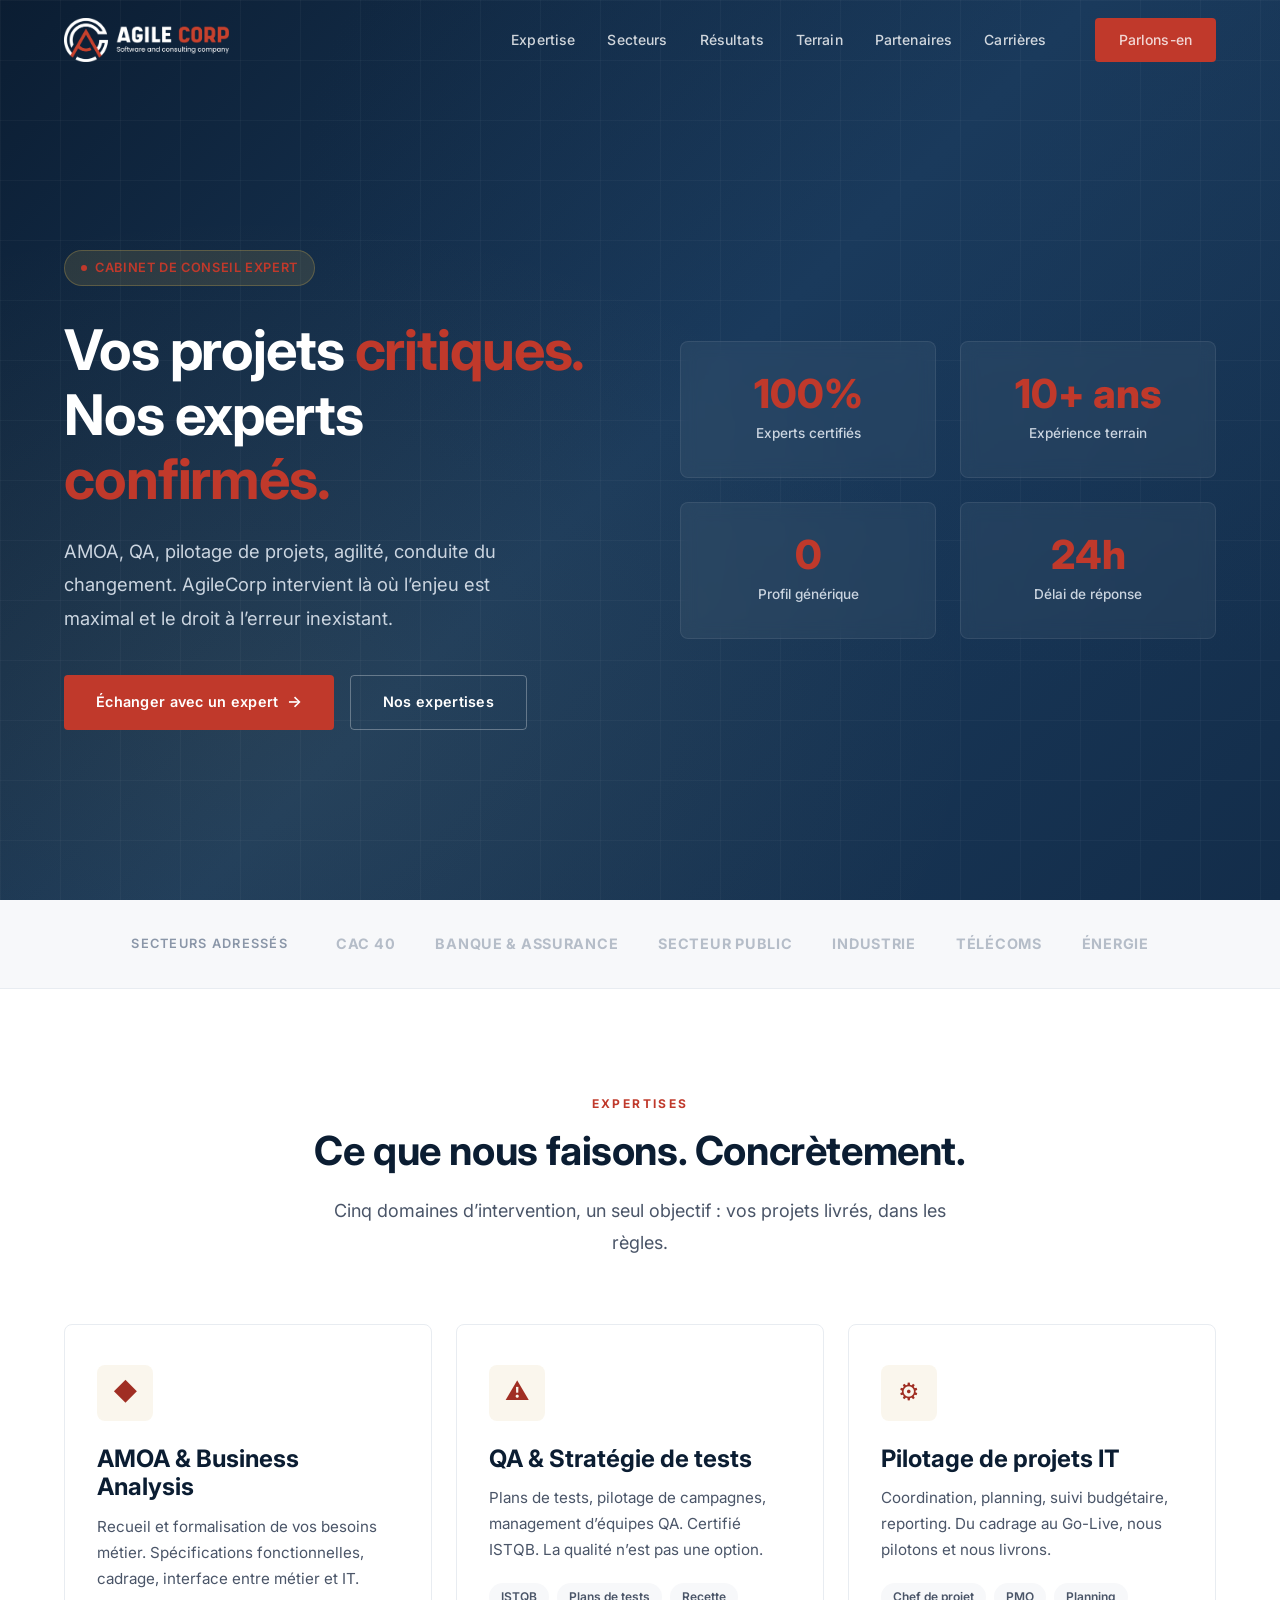
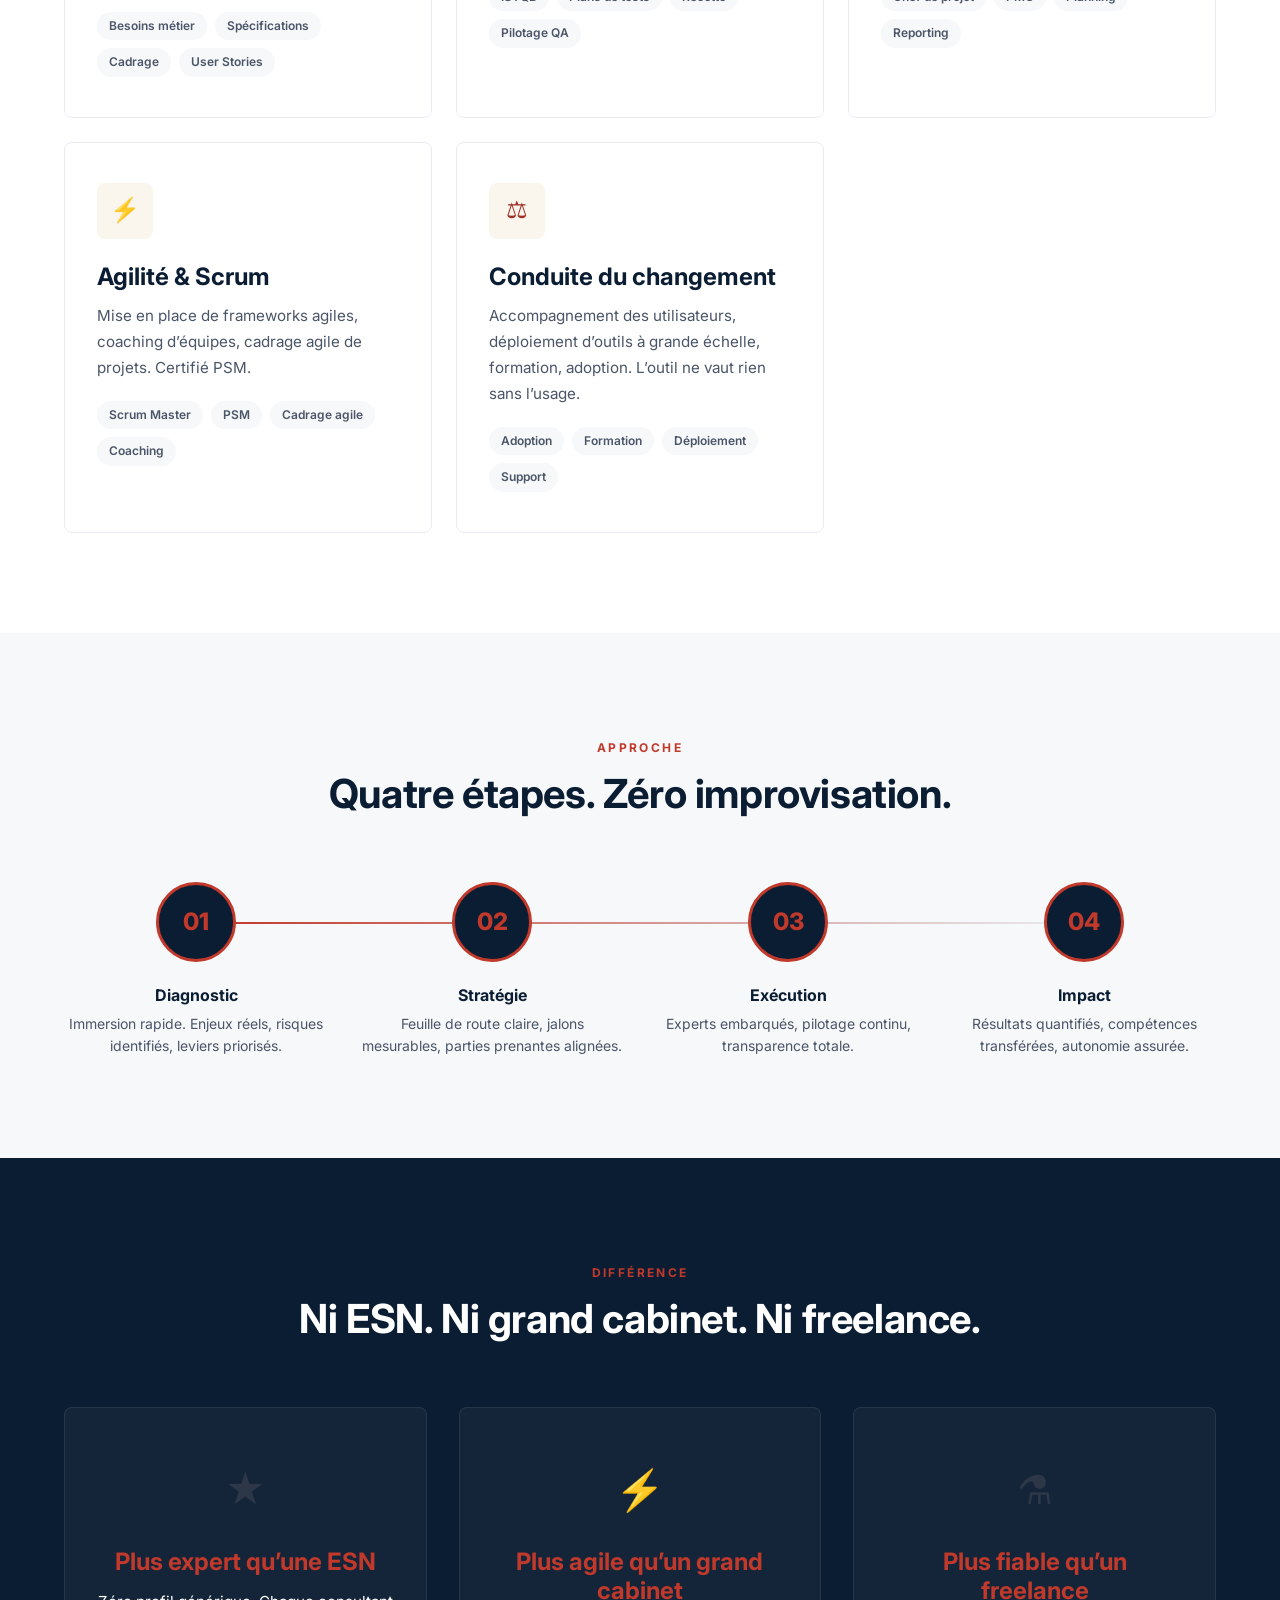
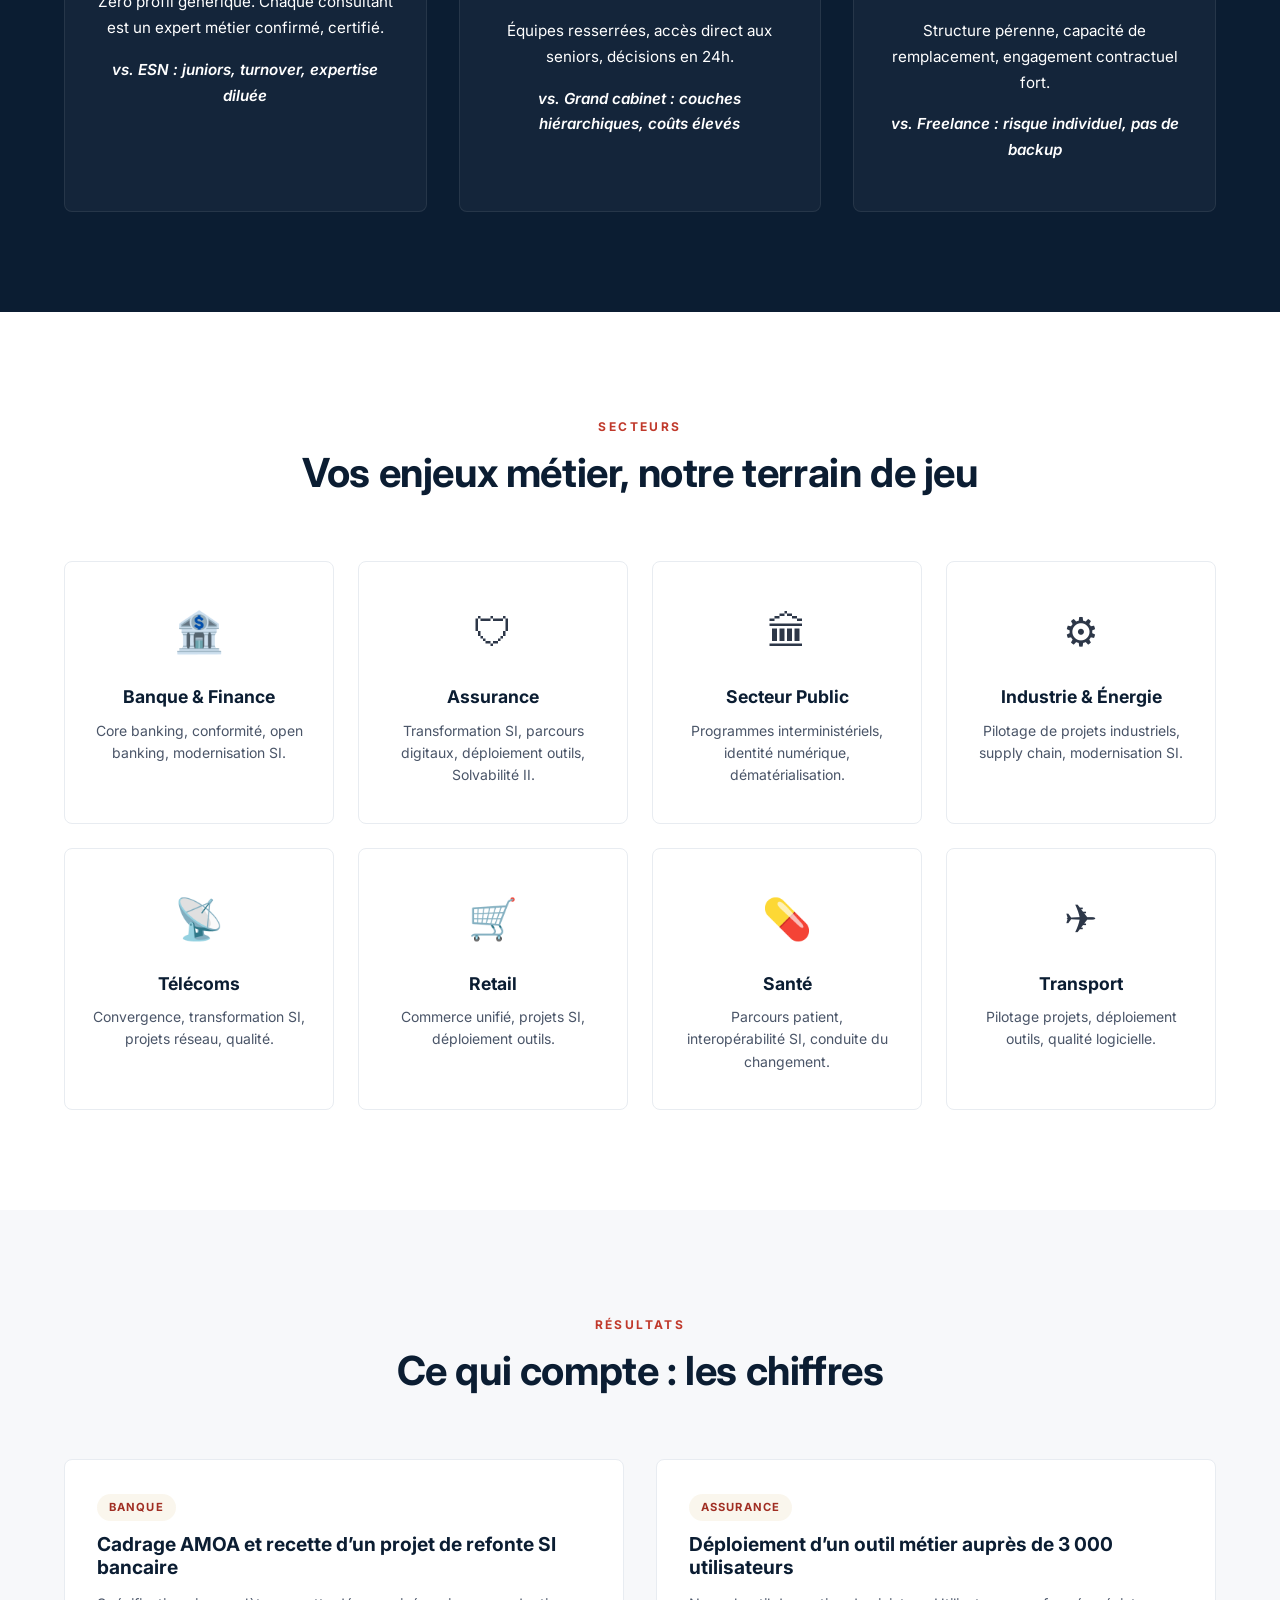
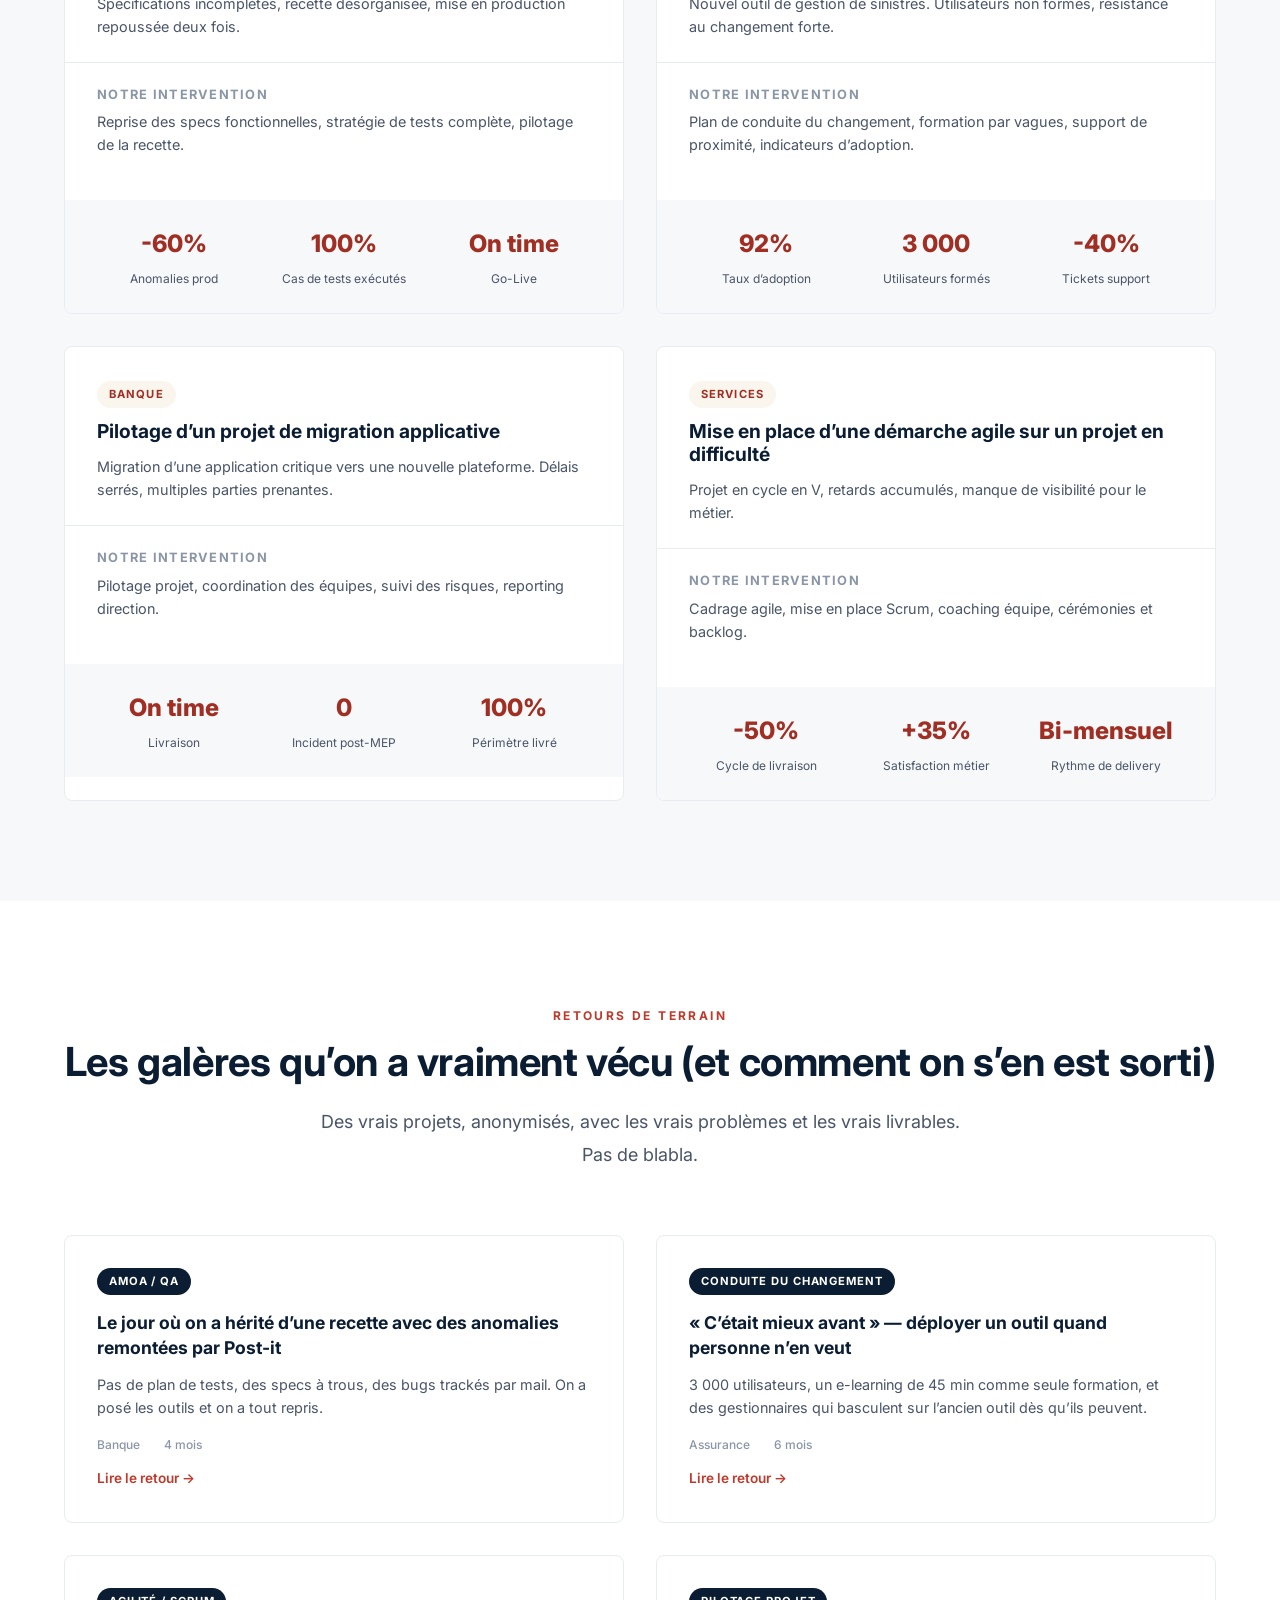
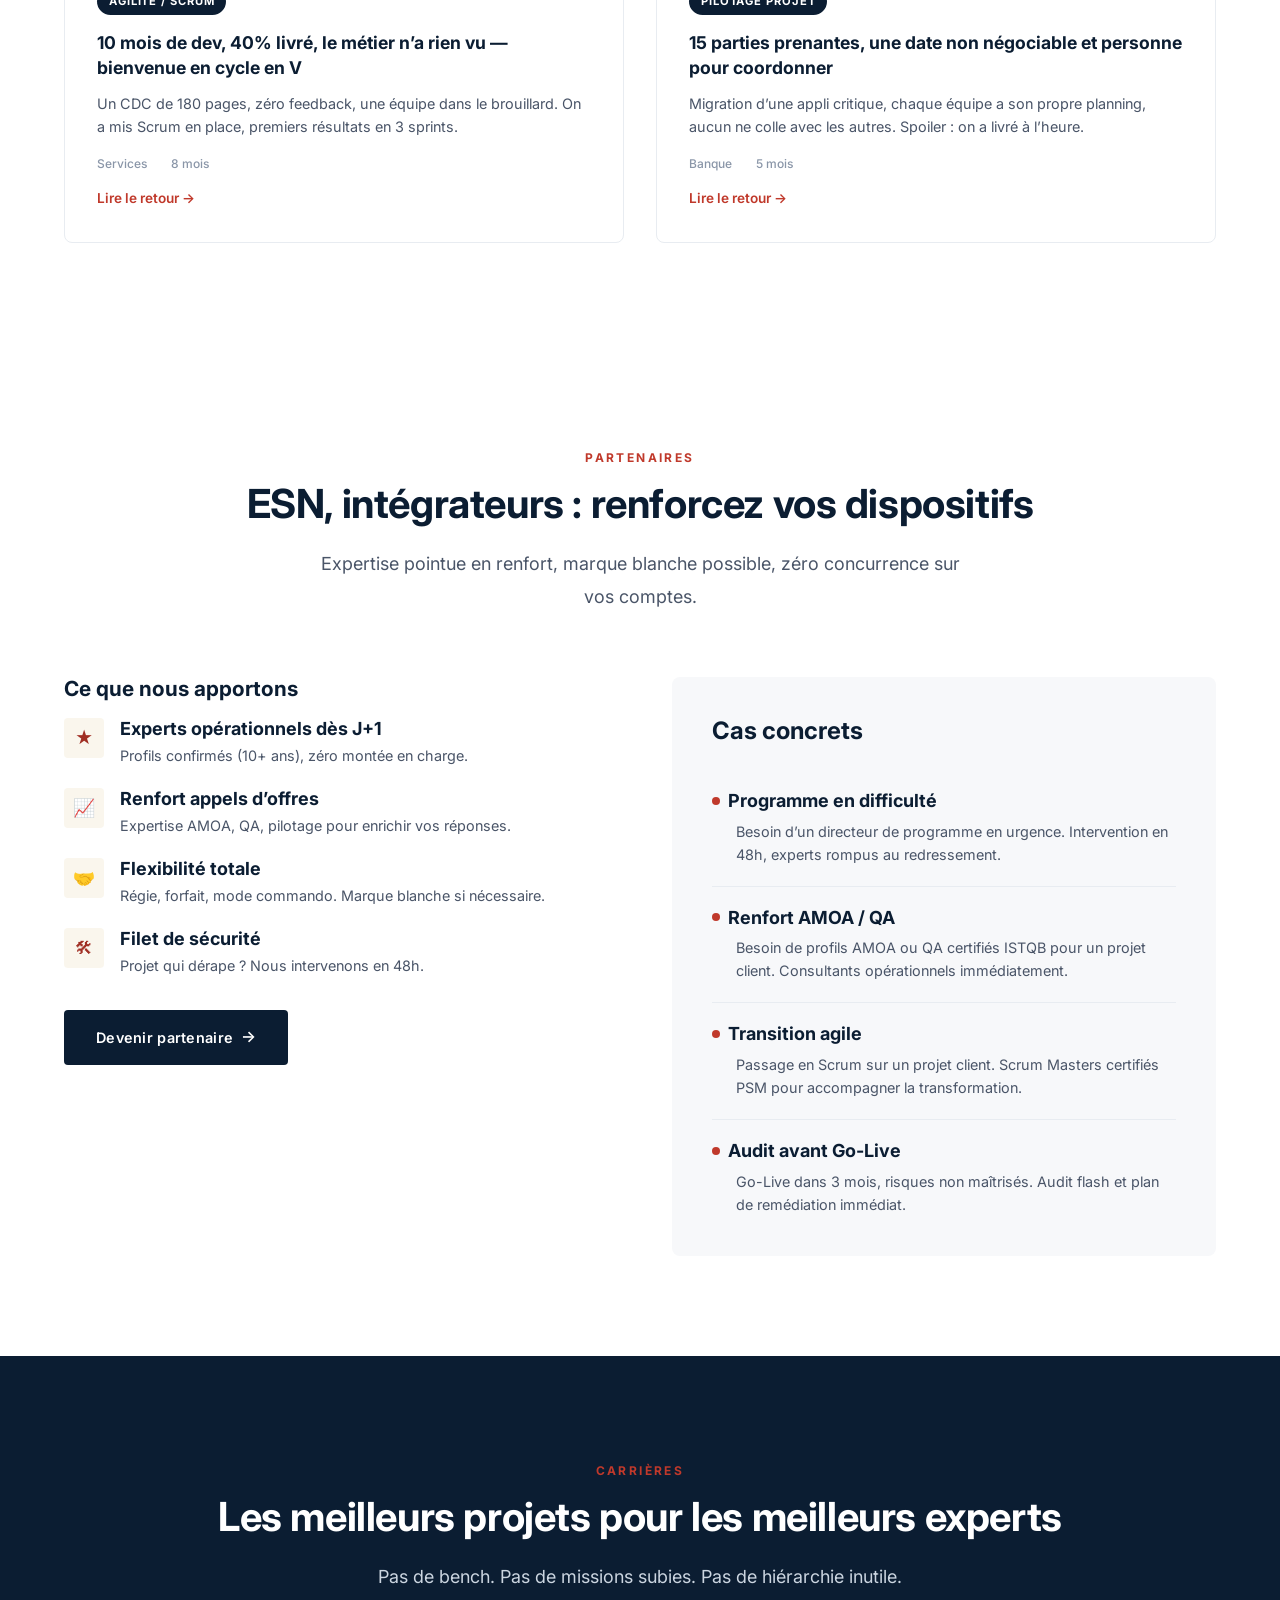
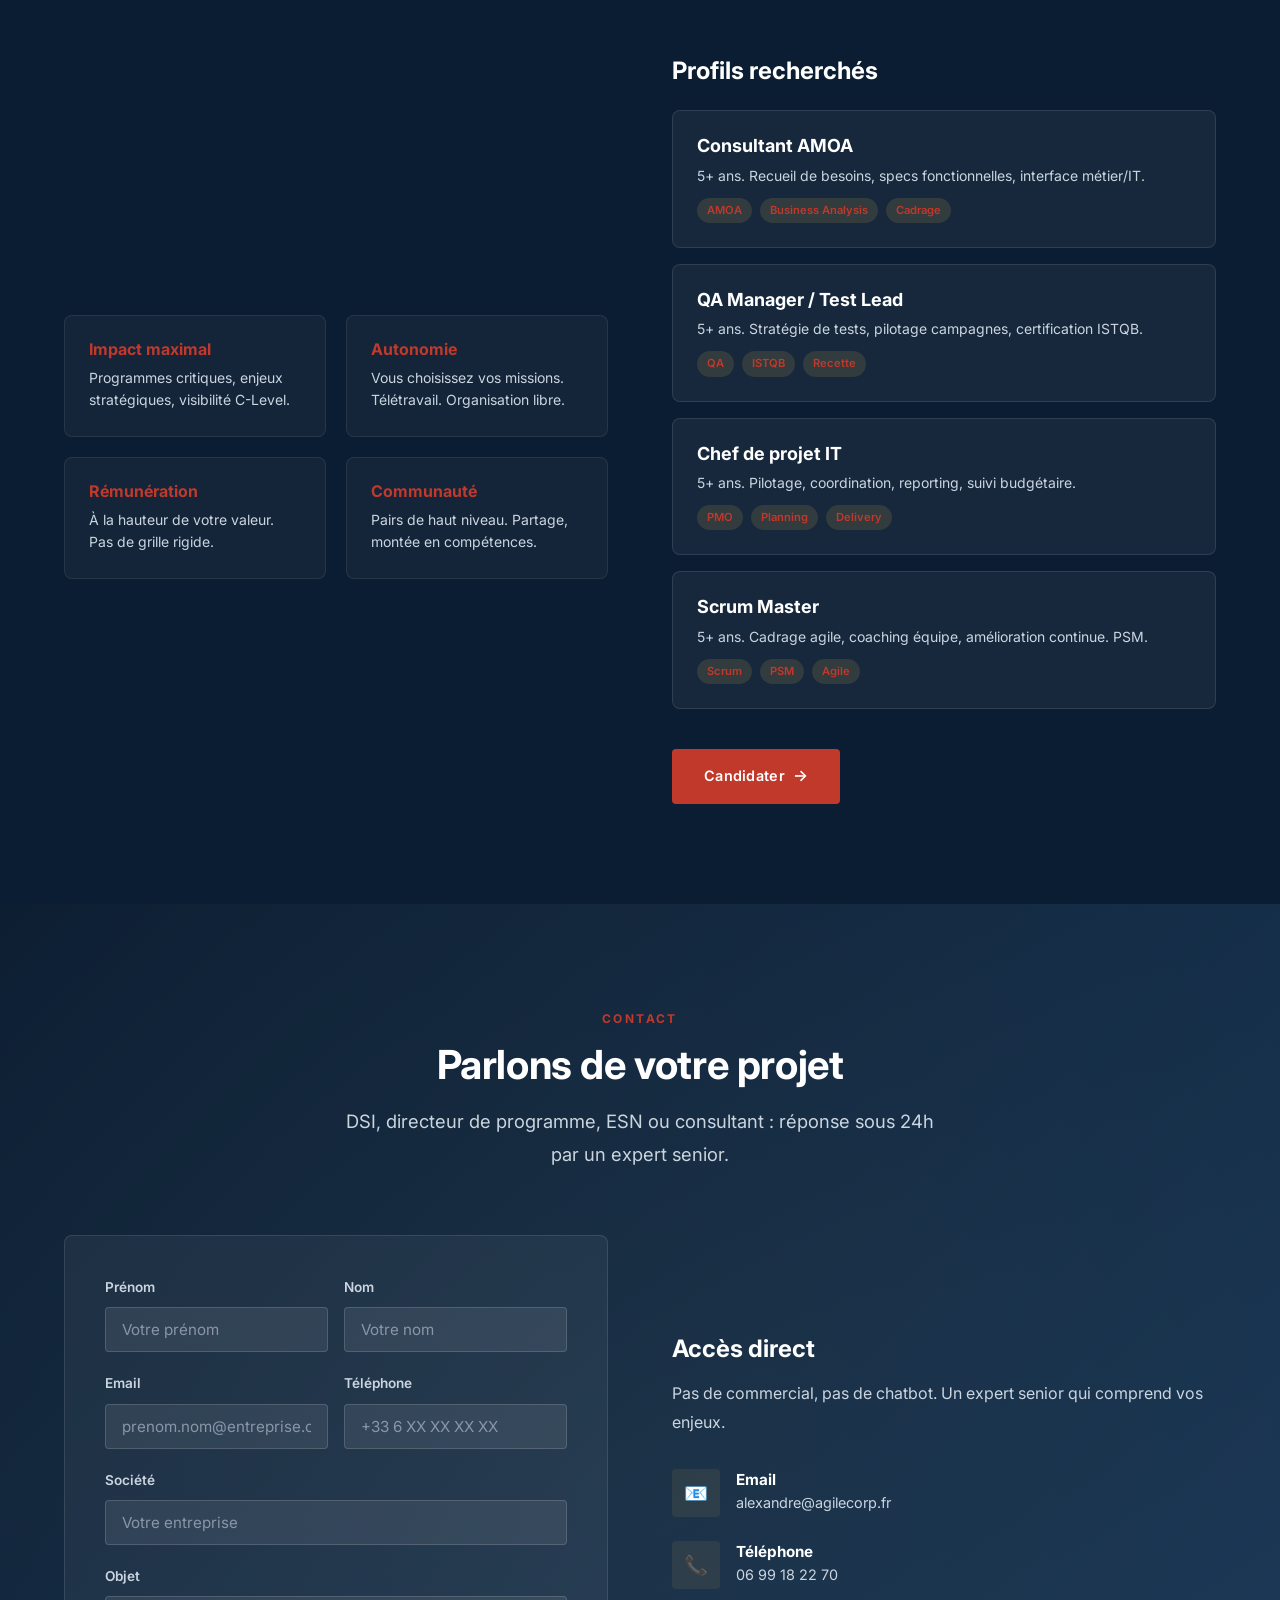
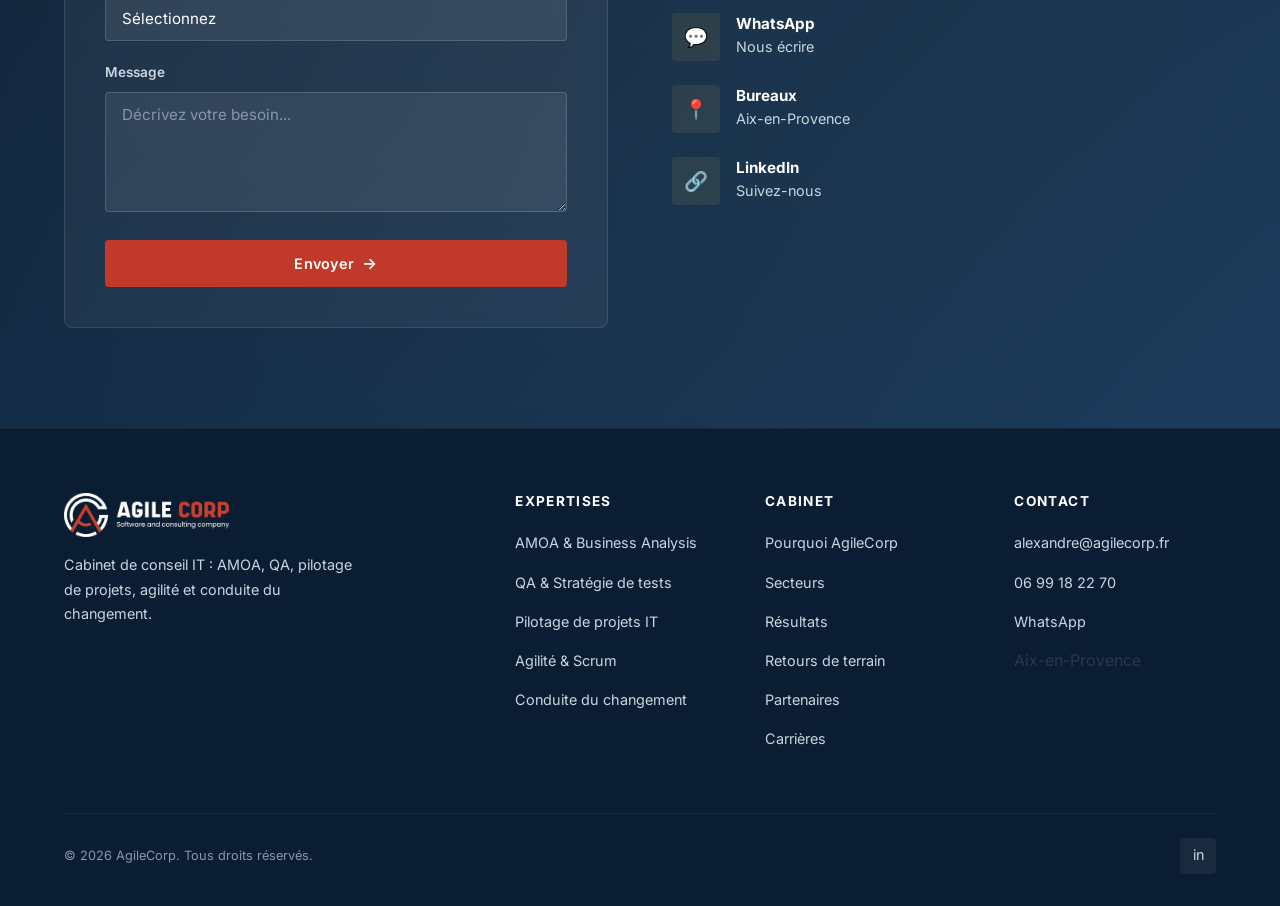
<file: index.html>
<!DOCTYPE html>
<html lang="fr">
<head>
  <meta charset="UTF-8">
  <meta name="viewport" content="width=device-width, initial-scale=1.0">
  <meta name="description" content="AgileCorp &mdash; Cabinet de conseil IT : AMOA, QA, pilotage de projets, agilit&eacute; et conduite du changement. Experts confirm&eacute;s, z&eacute;ro bullshit.">
  <meta name="keywords" content="conseil, AMOA, QA, pilotage projet, Scrum, conduite du changement, DSI, consulting, Aix-en-Provence">
  <meta name="author" content="AgileCorp">
  <meta property="og:title" content="AgileCorp | Conseil IT &mdash; AMOA, QA, Pilotage, Agilit&eacute;">
  <meta property="og:description" content="Cabinet de conseil IT. AMOA, QA, pilotage de projets, Scrum et conduite du changement. Experts confirm&eacute;s.">
  <meta property="og:type" content="website">
  <meta property="og:url" content="https://agilecorp.fr">
  <meta property="og:image" content="https://agilecorp.fr/logo-agile-corp.png">
  <title>AgileCorp | Conseil IT &mdash; AMOA, QA, Pilotage, Agilit&eacute;</title>
  <link rel="preconnect" href="https://fonts.googleapis.com">
  <link rel="preconnect" href="https://fonts.gstatic.com" crossorigin>
  <link href="https://fonts.googleapis.com/css2?family=Inter:wght@400;500;600;700;800;900&display=swap" rel="stylesheet">
  <link rel="stylesheet" href="css/style.css">
  <link rel="icon" type="image/png" href="logo-agile-corp.png">
  <link rel="canonical" href="https://agilecorp.fr/">
</head>
<body>

  <!-- HEADER -->
  <header class="header header--transparent">
    <div class="container">
      <a href="#" class="logo">
        <img src="logo-agile-corp-blanc-baseline.png" alt="AgileCorp" class="logo-img">
      </a>
      <nav class="nav-links">
        <a href="#expertise">Expertise</a>
        <a href="#secteurs">Secteurs</a>
        <a href="#cas">R&eacute;sultats</a>
        <a href="#terrain">Terrain</a>
        <a href="#partenariats">Partenaires</a>
        <a href="#carrieres">Carri&egrave;res</a>
        <a href="#contact" class="btn btn-primary btn-sm nav-cta">Parlons-en</a>
      </nav>
      <button class="nav-toggle" aria-label="Menu">
        <span></span><span></span><span></span>
      </button>
    </div>
  </header>

  <!-- HERO -->
  <section class="hero" id="hero">
    <div class="hero-grid"></div>
    <div class="container">
      <div class="hero-content">
        <div class="hero-badge">Cabinet de conseil expert</div>
        <h1>Vos projets <span class="accent">critiques.</span><br>Nos experts <span class="accent">confirm&eacute;s.</span></h1>
        <p class="hero-text">AMOA, QA, pilotage de projets, agilit&eacute;, conduite du changement. AgileCorp intervient l&agrave; o&ugrave; l&rsquo;enjeu est maximal et le droit &agrave; l&rsquo;erreur inexistant.</p>
        <div class="hero-buttons">
          <a href="#contact" class="btn btn-primary btn-arrow">&Eacute;changer avec un expert</a>
          <a href="#expertise" class="btn btn-secondary">Nos expertises</a>
        </div>
      </div>
      <div class="hero-metrics fade-in">
        <div class="metric-card">
          <div class="metric-value" data-count="100" data-suffix="%">0</div>
          <div class="metric-label">Experts certifi&eacute;s</div>
        </div>
        <div class="metric-card">
          <div class="metric-value" data-count="10" data-suffix="+ ans">0</div>
          <div class="metric-label">Exp&eacute;rience terrain</div>
        </div>
        <div class="metric-card">
          <div class="metric-value" data-count="0" data-suffix="" data-prefix="">0</div>
          <div class="metric-label">Profil g&eacute;n&eacute;rique</div>
        </div>
        <div class="metric-card">
          <div class="metric-value" data-count="24" data-suffix="h">0</div>
          <div class="metric-label">D&eacute;lai de r&eacute;ponse</div>
        </div>
      </div>
    </div>
  </section>

  <!-- TRUST BAR -->
  <div class="trust-bar">
    <div class="container">
      <span class="trust-label">Secteurs adress&eacute;s</span>
      <div class="trust-logos">
        <span class="trust-logo">CAC 40</span>
        <span class="trust-logo">Banque &amp; Assurance</span>
        <span class="trust-logo">Secteur Public</span>
        <span class="trust-logo">Industrie</span>
        <span class="trust-logo">T&eacute;l&eacute;coms</span>
        <span class="trust-logo">&Eacute;nergie</span>
      </div>
    </div>
  </div>

  <!-- EXPERTISE -->
  <section class="section" id="expertise">
    <div class="container">
      <div class="section-header fade-in">
        <span class="section-label">Expertises</span>
        <h2 class="section-title">Ce que nous faisons. Concr&egrave;tement.</h2>
        <p class="section-subtitle">Cinq domaines d&rsquo;intervention, un seul objectif : vos projets livr&eacute;s, dans les r&egrave;gles.</p>
      </div>
      <div class="services-grid stagger-children">

        <div class="service-card fade-in">
          <div class="service-icon">&#9670;</div>
          <h3>AMOA &amp; Business Analysis</h3>
          <p>Recueil et formalisation de vos besoins m&eacute;tier. Sp&eacute;cifications fonctionnelles, cadrage, interface entre m&eacute;tier et IT.</p>
          <div class="service-tags">
            <span class="service-tag">Besoins m&eacute;tier</span>
            <span class="service-tag">Sp&eacute;cifications</span>
            <span class="service-tag">Cadrage</span>
            <span class="service-tag">User Stories</span>
          </div>
        </div>

        <div class="service-card fade-in">
          <div class="service-icon">&#9888;</div>
          <h3>QA &amp; Strat&eacute;gie de tests</h3>
          <p>Plans de tests, pilotage de campagnes, management d&rsquo;&eacute;quipes QA. Certifi&eacute; ISTQB. La qualit&eacute; n&rsquo;est pas une option.</p>
          <div class="service-tags">
            <span class="service-tag">ISTQB</span>
            <span class="service-tag">Plans de tests</span>
            <span class="service-tag">Recette</span>
            <span class="service-tag">Pilotage QA</span>
          </div>
        </div>

        <div class="service-card fade-in">
          <div class="service-icon">&#9881;</div>
          <h3>Pilotage de projets IT</h3>
          <p>Coordination, planning, suivi budg&eacute;taire, reporting. Du cadrage au Go-Live, nous pilotons et nous livrons.</p>
          <div class="service-tags">
            <span class="service-tag">Chef de projet</span>
            <span class="service-tag">PMO</span>
            <span class="service-tag">Planning</span>
            <span class="service-tag">Reporting</span>
          </div>
        </div>

        <div class="service-card fade-in">
          <div class="service-icon">&#9889;</div>
          <h3>Agilit&eacute; &amp; Scrum</h3>
          <p>Mise en place de frameworks agiles, coaching d&rsquo;&eacute;quipes, cadrage agile de projets. Certifi&eacute; PSM.</p>
          <div class="service-tags">
            <span class="service-tag">Scrum Master</span>
            <span class="service-tag">PSM</span>
            <span class="service-tag">Cadrage agile</span>
            <span class="service-tag">Coaching</span>
          </div>
        </div>

        <div class="service-card fade-in">
          <div class="service-icon">&#9878;</div>
          <h3>Conduite du changement</h3>
          <p>Accompagnement des utilisateurs, d&eacute;ploiement d&rsquo;outils &agrave; grande &eacute;chelle, formation, adoption. L&rsquo;outil ne vaut rien sans l&rsquo;usage.</p>
          <div class="service-tags">
            <span class="service-tag">Adoption</span>
            <span class="service-tag">Formation</span>
            <span class="service-tag">D&eacute;ploiement</span>
            <span class="service-tag">Support</span>
          </div>
        </div>

      </div>
    </div>
  </section>

  <!-- METHODOLOGIE -->
  <section class="section section--gray">
    <div class="container">
      <div class="section-header fade-in">
        <span class="section-label">Approche</span>
        <h2 class="section-title">Quatre &eacute;tapes. Z&eacute;ro improvisation.</h2>
      </div>
      <div class="method-steps fade-in">
        <div class="method-step">
          <div class="step-number">01</div>
          <h3>Diagnostic</h3>
          <p>Immersion rapide. Enjeux r&eacute;els, risques identifi&eacute;s, leviers prioris&eacute;s.</p>
        </div>
        <div class="method-step">
          <div class="step-number">02</div>
          <h3>Strat&eacute;gie</h3>
          <p>Feuille de route claire, jalons mesurables, parties prenantes align&eacute;es.</p>
        </div>
        <div class="method-step">
          <div class="step-number">03</div>
          <h3>Ex&eacute;cution</h3>
          <p>Experts embarqu&eacute;s, pilotage continu, transparence totale.</p>
        </div>
        <div class="method-step">
          <div class="step-number">04</div>
          <h3>Impact</h3>
          <p>R&eacute;sultats quantifi&eacute;s, comp&eacute;tences transf&eacute;r&eacute;es, autonomie assur&eacute;e.</p>
        </div>
      </div>
    </div>
  </section>

  <!-- DIFFERENCIATEURS -->
  <section class="section section--dark" id="difference">
    <div class="container">
      <div class="section-header fade-in">
        <span class="section-label">Diff&eacute;rence</span>
        <h2 class="section-title">Ni ESN. Ni grand cabinet. Ni freelance.</h2>
      </div>
      <div class="diff-grid stagger-children">
        <div class="diff-card fade-in">
          <div class="diff-icon">&#9733;</div>
          <h3>Plus expert qu&rsquo;une ESN</h3>
          <p>Z&eacute;ro profil g&eacute;n&eacute;rique. Chaque consultant est un expert m&eacute;tier confirm&eacute;, certifi&eacute;.</p>
          <p class="diff-versus">vs. ESN : juniors, turnover, expertise dilu&eacute;e</p>
        </div>
        <div class="diff-card fade-in">
          <div class="diff-icon">&#9889;</div>
          <h3>Plus agile qu&rsquo;un grand cabinet</h3>
          <p>&Eacute;quipes resserr&eacute;es, acc&egrave;s direct aux seniors, d&eacute;cisions en 24h.</p>
          <p class="diff-versus">vs. Grand cabinet : couches hi&eacute;rarchiques, co&ucirc;ts &eacute;lev&eacute;s</p>
        </div>
        <div class="diff-card fade-in">
          <div class="diff-icon">&#9879;</div>
          <h3>Plus fiable qu&rsquo;un freelance</h3>
          <p>Structure p&eacute;renne, capacit&eacute; de remplacement, engagement contractuel fort.</p>
          <p class="diff-versus">vs. Freelance : risque individuel, pas de backup</p>
        </div>
      </div>
    </div>
  </section>

  <!-- SECTEURS -->
  <section class="section" id="secteurs">
    <div class="container">
      <div class="section-header fade-in">
        <span class="section-label">Secteurs</span>
        <h2 class="section-title">Vos enjeux m&eacute;tier, notre terrain de jeu</h2>
      </div>
      <div class="sectors-grid stagger-children">
        <div class="sector-card fade-in">
          <div class="sector-icon">&#127974;</div>
          <h3>Banque &amp; Finance</h3>
          <p>Core banking, conformit&eacute;, open banking, modernisation SI.</p>
        </div>
        <div class="sector-card fade-in">
          <div class="sector-icon">&#128737;</div>
          <h3>Assurance</h3>
          <p>Transformation SI, parcours digitaux, d&eacute;ploiement outils, Solvabilit&eacute; II.</p>
        </div>
        <div class="sector-card fade-in">
          <div class="sector-icon">&#127963;</div>
          <h3>Secteur Public</h3>
          <p>Programmes interminist&eacute;riels, identit&eacute; num&eacute;rique, d&eacute;mat&eacute;rialisation.</p>
        </div>
        <div class="sector-card fade-in">
          <div class="sector-icon">&#9881;</div>
          <h3>Industrie &amp; &Eacute;nergie</h3>
          <p>Pilotage de projets industriels, supply chain, modernisation SI.</p>
        </div>
        <div class="sector-card fade-in">
          <div class="sector-icon">&#128225;</div>
          <h3>T&eacute;l&eacute;coms</h3>
          <p>Convergence, transformation SI, projets r&eacute;seau, qualit&eacute;.</p>
        </div>
        <div class="sector-card fade-in">
          <div class="sector-icon">&#128722;</div>
          <h3>Retail</h3>
          <p>Commerce unifi&eacute;, projets SI, d&eacute;ploiement outils.</p>
        </div>
        <div class="sector-card fade-in">
          <div class="sector-icon">&#128138;</div>
          <h3>Sant&eacute;</h3>
          <p>Parcours patient, interop&eacute;rabilit&eacute; SI, conduite du changement.</p>
        </div>
        <div class="sector-card fade-in">
          <div class="sector-icon">&#9992;</div>
          <h3>Transport</h3>
          <p>Pilotage projets, d&eacute;ploiement outils, qualit&eacute; logicielle.</p>
        </div>
      </div>
    </div>
  </section>

  <!-- CAS CLIENTS -->
  <section class="section section--gray" id="cas">
    <div class="container">
      <div class="section-header fade-in">
        <span class="section-label">R&eacute;sultats</span>
        <h2 class="section-title">Ce qui compte : les chiffres</h2>
      </div>
      <div class="cases-grid">

        <div class="case-card fade-in">
          <div class="case-header">
            <span class="case-sector">Banque</span>
            <h3>Cadrage AMOA et recette d&rsquo;un projet de refonte SI bancaire</h3>
            <p class="case-context">Sp&eacute;cifications incompl&egrave;tes, recette d&eacute;sorganis&eacute;e, mise en production repouss&eacute;e deux fois.</p>
          </div>
          <div class="case-body">
            <div class="case-solution">
              <h4>Notre intervention</h4>
              <p>Reprise des specs fonctionnelles, strat&eacute;gie de tests compl&egrave;te, pilotage de la recette.</p>
            </div>
          </div>
          <div class="case-results">
            <div class="case-result">
              <div class="case-result-value">-60%</div>
              <div class="case-result-label">Anomalies prod</div>
            </div>
            <div class="case-result">
              <div class="case-result-value">100%</div>
              <div class="case-result-label">Cas de tests ex&eacute;cut&eacute;s</div>
            </div>
            <div class="case-result">
              <div class="case-result-value">On time</div>
              <div class="case-result-label">Go-Live</div>
            </div>
          </div>
        </div>

        <div class="case-card fade-in">
          <div class="case-header">
            <span class="case-sector">Assurance</span>
            <h3>D&eacute;ploiement d&rsquo;un outil m&eacute;tier aupr&egrave;s de 3 000 utilisateurs</h3>
            <p class="case-context">Nouvel outil de gestion de sinistres. Utilisateurs non form&eacute;s, r&eacute;sistance au changement forte.</p>
          </div>
          <div class="case-body">
            <div class="case-solution">
              <h4>Notre intervention</h4>
              <p>Plan de conduite du changement, formation par vagues, support de proximit&eacute;, indicateurs d&rsquo;adoption.</p>
            </div>
          </div>
          <div class="case-results">
            <div class="case-result">
              <div class="case-result-value">92%</div>
              <div class="case-result-label">Taux d&rsquo;adoption</div>
            </div>
            <div class="case-result">
              <div class="case-result-value">3 000</div>
              <div class="case-result-label">Utilisateurs form&eacute;s</div>
            </div>
            <div class="case-result">
              <div class="case-result-value">-40%</div>
              <div class="case-result-label">Tickets support</div>
            </div>
          </div>
        </div>

        <div class="case-card fade-in">
          <div class="case-header">
            <span class="case-sector">Banque</span>
            <h3>Pilotage d&rsquo;un projet de migration applicative</h3>
            <p class="case-context">Migration d&rsquo;une application critique vers une nouvelle plateforme. D&eacute;lais serr&eacute;s, multiples parties prenantes.</p>
          </div>
          <div class="case-body">
            <div class="case-solution">
              <h4>Notre intervention</h4>
              <p>Pilotage projet, coordination des &eacute;quipes, suivi des risques, reporting direction.</p>
            </div>
          </div>
          <div class="case-results">
            <div class="case-result">
              <div class="case-result-value">On time</div>
              <div class="case-result-label">Livraison</div>
            </div>
            <div class="case-result">
              <div class="case-result-value">0</div>
              <div class="case-result-label">Incident post-MEP</div>
            </div>
            <div class="case-result">
              <div class="case-result-value">100%</div>
              <div class="case-result-label">P&eacute;rim&egrave;tre livr&eacute;</div>
            </div>
          </div>
        </div>

        <div class="case-card fade-in">
          <div class="case-header">
            <span class="case-sector">Services</span>
            <h3>Mise en place d&rsquo;une d&eacute;marche agile sur un projet en difficult&eacute;</h3>
            <p class="case-context">Projet en cycle en V, retards accumul&eacute;s, manque de visibilit&eacute; pour le m&eacute;tier.</p>
          </div>
          <div class="case-body">
            <div class="case-solution">
              <h4>Notre intervention</h4>
              <p>Cadrage agile, mise en place Scrum, coaching &eacute;quipe, c&eacute;r&eacute;monies et backlog.</p>
            </div>
          </div>
          <div class="case-results">
            <div class="case-result">
              <div class="case-result-value">-50%</div>
              <div class="case-result-label">Cycle de livraison</div>
            </div>
            <div class="case-result">
              <div class="case-result-value">+35%</div>
              <div class="case-result-label">Satisfaction m&eacute;tier</div>
            </div>
            <div class="case-result">
              <div class="case-result-value">Bi-mensuel</div>
              <div class="case-result-label">Rythme de delivery</div>
            </div>
          </div>
        </div>

      </div>
    </div>
  </section>

  <!-- RETOURS DE TERRAIN -->
  <section class="section" id="terrain">
    <div class="container">
      <div class="section-header fade-in">
        <span class="section-label">Retours de terrain</span>
        <h2 class="section-title">Les galères qu&rsquo;on a vraiment vécu (et comment on s&rsquo;en est sorti)</h2>
        <p class="section-subtitle">Des vrais projets, anonymisés, avec les vrais problèmes et les vrais livrables. Pas de blabla.</p>
      </div>
      <div class="insights-grid stagger-children">

        <a href="articles/recette-refonte-si-bancaire.html" class="insight-card fade-in">
          <div class="insight-tag">AMOA / QA</div>
          <h3>Le jour o&ugrave; on a hérité d&rsquo;une recette avec des anomalies remontées par Post-it</h3>
          <p>Pas de plan de tests, des specs à trous, des bugs trackés par mail. On a posé les outils et on a tout repris.</p>
          <div class="insight-meta">
            <span>Banque</span>
            <span>4 mois</span>
          </div>
          <span class="insight-link">Lire le retour &rarr;</span>
        </a>

        <a href="articles/deploiement-3000-utilisateurs.html" class="insight-card fade-in">
          <div class="insight-tag">Conduite du changement</div>
          <h3>&laquo;&nbsp;C&rsquo;était mieux avant&nbsp;&raquo; &mdash; déployer un outil quand personne n&rsquo;en veut</h3>
          <p>3 000 utilisateurs, un e-learning de 45 min comme seule formation, et des gestionnaires qui basculent sur l&rsquo;ancien outil dès qu&rsquo;ils peuvent.</p>
          <div class="insight-meta">
            <span>Assurance</span>
            <span>6 mois</span>
          </div>
          <span class="insight-link">Lire le retour &rarr;</span>
        </a>

        <a href="articles/sauver-projet-agile.html" class="insight-card fade-in">
          <div class="insight-tag">Agilit&eacute; / Scrum</div>
          <h3>10 mois de dev, 40% livré, le métier n&rsquo;a rien vu &mdash; bienvenue en cycle en V</h3>
          <p>Un CDC de 180 pages, zéro feedback, une équipe dans le brouillard. On a mis Scrum en place, premiers résultats en 3 sprints.</p>
          <div class="insight-meta">
            <span>Services</span>
            <span>8 mois</span>
          </div>
          <span class="insight-link">Lire le retour &rarr;</span>
        </a>

        <a href="articles/migration-applicative-critique.html" class="insight-card fade-in">
          <div class="insight-tag">Pilotage projet</div>
          <h3>15 parties prenantes, une date non négociable et personne pour coordonner</h3>
          <p>Migration d&rsquo;une appli critique, chaque équipe a son propre planning, aucun ne colle avec les autres. Spoiler : on a livré à l&rsquo;heure.</p>
          <div class="insight-meta">
            <span>Banque</span>
            <span>5 mois</span>
          </div>
          <span class="insight-link">Lire le retour &rarr;</span>
        </a>

      </div>
    </div>
  </section>

  <!-- PARTENARIATS -->
  <section class="section" id="partenariats">
    <div class="container">
      <div class="section-header fade-in">
        <span class="section-label">Partenaires</span>
        <h2 class="section-title">ESN, int&eacute;grateurs : renforcez vos dispositifs</h2>
        <p class="section-subtitle">Expertise pointue en renfort, marque blanche possible, z&eacute;ro concurrence sur vos comptes.</p>
      </div>
      <div class="partner-content">
        <div class="partner-text fade-in-left">
          <h3>Ce que nous apportons</h3>
          <div class="partner-benefits">
            <div class="partner-benefit">
              <div class="partner-benefit-icon">&#9733;</div>
              <div>
                <h4>Experts op&eacute;rationnels d&egrave;s J+1</h4>
                <p>Profils confirm&eacute;s (10+ ans), z&eacute;ro mont&eacute;e en charge.</p>
              </div>
            </div>
            <div class="partner-benefit">
              <div class="partner-benefit-icon">&#128200;</div>
              <div>
                <h4>Renfort appels d&rsquo;offres</h4>
                <p>Expertise AMOA, QA, pilotage pour enrichir vos r&eacute;ponses.</p>
              </div>
            </div>
            <div class="partner-benefit">
              <div class="partner-benefit-icon">&#129309;</div>
              <div>
                <h4>Flexibilit&eacute; totale</h4>
                <p>R&eacute;gie, forfait, mode commando. Marque blanche si n&eacute;cessaire.</p>
              </div>
            </div>
            <div class="partner-benefit">
              <div class="partner-benefit-icon">&#128736;</div>
              <div>
                <h4>Filet de s&eacute;curit&eacute;</h4>
                <p>Projet qui d&eacute;rape ? Nous intervenons en 48h.</p>
              </div>
            </div>
          </div>
          <a href="#contact" class="btn btn-dark btn-arrow">Devenir partenaire</a>
        </div>
        <div class="partner-scenarios fade-in-right">
          <h3>Cas concrets</h3>
          <div class="scenario">
            <h4>Programme en difficult&eacute;</h4>
            <p>Besoin d&rsquo;un directeur de programme en urgence. Intervention en 48h, experts rompus au redressement.</p>
          </div>
          <div class="scenario">
            <h4>Renfort AMOA / QA</h4>
            <p>Besoin de profils AMOA ou QA certifi&eacute;s ISTQB pour un projet client. Consultants op&eacute;rationnels imm&eacute;diatement.</p>
          </div>
          <div class="scenario">
            <h4>Transition agile</h4>
            <p>Passage en Scrum sur un projet client. Scrum Masters certifi&eacute;s PSM pour accompagner la transformation.</p>
          </div>
          <div class="scenario">
            <h4>Audit avant Go-Live</h4>
            <p>Go-Live dans 3 mois, risques non ma&icirc;tris&eacute;s. Audit flash et plan de rem&eacute;diation imm&eacute;diat.</p>
          </div>
        </div>
      </div>
    </div>
  </section>

  <!-- CARRIERES -->
  <section class="section section--dark" id="carrieres">
    <div class="container">
      <div class="section-header fade-in">
        <span class="section-label">Carri&egrave;res</span>
        <h2 class="section-title">Les meilleurs projets pour les meilleurs experts</h2>
        <p class="section-subtitle">Pas de bench. Pas de missions subies. Pas de hi&eacute;rarchie inutile.</p>
      </div>
      <div class="careers-content">
        <div class="fade-in-left">
          <div class="careers-values">
            <div class="value-item">
              <h4>Impact maximal</h4>
              <p>Programmes critiques, enjeux strat&eacute;giques, visibilit&eacute; C-Level.</p>
            </div>
            <div class="value-item">
              <h4>Autonomie</h4>
              <p>Vous choisissez vos missions. T&eacute;l&eacute;travail. Organisation libre.</p>
            </div>
            <div class="value-item">
              <h4>R&eacute;mun&eacute;ration</h4>
              <p>&Agrave; la hauteur de votre valeur. Pas de grille rigide.</p>
            </div>
            <div class="value-item">
              <h4>Communaut&eacute;</h4>
              <p>Pairs de haut niveau. Partage, mont&eacute;e en comp&eacute;tences.</p>
            </div>
          </div>
        </div>
        <div class="careers-profiles fade-in-right">
          <h3>Profils recherch&eacute;s</h3>
          <div class="profile-card">
            <h4>Consultant AMOA</h4>
            <p>5+ ans. Recueil de besoins, specs fonctionnelles, interface m&eacute;tier/IT.</p>
            <div class="profile-tags">
              <span class="profile-tag">AMOA</span>
              <span class="profile-tag">Business Analysis</span>
              <span class="profile-tag">Cadrage</span>
            </div>
          </div>
          <div class="profile-card">
            <h4>QA Manager / Test Lead</h4>
            <p>5+ ans. Strat&eacute;gie de tests, pilotage campagnes, certification ISTQB.</p>
            <div class="profile-tags">
              <span class="profile-tag">QA</span>
              <span class="profile-tag">ISTQB</span>
              <span class="profile-tag">Recette</span>
            </div>
          </div>
          <div class="profile-card">
            <h4>Chef de projet IT</h4>
            <p>5+ ans. Pilotage, coordination, reporting, suivi budg&eacute;taire.</p>
            <div class="profile-tags">
              <span class="profile-tag">PMO</span>
              <span class="profile-tag">Planning</span>
              <span class="profile-tag">Delivery</span>
            </div>
          </div>
          <div class="profile-card">
            <h4>Scrum Master</h4>
            <p>5+ ans. Cadrage agile, coaching &eacute;quipe, am&eacute;lioration continue. PSM.</p>
            <div class="profile-tags">
              <span class="profile-tag">Scrum</span>
              <span class="profile-tag">PSM</span>
              <span class="profile-tag">Agile</span>
            </div>
          </div>
          <a href="#contact" class="btn btn-primary btn-arrow" style="margin-top: 24px;">Candidater</a>
        </div>
      </div>
    </div>
  </section>

  <!-- CONTACT -->
  <section class="cta-section" id="contact">
    <div class="container">
      <div class="section-header fade-in">
        <span class="section-label">Contact</span>
        <h2>Parlons de votre projet</h2>
        <p class="cta-text">DSI, directeur de programme, ESN ou consultant : r&eacute;ponse sous 24h par un expert senior.</p>
      </div>
      <div class="contact-grid">
        <form class="contact-form fade-in-left" id="contactForm">
          <div class="form-row">
            <div class="form-group">
              <label for="prenom">Pr&eacute;nom</label>
              <input type="text" id="prenom" name="prenom" placeholder="Votre pr&eacute;nom" required>
            </div>
            <div class="form-group">
              <label for="nom">Nom</label>
              <input type="text" id="nom" name="nom" placeholder="Votre nom" required>
            </div>
          </div>
          <div class="form-row">
            <div class="form-group">
              <label for="email">Email</label>
              <input type="email" id="email" name="email" placeholder="prenom.nom@entreprise.com" required>
            </div>
            <div class="form-group">
              <label for="telephone">T&eacute;l&eacute;phone</label>
              <input type="tel" id="telephone" name="telephone" placeholder="+33 6 XX XX XX XX">
            </div>
          </div>
          <div class="form-group">
            <label for="societe">Soci&eacute;t&eacute;</label>
            <input type="text" id="societe" name="societe" placeholder="Votre entreprise">
          </div>
          <div class="form-group">
            <label for="objet">Objet</label>
            <select id="objet" name="objet" required>
              <option value="" disabled selected>S&eacute;lectionnez</option>
              <option value="mission">Mission / Projet</option>
              <option value="partenariat">Partenariat ESN</option>
              <option value="candidature">Candidature</option>
              <option value="autre">Autre</option>
            </select>
          </div>
          <div class="form-group">
            <label for="message">Message</label>
            <textarea id="message" name="message" placeholder="D&eacute;crivez votre besoin..." required></textarea>
          </div>
          <div aria-hidden="true" style="position:absolute;left:-9999px;width:1px;height:1px;overflow:hidden;">
            <label for="site_web">Ne pas remplir</label>
            <input type="text" id="site_web" name="site_web" tabindex="-1" autocomplete="off">
          </div>
          <button type="submit" class="btn btn-primary btn-arrow" style="width: 100%; justify-content: center;">Envoyer</button>
        </form>
        <div class="contact-info fade-in-right">
          <h3>Acc&egrave;s direct</h3>
          <p>Pas de commercial, pas de chatbot. Un expert senior qui comprend vos enjeux.</p>
          <div class="contact-detail">
            <div class="contact-detail-icon">&#128231;</div>
            <div>
              <h4>Email</h4>
              <p><a href="mailto:alexandre@agilecorp.fr" style="color: var(--color-text-light);">alexandre@agilecorp.fr</a></p>
            </div>
          </div>
          <div class="contact-detail">
            <div class="contact-detail-icon">&#128222;</div>
            <div>
              <h4>T&eacute;l&eacute;phone</h4>
              <p><a href="tel:+33699182270" style="color: var(--color-text-light);">06 99 18 22 70</a></p>
            </div>
          </div>
          <div class="contact-detail">
            <div class="contact-detail-icon">&#128172;</div>
            <div>
              <h4>WhatsApp</h4>
              <p><a href="https://wa.me/33699182270" target="_blank" style="color: var(--color-text-light);">Nous &eacute;crire</a></p>
            </div>
          </div>
          <div class="contact-detail">
            <div class="contact-detail-icon">&#128205;</div>
            <div>
              <h4>Bureaux</h4>
              <p>Aix-en-Provence</p>
            </div>
          </div>
          <div class="contact-detail">
            <div class="contact-detail-icon">&#128279;</div>
            <div>
              <h4>LinkedIn</h4>
              <p><a href="https://fr.linkedin.com/company/ades-it" target="_blank" style="color: var(--color-text-light);">Suivez-nous</a></p>
            </div>
          </div>
        </div>
      </div>
    </div>
  </section>

  <!-- FOOTER -->
  <footer class="footer">
    <div class="container">
      <div class="footer-grid">
        <div class="footer-brand">
          <a href="#" class="logo">
            <img src="logo-agile-corp-blanc-baseline.png" alt="AgileCorp" class="logo-img">
          </a>
          <p>Cabinet de conseil IT : AMOA, QA, pilotage de projets, agilit&eacute; et conduite du changement.</p>
        </div>
        <div>
          <h4>Expertises</h4>
          <ul>
            <li><a href="#expertise">AMOA &amp; Business Analysis</a></li>
            <li><a href="#expertise">QA &amp; Strat&eacute;gie de tests</a></li>
            <li><a href="#expertise">Pilotage de projets IT</a></li>
            <li><a href="#expertise">Agilit&eacute; &amp; Scrum</a></li>
            <li><a href="#expertise">Conduite du changement</a></li>
          </ul>
        </div>
        <div>
          <h4>Cabinet</h4>
          <ul>
            <li><a href="#difference">Pourquoi AgileCorp</a></li>
            <li><a href="#secteurs">Secteurs</a></li>
            <li><a href="#cas">R&eacute;sultats</a></li>
            <li><a href="#terrain">Retours de terrain</a></li>
            <li><a href="#partenariats">Partenaires</a></li>
            <li><a href="#carrieres">Carri&egrave;res</a></li>
          </ul>
        </div>
        <div>
          <h4>Contact</h4>
          <ul>
            <li><a href="mailto:alexandre@agilecorp.fr">alexandre@agilecorp.fr</a></li>
            <li><a href="tel:+33699182270">06 99 18 22 70</a></li>
            <li><a href="https://wa.me/33699182270" target="_blank">WhatsApp</a></li>
            <li>Aix-en-Provence</li>
          </ul>
        </div>
      </div>
      <div class="footer-bottom">
        <p>&copy; 2026 AgileCorp. Tous droits r&eacute;serv&eacute;s.</p>
        <div class="footer-social">
          <a href="https://fr.linkedin.com/company/ades-it" target="_blank" aria-label="LinkedIn">in</a>
        </div>
      </div>
    </div>
  </footer>

  <script src="js/analytics.js"></script>
  <script src="js/main.js"></script>
</body>
</html>
</file>
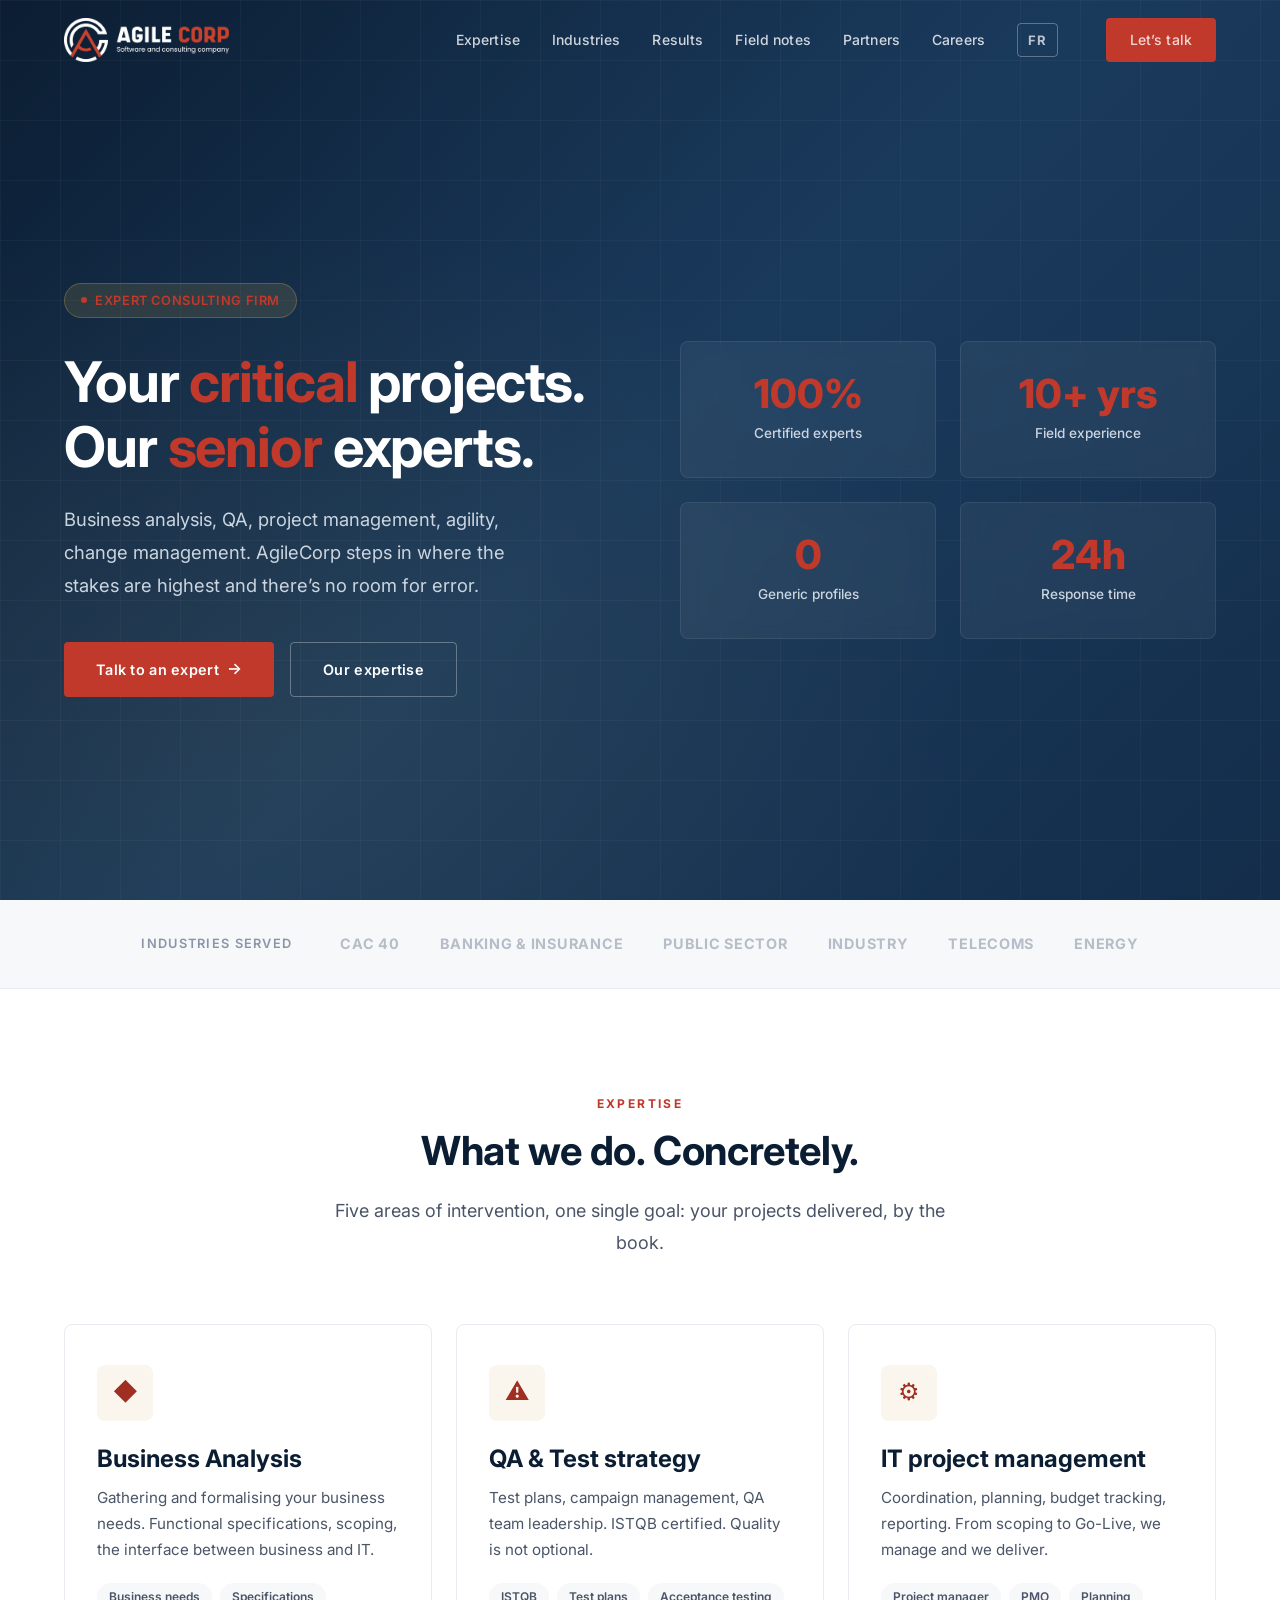
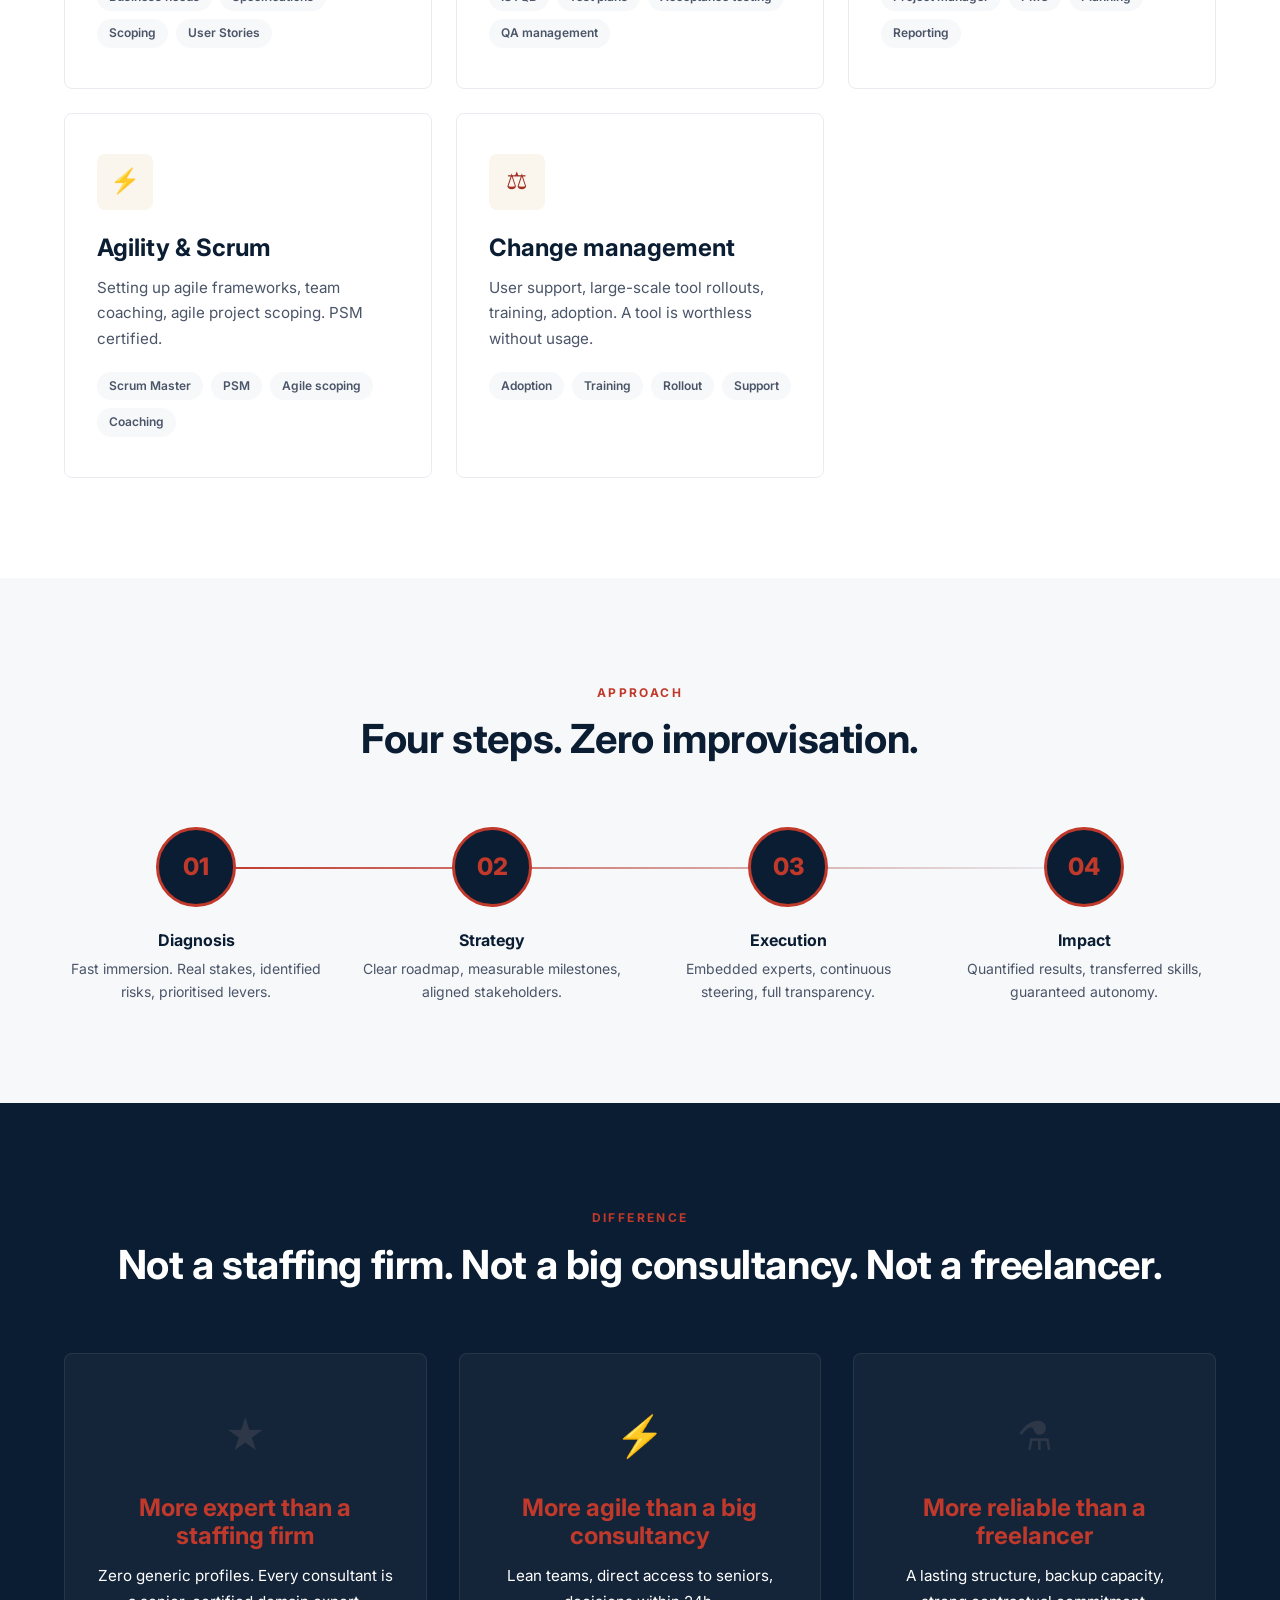
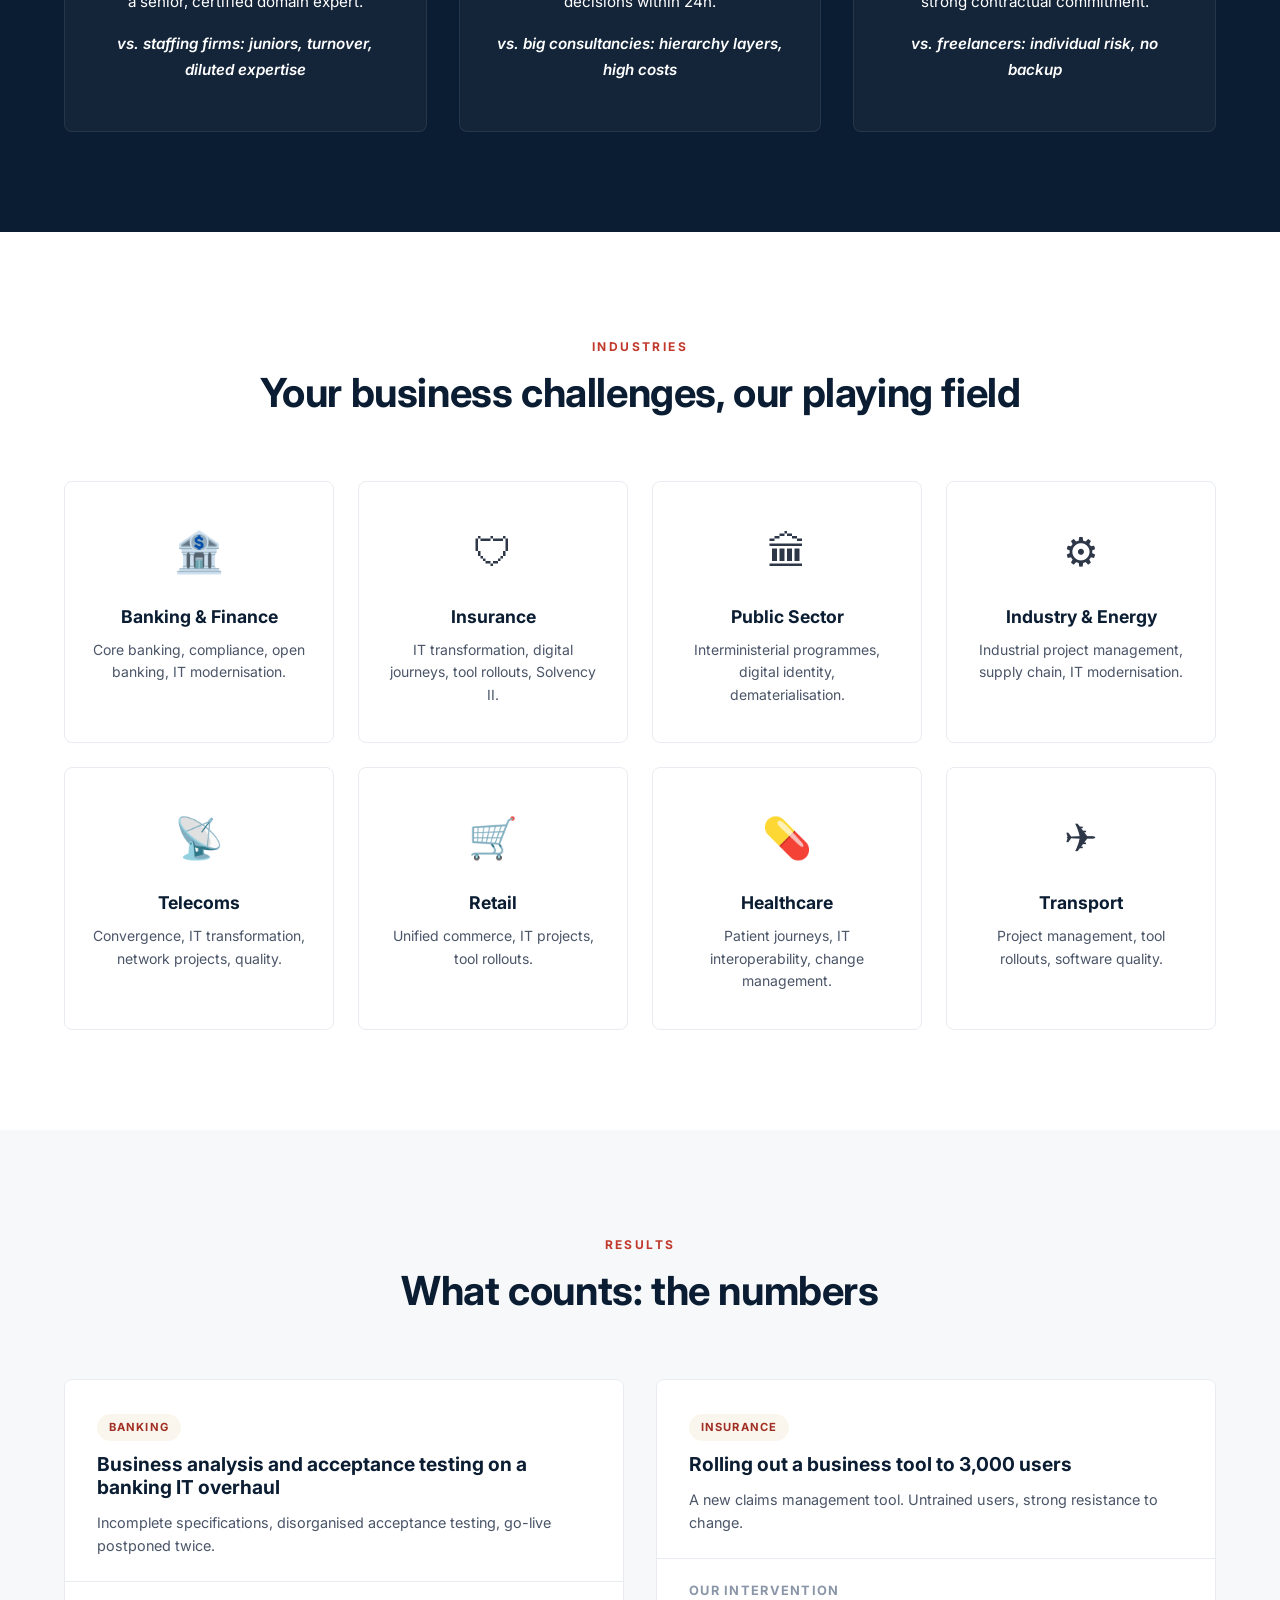
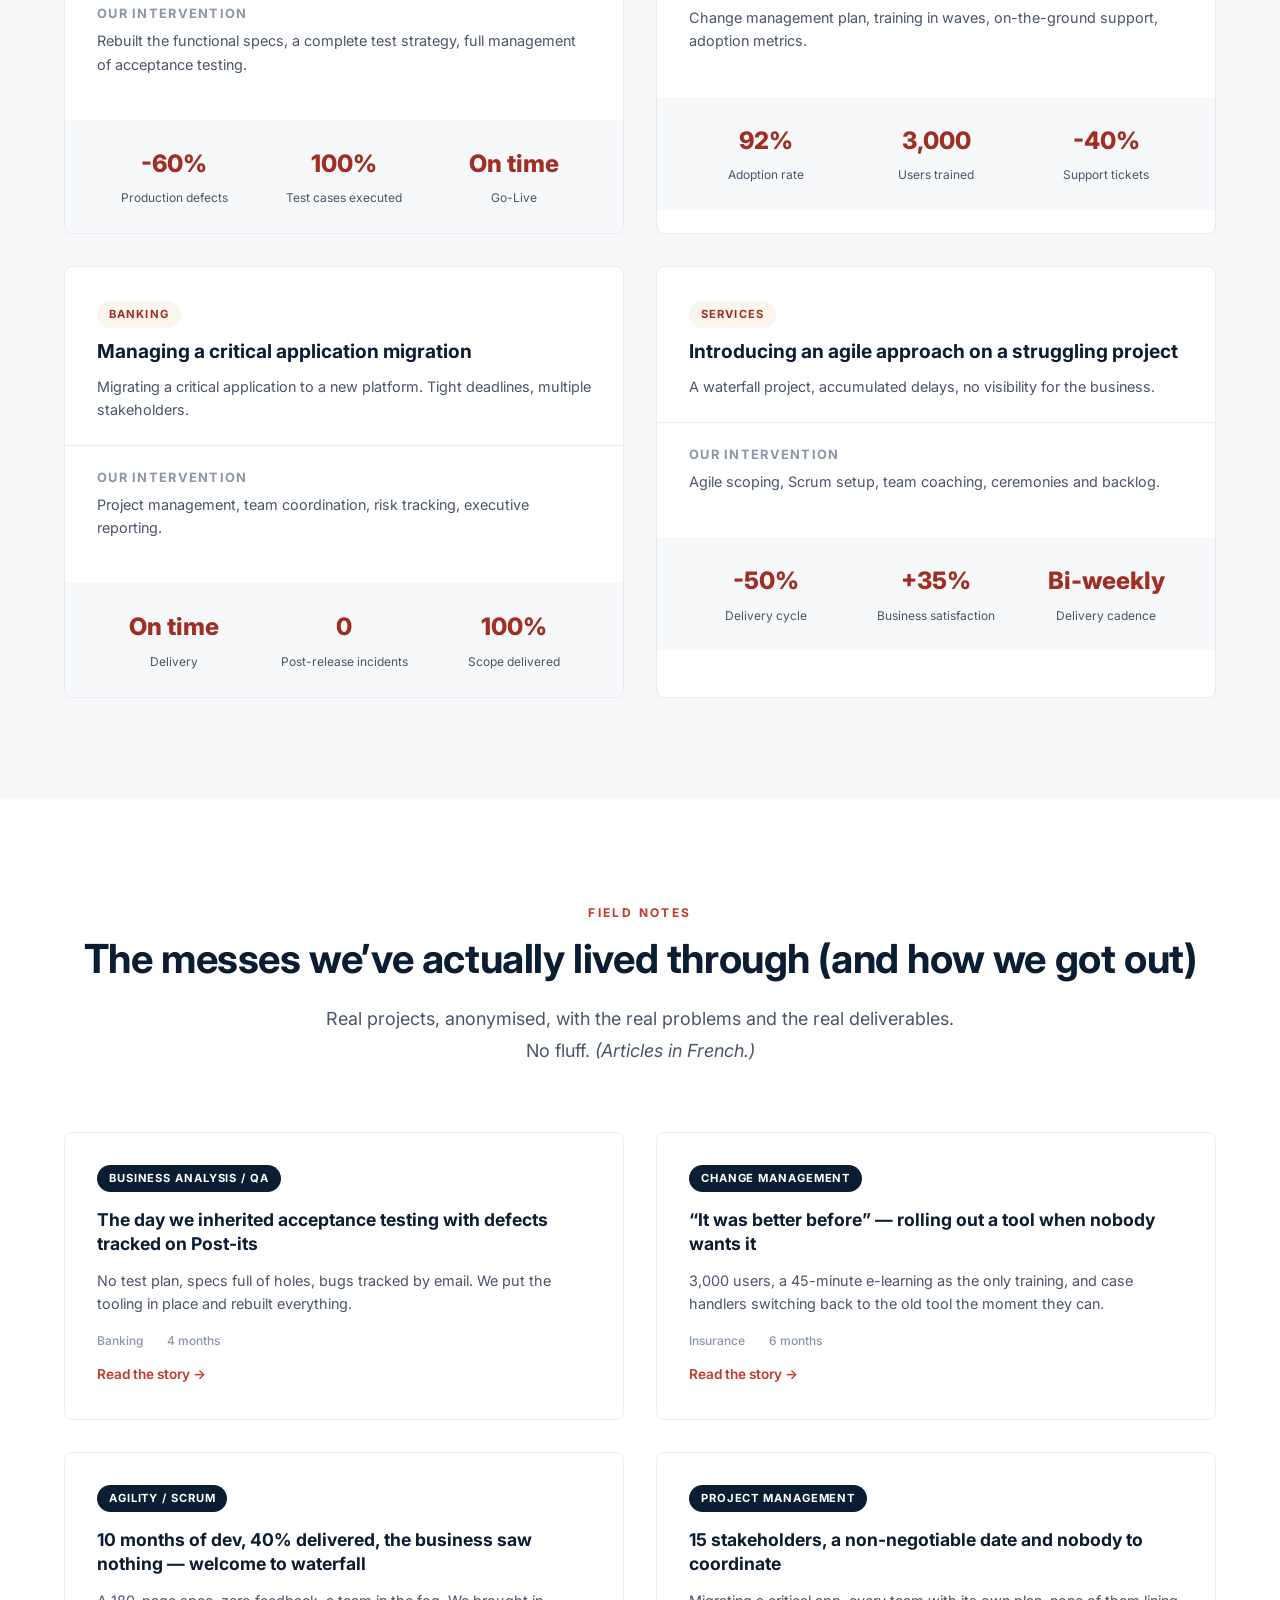
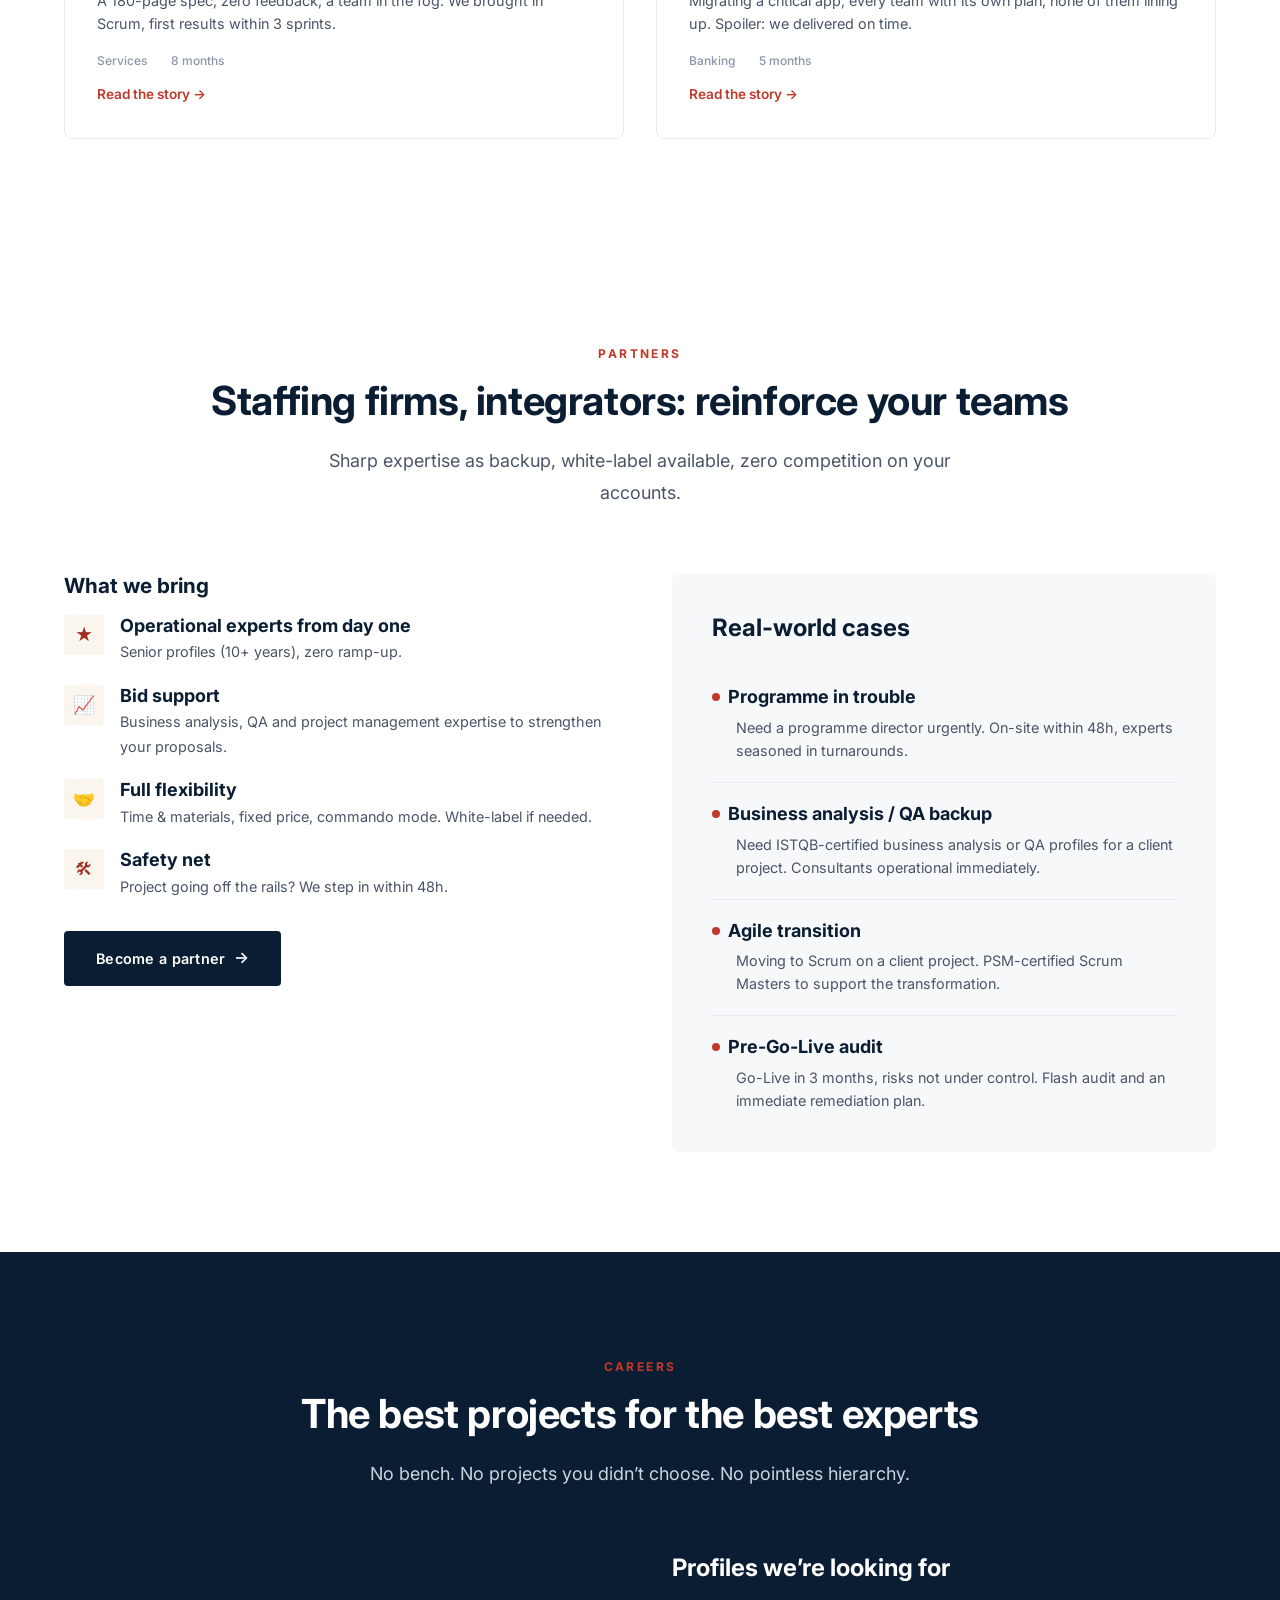
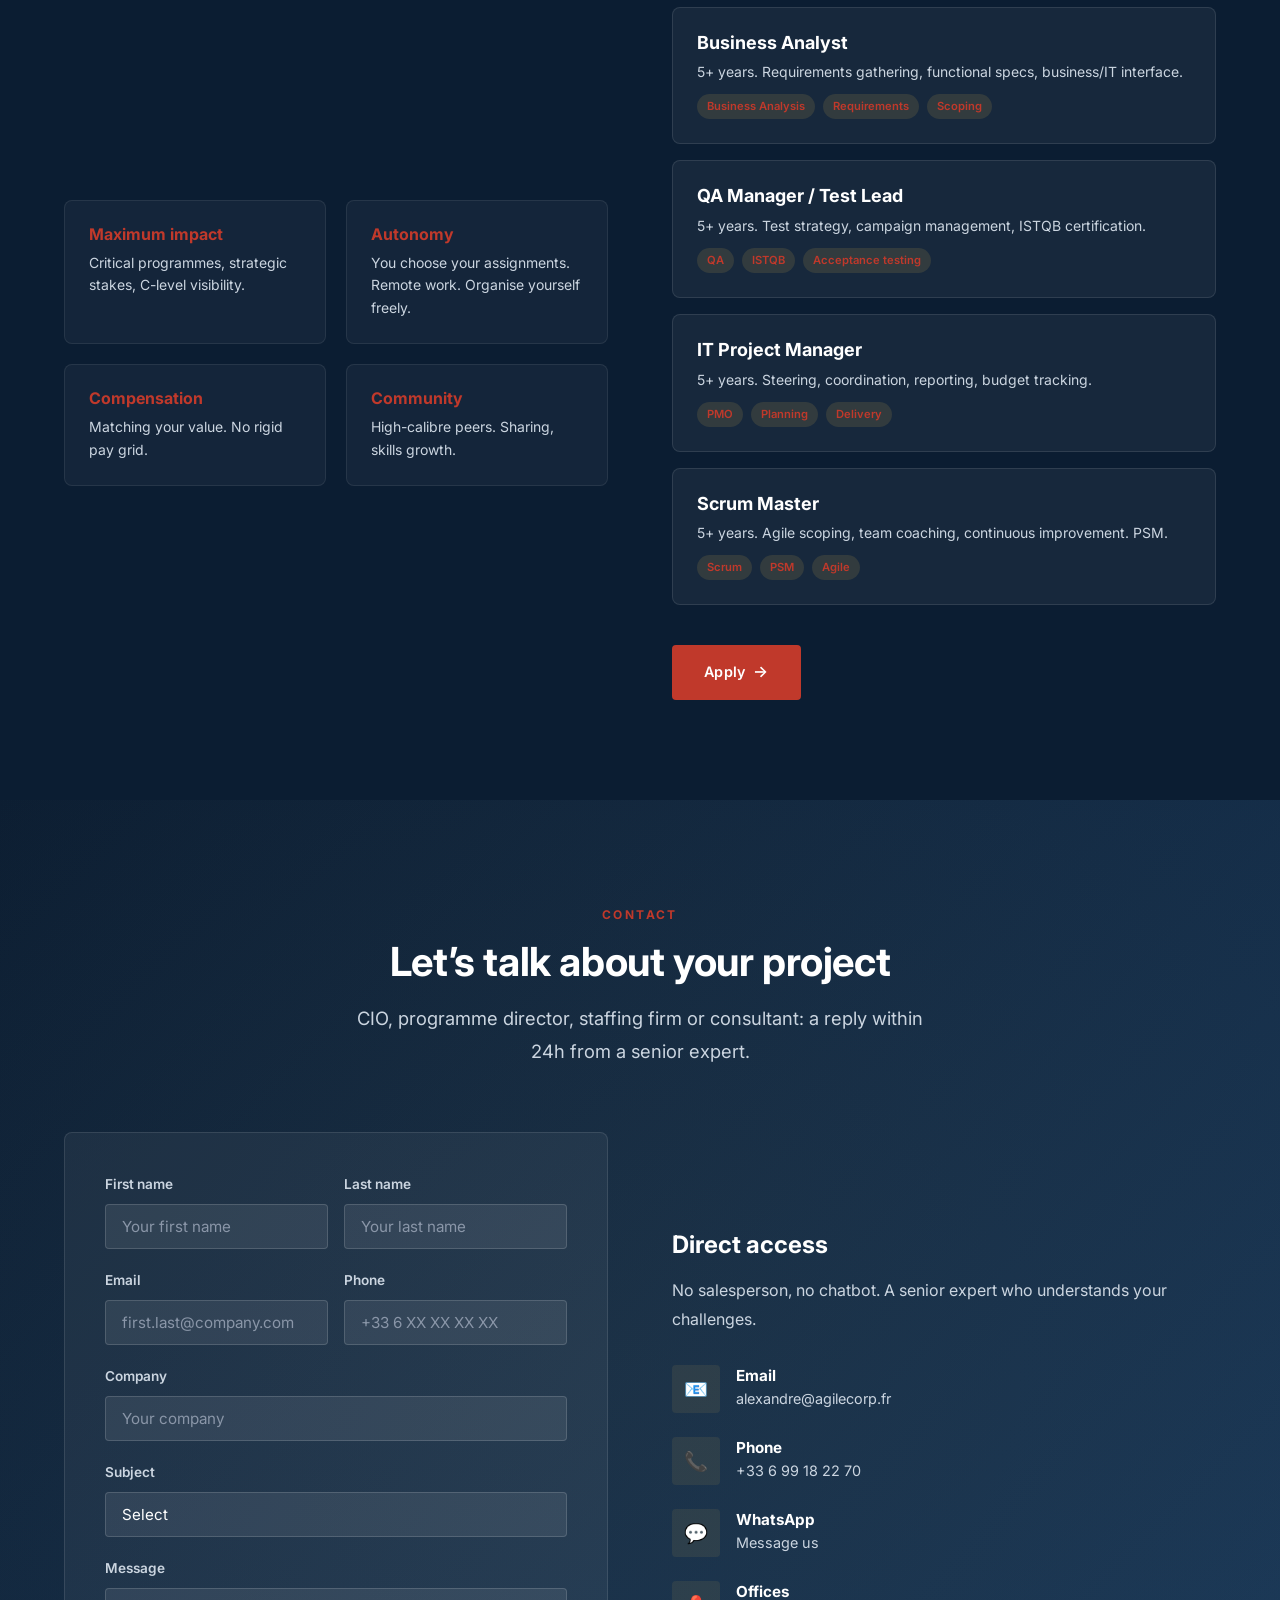
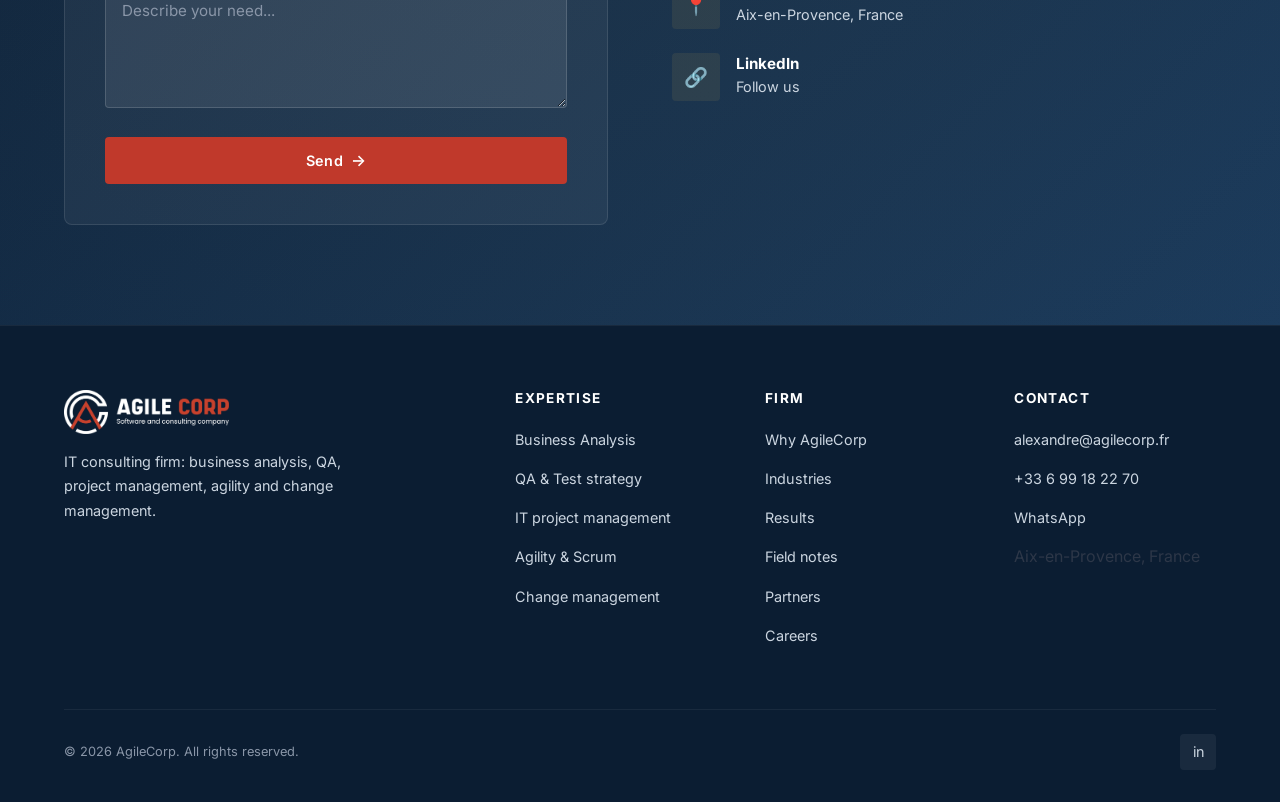
<file: en/index.html>
<!DOCTYPE html>
<html lang="en">
<head>
  <meta charset="UTF-8">
  <meta name="viewport" content="width=device-width, initial-scale=1.0">
  <!-- Automatic redirect based on browser language (French speakers -> FR version) -->
  <script>
  (function () {
    try {
      var pref = localStorage.getItem('agc_lang');
      if (pref === 'fr') { location.replace('/'); return; }
      if (pref === 'en') { return; }
      var lang = (navigator.language || navigator.userLanguage || 'en').toLowerCase();
      if (lang.indexOf('fr') === 0) { location.replace('/'); }
    } catch (e) {}
  })();
  </script>
  <meta name="description" content="AgileCorp &mdash; IT consulting firm: business analysis, QA, project management, agility and change management. Senior experts, zero bullshit.">
  <meta name="keywords" content="consulting, business analysis, QA, project management, Scrum, change management, CIO, IT, Aix-en-Provence">
  <meta name="author" content="AgileCorp">
  <meta property="og:title" content="AgileCorp | IT Consulting &mdash; Business Analysis, QA, Project Management, Agility">
  <meta property="og:description" content="IT consulting firm. Business analysis, QA, project management, Scrum and change management. Senior experts.">
  <meta property="og:type" content="website">
  <meta property="og:url" content="https://agilecorp.fr/en/">
  <meta property="og:image" content="https://agilecorp.fr/logo-agile-corp.png">
  <title>AgileCorp | IT Consulting &mdash; Business Analysis, QA, Project Management, Agility</title>
  <link rel="preconnect" href="https://fonts.googleapis.com">
  <link rel="preconnect" href="https://fonts.gstatic.com" crossorigin>
  <link href="https://fonts.googleapis.com/css2?family=Inter:wght@400;500;600;700;800;900&display=swap" rel="stylesheet">
  <link rel="alternate" hreflang="fr" href="https://agilecorp.fr/">
  <link rel="alternate" hreflang="en" href="https://agilecorp.fr/en/">
  <link rel="alternate" hreflang="x-default" href="https://agilecorp.fr/">
  <link rel="stylesheet" href="../css/style.css">
  <link rel="icon" type="image/png" href="../logo-agile-corp.png">
</head>
<body>

  <!-- HEADER -->
  <header class="header header--transparent">
    <div class="container">
      <a href="#" class="logo">
        <img src="../logo-agile-corp-blanc-baseline.png" alt="AgileCorp" class="logo-img">
      </a>
      <nav class="nav-links">
        <a href="#expertise">Expertise</a>
        <a href="#secteurs">Industries</a>
        <a href="#cas">Results</a>
        <a href="#terrain">Field notes</a>
        <a href="#partenariats">Partners</a>
        <a href="#carrieres">Careers</a>
        <a href="/" class="lang-switch" data-set-lang="fr" hreflang="fr" aria-label="Passer en fran&ccedil;ais">FR</a>
        <a href="#contact" class="btn btn-primary btn-sm nav-cta">Let&rsquo;s talk</a>
      </nav>
      <button class="nav-toggle" aria-label="Menu">
        <span></span><span></span><span></span>
      </button>
    </div>
  </header>

  <!-- HERO -->
  <section class="hero" id="hero">
    <div class="hero-grid"></div>
    <div class="container">
      <div class="hero-content">
        <div class="hero-badge">Expert consulting firm</div>
        <h1>Your <span class="accent">critical</span> projects.<br>Our <span class="accent">senior</span> experts.</h1>
        <p class="hero-text">Business analysis, QA, project management, agility, change management. AgileCorp steps in where the stakes are highest and there&rsquo;s no room for error.</p>
        <div class="hero-buttons">
          <a href="#contact" class="btn btn-primary btn-arrow">Talk to an expert</a>
          <a href="#expertise" class="btn btn-secondary">Our expertise</a>
        </div>
      </div>
      <div class="hero-metrics fade-in">
        <div class="metric-card">
          <div class="metric-value" data-count="100" data-suffix="%">0</div>
          <div class="metric-label">Certified experts</div>
        </div>
        <div class="metric-card">
          <div class="metric-value" data-count="10" data-suffix="+ yrs">0</div>
          <div class="metric-label">Field experience</div>
        </div>
        <div class="metric-card">
          <div class="metric-value" data-count="0" data-suffix="" data-prefix="">0</div>
          <div class="metric-label">Generic profiles</div>
        </div>
        <div class="metric-card">
          <div class="metric-value" data-count="24" data-suffix="h">0</div>
          <div class="metric-label">Response time</div>
        </div>
      </div>
    </div>
  </section>

  <!-- TRUST BAR -->
  <div class="trust-bar">
    <div class="container">
      <span class="trust-label">Industries served</span>
      <div class="trust-logos">
        <span class="trust-logo">CAC 40</span>
        <span class="trust-logo">Banking &amp; Insurance</span>
        <span class="trust-logo">Public Sector</span>
        <span class="trust-logo">Industry</span>
        <span class="trust-logo">Telecoms</span>
        <span class="trust-logo">Energy</span>
      </div>
    </div>
  </div>

  <!-- EXPERTISE -->
  <section class="section" id="expertise">
    <div class="container">
      <div class="section-header fade-in">
        <span class="section-label">Expertise</span>
        <h2 class="section-title">What we do. Concretely.</h2>
        <p class="section-subtitle">Five areas of intervention, one single goal: your projects delivered, by the book.</p>
      </div>
      <div class="services-grid stagger-children">

        <div class="service-card fade-in">
          <div class="service-icon">&#9670;</div>
          <h3>Business Analysis</h3>
          <p>Gathering and formalising your business needs. Functional specifications, scoping, the interface between business and IT.</p>
          <div class="service-tags">
            <span class="service-tag">Business needs</span>
            <span class="service-tag">Specifications</span>
            <span class="service-tag">Scoping</span>
            <span class="service-tag">User Stories</span>
          </div>
        </div>

        <div class="service-card fade-in">
          <div class="service-icon">&#9888;</div>
          <h3>QA &amp; Test strategy</h3>
          <p>Test plans, campaign management, QA team leadership. ISTQB certified. Quality is not optional.</p>
          <div class="service-tags">
            <span class="service-tag">ISTQB</span>
            <span class="service-tag">Test plans</span>
            <span class="service-tag">Acceptance testing</span>
            <span class="service-tag">QA management</span>
          </div>
        </div>

        <div class="service-card fade-in">
          <div class="service-icon">&#9881;</div>
          <h3>IT project management</h3>
          <p>Coordination, planning, budget tracking, reporting. From scoping to Go-Live, we manage and we deliver.</p>
          <div class="service-tags">
            <span class="service-tag">Project manager</span>
            <span class="service-tag">PMO</span>
            <span class="service-tag">Planning</span>
            <span class="service-tag">Reporting</span>
          </div>
        </div>

        <div class="service-card fade-in">
          <div class="service-icon">&#9889;</div>
          <h3>Agility &amp; Scrum</h3>
          <p>Setting up agile frameworks, team coaching, agile project scoping. PSM certified.</p>
          <div class="service-tags">
            <span class="service-tag">Scrum Master</span>
            <span class="service-tag">PSM</span>
            <span class="service-tag">Agile scoping</span>
            <span class="service-tag">Coaching</span>
          </div>
        </div>

        <div class="service-card fade-in">
          <div class="service-icon">&#9878;</div>
          <h3>Change management</h3>
          <p>User support, large-scale tool rollouts, training, adoption. A tool is worthless without usage.</p>
          <div class="service-tags">
            <span class="service-tag">Adoption</span>
            <span class="service-tag">Training</span>
            <span class="service-tag">Rollout</span>
            <span class="service-tag">Support</span>
          </div>
        </div>

      </div>
    </div>
  </section>

  <!-- METHODOLOGY -->
  <section class="section section--gray">
    <div class="container">
      <div class="section-header fade-in">
        <span class="section-label">Approach</span>
        <h2 class="section-title">Four steps. Zero improvisation.</h2>
      </div>
      <div class="method-steps fade-in">
        <div class="method-step">
          <div class="step-number">01</div>
          <h3>Diagnosis</h3>
          <p>Fast immersion. Real stakes, identified risks, prioritised levers.</p>
        </div>
        <div class="method-step">
          <div class="step-number">02</div>
          <h3>Strategy</h3>
          <p>Clear roadmap, measurable milestones, aligned stakeholders.</p>
        </div>
        <div class="method-step">
          <div class="step-number">03</div>
          <h3>Execution</h3>
          <p>Embedded experts, continuous steering, full transparency.</p>
        </div>
        <div class="method-step">
          <div class="step-number">04</div>
          <h3>Impact</h3>
          <p>Quantified results, transferred skills, guaranteed autonomy.</p>
        </div>
      </div>
    </div>
  </section>

  <!-- DIFFERENTIATORS -->
  <section class="section section--dark" id="difference">
    <div class="container">
      <div class="section-header fade-in">
        <span class="section-label">Difference</span>
        <h2 class="section-title">Not a staffing firm. Not a big consultancy. Not a freelancer.</h2>
      </div>
      <div class="diff-grid stagger-children">
        <div class="diff-card fade-in">
          <div class="diff-icon">&#9733;</div>
          <h3>More expert than a staffing firm</h3>
          <p>Zero generic profiles. Every consultant is a senior, certified domain expert.</p>
          <p class="diff-versus">vs. staffing firms: juniors, turnover, diluted expertise</p>
        </div>
        <div class="diff-card fade-in">
          <div class="diff-icon">&#9889;</div>
          <h3>More agile than a big consultancy</h3>
          <p>Lean teams, direct access to seniors, decisions within 24h.</p>
          <p class="diff-versus">vs. big consultancies: hierarchy layers, high costs</p>
        </div>
        <div class="diff-card fade-in">
          <div class="diff-icon">&#9879;</div>
          <h3>More reliable than a freelancer</h3>
          <p>A lasting structure, backup capacity, strong contractual commitment.</p>
          <p class="diff-versus">vs. freelancers: individual risk, no backup</p>
        </div>
      </div>
    </div>
  </section>

  <!-- INDUSTRIES -->
  <section class="section" id="secteurs">
    <div class="container">
      <div class="section-header fade-in">
        <span class="section-label">Industries</span>
        <h2 class="section-title">Your business challenges, our playing field</h2>
      </div>
      <div class="sectors-grid stagger-children">
        <div class="sector-card fade-in">
          <div class="sector-icon">&#127974;</div>
          <h3>Banking &amp; Finance</h3>
          <p>Core banking, compliance, open banking, IT modernisation.</p>
        </div>
        <div class="sector-card fade-in">
          <div class="sector-icon">&#128737;</div>
          <h3>Insurance</h3>
          <p>IT transformation, digital journeys, tool rollouts, Solvency II.</p>
        </div>
        <div class="sector-card fade-in">
          <div class="sector-icon">&#127963;</div>
          <h3>Public Sector</h3>
          <p>Interministerial programmes, digital identity, dematerialisation.</p>
        </div>
        <div class="sector-card fade-in">
          <div class="sector-icon">&#9881;</div>
          <h3>Industry &amp; Energy</h3>
          <p>Industrial project management, supply chain, IT modernisation.</p>
        </div>
        <div class="sector-card fade-in">
          <div class="sector-icon">&#128225;</div>
          <h3>Telecoms</h3>
          <p>Convergence, IT transformation, network projects, quality.</p>
        </div>
        <div class="sector-card fade-in">
          <div class="sector-icon">&#128722;</div>
          <h3>Retail</h3>
          <p>Unified commerce, IT projects, tool rollouts.</p>
        </div>
        <div class="sector-card fade-in">
          <div class="sector-icon">&#128138;</div>
          <h3>Healthcare</h3>
          <p>Patient journeys, IT interoperability, change management.</p>
        </div>
        <div class="sector-card fade-in">
          <div class="sector-icon">&#9992;</div>
          <h3>Transport</h3>
          <p>Project management, tool rollouts, software quality.</p>
        </div>
      </div>
    </div>
  </section>

  <!-- CLIENT CASES -->
  <section class="section section--gray" id="cas">
    <div class="container">
      <div class="section-header fade-in">
        <span class="section-label">Results</span>
        <h2 class="section-title">What counts: the numbers</h2>
      </div>
      <div class="cases-grid">

        <div class="case-card fade-in">
          <div class="case-header">
            <span class="case-sector">Banking</span>
            <h3>Business analysis and acceptance testing on a banking IT overhaul</h3>
            <p class="case-context">Incomplete specifications, disorganised acceptance testing, go-live postponed twice.</p>
          </div>
          <div class="case-body">
            <div class="case-solution">
              <h4>Our intervention</h4>
              <p>Rebuilt the functional specs, a complete test strategy, full management of acceptance testing.</p>
            </div>
          </div>
          <div class="case-results">
            <div class="case-result">
              <div class="case-result-value">-60%</div>
              <div class="case-result-label">Production defects</div>
            </div>
            <div class="case-result">
              <div class="case-result-value">100%</div>
              <div class="case-result-label">Test cases executed</div>
            </div>
            <div class="case-result">
              <div class="case-result-value">On time</div>
              <div class="case-result-label">Go-Live</div>
            </div>
          </div>
        </div>

        <div class="case-card fade-in">
          <div class="case-header">
            <span class="case-sector">Insurance</span>
            <h3>Rolling out a business tool to 3,000 users</h3>
            <p class="case-context">A new claims management tool. Untrained users, strong resistance to change.</p>
          </div>
          <div class="case-body">
            <div class="case-solution">
              <h4>Our intervention</h4>
              <p>Change management plan, training in waves, on-the-ground support, adoption metrics.</p>
            </div>
          </div>
          <div class="case-results">
            <div class="case-result">
              <div class="case-result-value">92%</div>
              <div class="case-result-label">Adoption rate</div>
            </div>
            <div class="case-result">
              <div class="case-result-value">3,000</div>
              <div class="case-result-label">Users trained</div>
            </div>
            <div class="case-result">
              <div class="case-result-value">-40%</div>
              <div class="case-result-label">Support tickets</div>
            </div>
          </div>
        </div>

        <div class="case-card fade-in">
          <div class="case-header">
            <span class="case-sector">Banking</span>
            <h3>Managing a critical application migration</h3>
            <p class="case-context">Migrating a critical application to a new platform. Tight deadlines, multiple stakeholders.</p>
          </div>
          <div class="case-body">
            <div class="case-solution">
              <h4>Our intervention</h4>
              <p>Project management, team coordination, risk tracking, executive reporting.</p>
            </div>
          </div>
          <div class="case-results">
            <div class="case-result">
              <div class="case-result-value">On time</div>
              <div class="case-result-label">Delivery</div>
            </div>
            <div class="case-result">
              <div class="case-result-value">0</div>
              <div class="case-result-label">Post-release incidents</div>
            </div>
            <div class="case-result">
              <div class="case-result-value">100%</div>
              <div class="case-result-label">Scope delivered</div>
            </div>
          </div>
        </div>

        <div class="case-card fade-in">
          <div class="case-header">
            <span class="case-sector">Services</span>
            <h3>Introducing an agile approach on a struggling project</h3>
            <p class="case-context">A waterfall project, accumulated delays, no visibility for the business.</p>
          </div>
          <div class="case-body">
            <div class="case-solution">
              <h4>Our intervention</h4>
              <p>Agile scoping, Scrum setup, team coaching, ceremonies and backlog.</p>
            </div>
          </div>
          <div class="case-results">
            <div class="case-result">
              <div class="case-result-value">-50%</div>
              <div class="case-result-label">Delivery cycle</div>
            </div>
            <div class="case-result">
              <div class="case-result-value">+35%</div>
              <div class="case-result-label">Business satisfaction</div>
            </div>
            <div class="case-result">
              <div class="case-result-value">Bi-weekly</div>
              <div class="case-result-label">Delivery cadence</div>
            </div>
          </div>
        </div>

      </div>
    </div>
  </section>

  <!-- FIELD NOTES -->
  <section class="section" id="terrain">
    <div class="container">
      <div class="section-header fade-in">
        <span class="section-label">Field notes</span>
        <h2 class="section-title">The messes we&rsquo;ve actually lived through (and how we got out)</h2>
        <p class="section-subtitle">Real projects, anonymised, with the real problems and the real deliverables. No fluff. <em>(Articles in French.)</em></p>
      </div>
      <div class="insights-grid stagger-children">

        <a href="../articles/recette-refonte-si-bancaire.html" class="insight-card fade-in">
          <div class="insight-tag">Business Analysis / QA</div>
          <h3>The day we inherited acceptance testing with defects tracked on Post-its</h3>
          <p>No test plan, specs full of holes, bugs tracked by email. We put the tooling in place and rebuilt everything.</p>
          <div class="insight-meta">
            <span>Banking</span>
            <span>4 months</span>
          </div>
          <span class="insight-link">Read the story &rarr;</span>
        </a>

        <a href="../articles/deploiement-3000-utilisateurs.html" class="insight-card fade-in">
          <div class="insight-tag">Change management</div>
          <h3>&ldquo;It was better before&rdquo; &mdash; rolling out a tool when nobody wants it</h3>
          <p>3,000 users, a 45-minute e-learning as the only training, and case handlers switching back to the old tool the moment they can.</p>
          <div class="insight-meta">
            <span>Insurance</span>
            <span>6 months</span>
          </div>
          <span class="insight-link">Read the story &rarr;</span>
        </a>

        <a href="../articles/sauver-projet-agile.html" class="insight-card fade-in">
          <div class="insight-tag">Agility / Scrum</div>
          <h3>10 months of dev, 40% delivered, the business saw nothing &mdash; welcome to waterfall</h3>
          <p>A 180-page spec, zero feedback, a team in the fog. We brought in Scrum, first results within 3 sprints.</p>
          <div class="insight-meta">
            <span>Services</span>
            <span>8 months</span>
          </div>
          <span class="insight-link">Read the story &rarr;</span>
        </a>

        <a href="../articles/migration-applicative-critique.html" class="insight-card fade-in">
          <div class="insight-tag">Project management</div>
          <h3>15 stakeholders, a non-negotiable date and nobody to coordinate</h3>
          <p>Migrating a critical app, every team with its own plan, none of them lining up. Spoiler: we delivered on time.</p>
          <div class="insight-meta">
            <span>Banking</span>
            <span>5 months</span>
          </div>
          <span class="insight-link">Read the story &rarr;</span>
        </a>

      </div>
    </div>
  </section>

  <!-- PARTNERSHIPS -->
  <section class="section" id="partenariats">
    <div class="container">
      <div class="section-header fade-in">
        <span class="section-label">Partners</span>
        <h2 class="section-title">Staffing firms, integrators: reinforce your teams</h2>
        <p class="section-subtitle">Sharp expertise as backup, white-label available, zero competition on your accounts.</p>
      </div>
      <div class="partner-content">
        <div class="partner-text fade-in-left">
          <h3>What we bring</h3>
          <div class="partner-benefits">
            <div class="partner-benefit">
              <div class="partner-benefit-icon">&#9733;</div>
              <div>
                <h4>Operational experts from day one</h4>
                <p>Senior profiles (10+ years), zero ramp-up.</p>
              </div>
            </div>
            <div class="partner-benefit">
              <div class="partner-benefit-icon">&#128200;</div>
              <div>
                <h4>Bid support</h4>
                <p>Business analysis, QA and project management expertise to strengthen your proposals.</p>
              </div>
            </div>
            <div class="partner-benefit">
              <div class="partner-benefit-icon">&#129309;</div>
              <div>
                <h4>Full flexibility</h4>
                <p>Time &amp; materials, fixed price, commando mode. White-label if needed.</p>
              </div>
            </div>
            <div class="partner-benefit">
              <div class="partner-benefit-icon">&#128736;</div>
              <div>
                <h4>Safety net</h4>
                <p>Project going off the rails? We step in within 48h.</p>
              </div>
            </div>
          </div>
          <a href="#contact" class="btn btn-dark btn-arrow">Become a partner</a>
        </div>
        <div class="partner-scenarios fade-in-right">
          <h3>Real-world cases</h3>
          <div class="scenario">
            <h4>Programme in trouble</h4>
            <p>Need a programme director urgently. On-site within 48h, experts seasoned in turnarounds.</p>
          </div>
          <div class="scenario">
            <h4>Business analysis / QA backup</h4>
            <p>Need ISTQB-certified business analysis or QA profiles for a client project. Consultants operational immediately.</p>
          </div>
          <div class="scenario">
            <h4>Agile transition</h4>
            <p>Moving to Scrum on a client project. PSM-certified Scrum Masters to support the transformation.</p>
          </div>
          <div class="scenario">
            <h4>Pre-Go-Live audit</h4>
            <p>Go-Live in 3 months, risks not under control. Flash audit and an immediate remediation plan.</p>
          </div>
        </div>
      </div>
    </div>
  </section>

  <!-- CAREERS -->
  <section class="section section--dark" id="carrieres">
    <div class="container">
      <div class="section-header fade-in">
        <span class="section-label">Careers</span>
        <h2 class="section-title">The best projects for the best experts</h2>
        <p class="section-subtitle">No bench. No projects you didn&rsquo;t choose. No pointless hierarchy.</p>
      </div>
      <div class="careers-content">
        <div class="fade-in-left">
          <div class="careers-values">
            <div class="value-item">
              <h4>Maximum impact</h4>
              <p>Critical programmes, strategic stakes, C-level visibility.</p>
            </div>
            <div class="value-item">
              <h4>Autonomy</h4>
              <p>You choose your assignments. Remote work. Organise yourself freely.</p>
            </div>
            <div class="value-item">
              <h4>Compensation</h4>
              <p>Matching your value. No rigid pay grid.</p>
            </div>
            <div class="value-item">
              <h4>Community</h4>
              <p>High-calibre peers. Sharing, skills growth.</p>
            </div>
          </div>
        </div>
        <div class="careers-profiles fade-in-right">
          <h3>Profiles we&rsquo;re looking for</h3>
          <div class="profile-card">
            <h4>Business Analyst</h4>
            <p>5+ years. Requirements gathering, functional specs, business/IT interface.</p>
            <div class="profile-tags">
              <span class="profile-tag">Business Analysis</span>
              <span class="profile-tag">Requirements</span>
              <span class="profile-tag">Scoping</span>
            </div>
          </div>
          <div class="profile-card">
            <h4>QA Manager / Test Lead</h4>
            <p>5+ years. Test strategy, campaign management, ISTQB certification.</p>
            <div class="profile-tags">
              <span class="profile-tag">QA</span>
              <span class="profile-tag">ISTQB</span>
              <span class="profile-tag">Acceptance testing</span>
            </div>
          </div>
          <div class="profile-card">
            <h4>IT Project Manager</h4>
            <p>5+ years. Steering, coordination, reporting, budget tracking.</p>
            <div class="profile-tags">
              <span class="profile-tag">PMO</span>
              <span class="profile-tag">Planning</span>
              <span class="profile-tag">Delivery</span>
            </div>
          </div>
          <div class="profile-card">
            <h4>Scrum Master</h4>
            <p>5+ years. Agile scoping, team coaching, continuous improvement. PSM.</p>
            <div class="profile-tags">
              <span class="profile-tag">Scrum</span>
              <span class="profile-tag">PSM</span>
              <span class="profile-tag">Agile</span>
            </div>
          </div>
          <a href="#contact" class="btn btn-primary btn-arrow" style="margin-top: 24px;">Apply</a>
        </div>
      </div>
    </div>
  </section>

  <!-- CONTACT -->
  <section class="cta-section" id="contact">
    <div class="container">
      <div class="section-header fade-in">
        <span class="section-label">Contact</span>
        <h2>Let&rsquo;s talk about your project</h2>
        <p class="cta-text">CIO, programme director, staffing firm or consultant: a reply within 24h from a senior expert.</p>
      </div>
      <div class="contact-grid">
        <form class="contact-form fade-in-left" id="contactForm">
          <div class="form-row">
            <div class="form-group">
              <label for="prenom">First name</label>
              <input type="text" id="prenom" name="prenom" placeholder="Your first name" required>
            </div>
            <div class="form-group">
              <label for="nom">Last name</label>
              <input type="text" id="nom" name="nom" placeholder="Your last name" required>
            </div>
          </div>
          <div class="form-row">
            <div class="form-group">
              <label for="email">Email</label>
              <input type="email" id="email" name="email" placeholder="first.last@company.com" required>
            </div>
            <div class="form-group">
              <label for="telephone">Phone</label>
              <input type="tel" id="telephone" name="telephone" placeholder="+33 6 XX XX XX XX">
            </div>
          </div>
          <div class="form-group">
            <label for="societe">Company</label>
            <input type="text" id="societe" name="societe" placeholder="Your company">
          </div>
          <div class="form-group">
            <label for="objet">Subject</label>
            <select id="objet" name="objet" required>
              <option value="" disabled selected>Select</option>
              <option value="mission">Assignment / Project</option>
              <option value="partenariat">Partnership</option>
              <option value="candidature">Job application</option>
              <option value="autre">Other</option>
            </select>
          </div>
          <div class="form-group">
            <label for="message">Message</label>
            <textarea id="message" name="message" placeholder="Describe your need..." required></textarea>
          </div>
          <button type="submit" class="btn btn-primary btn-arrow" style="width: 100%; justify-content: center;">Send</button>
        </form>
        <div class="contact-info fade-in-right">
          <h3>Direct access</h3>
          <p>No salesperson, no chatbot. A senior expert who understands your challenges.</p>
          <div class="contact-detail">
            <div class="contact-detail-icon">&#128231;</div>
            <div>
              <h4>Email</h4>
              <p><a href="mailto:alexandre@agilecorp.fr" style="color: var(--color-text-light);">alexandre@agilecorp.fr</a></p>
            </div>
          </div>
          <div class="contact-detail">
            <div class="contact-detail-icon">&#128222;</div>
            <div>
              <h4>Phone</h4>
              <p><a href="tel:+33699182270" style="color: var(--color-text-light);">+33 6 99 18 22 70</a></p>
            </div>
          </div>
          <div class="contact-detail">
            <div class="contact-detail-icon">&#128172;</div>
            <div>
              <h4>WhatsApp</h4>
              <p><a href="https://wa.me/33699182270" target="_blank" style="color: var(--color-text-light);">Message us</a></p>
            </div>
          </div>
          <div class="contact-detail">
            <div class="contact-detail-icon">&#128205;</div>
            <div>
              <h4>Offices</h4>
              <p>Aix-en-Provence, France</p>
            </div>
          </div>
          <div class="contact-detail">
            <div class="contact-detail-icon">&#128279;</div>
            <div>
              <h4>LinkedIn</h4>
              <p><a href="https://fr.linkedin.com/company/ades-it" target="_blank" style="color: var(--color-text-light);">Follow us</a></p>
            </div>
          </div>
        </div>
      </div>
    </div>
  </section>

  <!-- FOOTER -->
  <footer class="footer">
    <div class="container">
      <div class="footer-grid">
        <div class="footer-brand">
          <a href="#" class="logo">
            <img src="../logo-agile-corp-blanc-baseline.png" alt="AgileCorp" class="logo-img">
          </a>
          <p>IT consulting firm: business analysis, QA, project management, agility and change management.</p>
        </div>
        <div>
          <h4>Expertise</h4>
          <ul>
            <li><a href="#expertise">Business Analysis</a></li>
            <li><a href="#expertise">QA &amp; Test strategy</a></li>
            <li><a href="#expertise">IT project management</a></li>
            <li><a href="#expertise">Agility &amp; Scrum</a></li>
            <li><a href="#expertise">Change management</a></li>
          </ul>
        </div>
        <div>
          <h4>Firm</h4>
          <ul>
            <li><a href="#difference">Why AgileCorp</a></li>
            <li><a href="#secteurs">Industries</a></li>
            <li><a href="#cas">Results</a></li>
            <li><a href="#terrain">Field notes</a></li>
            <li><a href="#partenariats">Partners</a></li>
            <li><a href="#carrieres">Careers</a></li>
          </ul>
        </div>
        <div>
          <h4>Contact</h4>
          <ul>
            <li><a href="mailto:alexandre@agilecorp.fr">alexandre@agilecorp.fr</a></li>
            <li><a href="tel:+33699182270">+33 6 99 18 22 70</a></li>
            <li><a href="https://wa.me/33699182270" target="_blank">WhatsApp</a></li>
            <li>Aix-en-Provence, France</li>
          </ul>
        </div>
      </div>
      <div class="footer-bottom">
        <p>&copy; 2026 AgileCorp. All rights reserved.</p>
        <div class="footer-social">
          <a href="https://fr.linkedin.com/company/ades-it" target="_blank" aria-label="LinkedIn">in</a>
        </div>
      </div>
    </div>
  </footer>

  <script src="../js/main.js"></script>
</body>
</html>
</file>
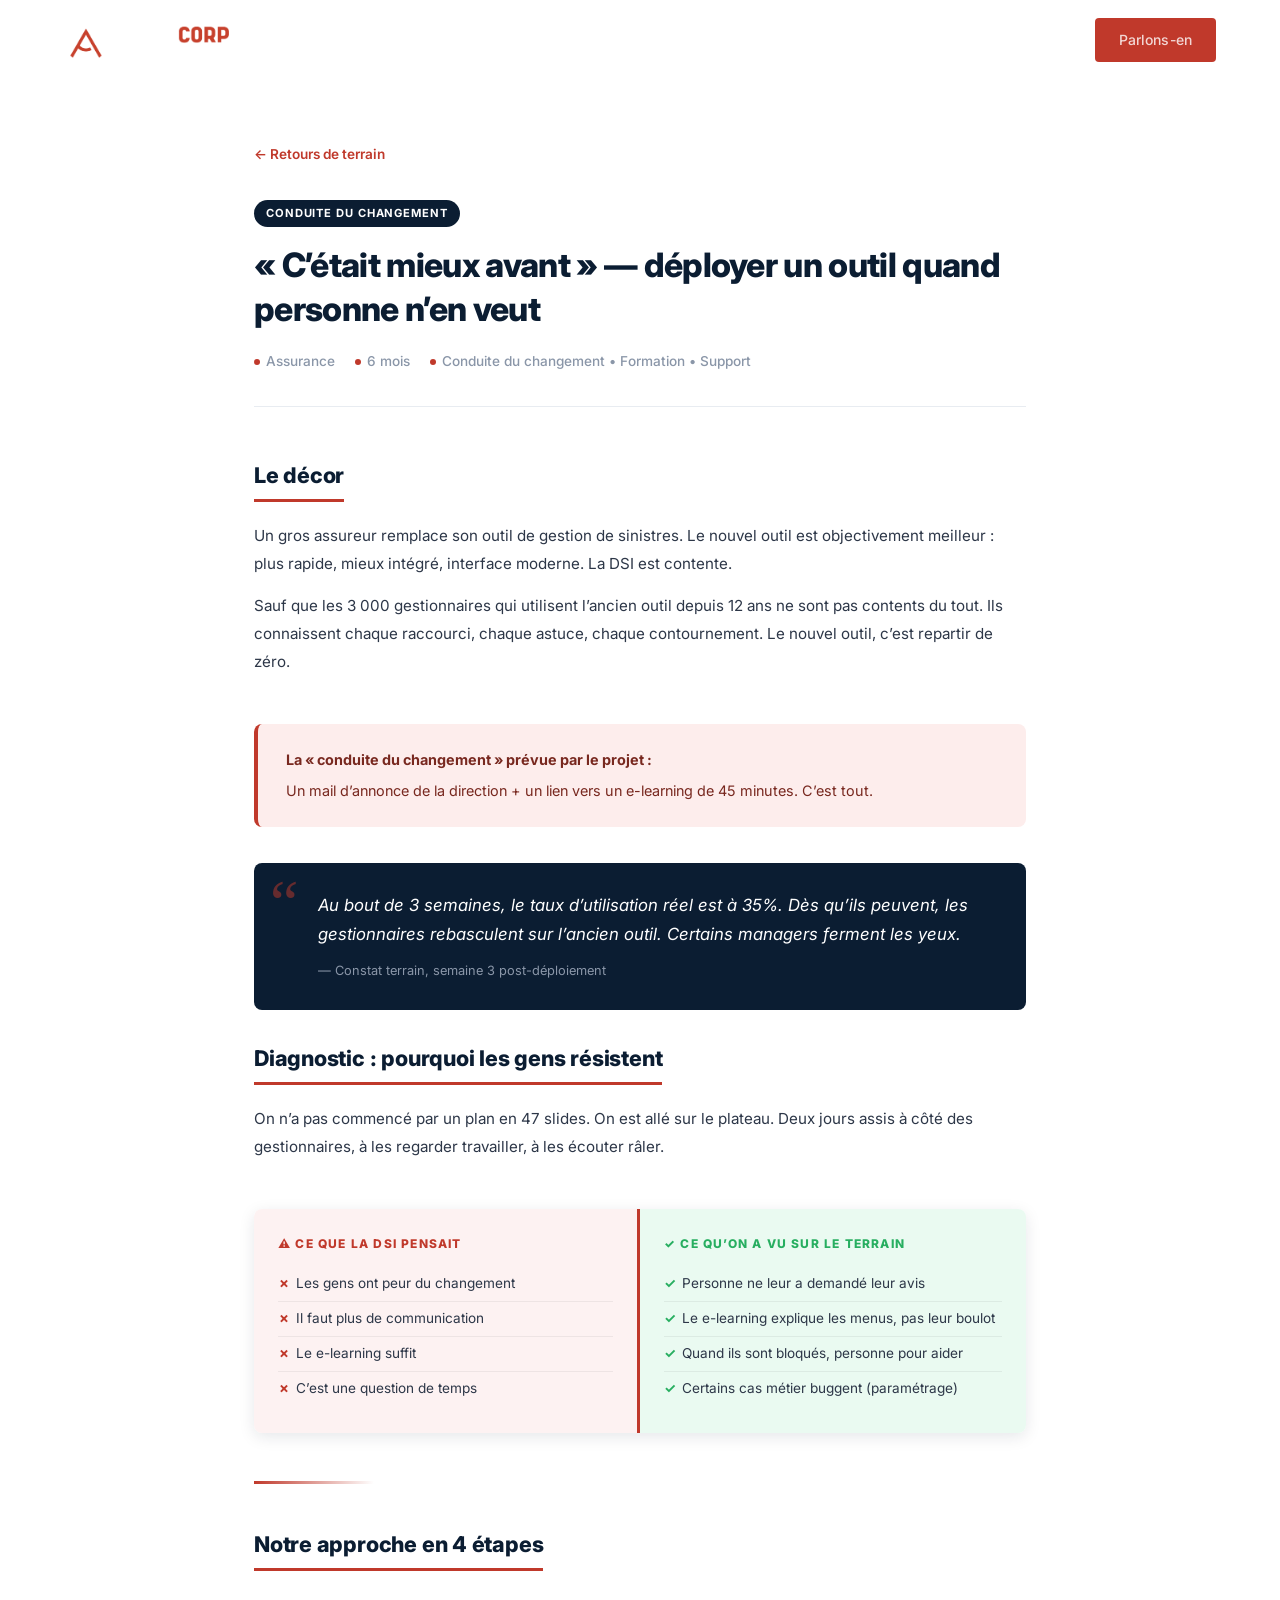
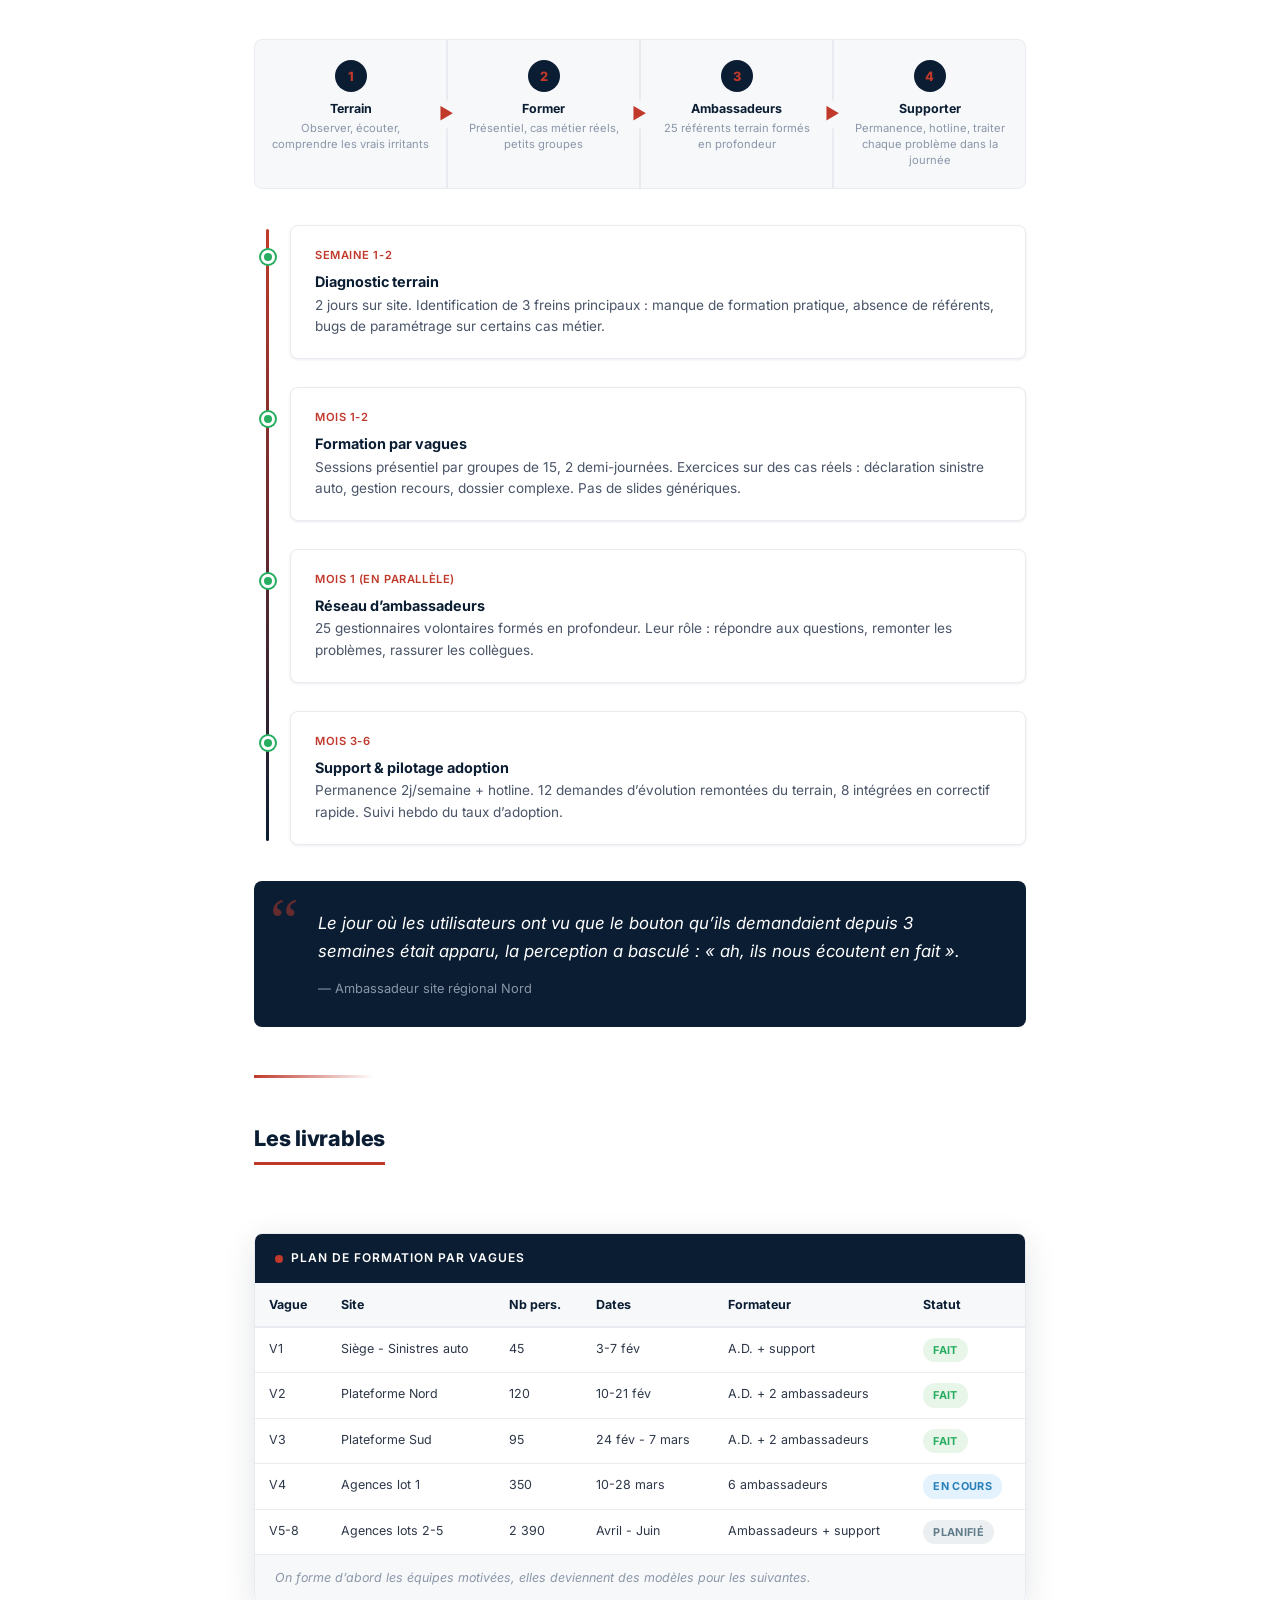
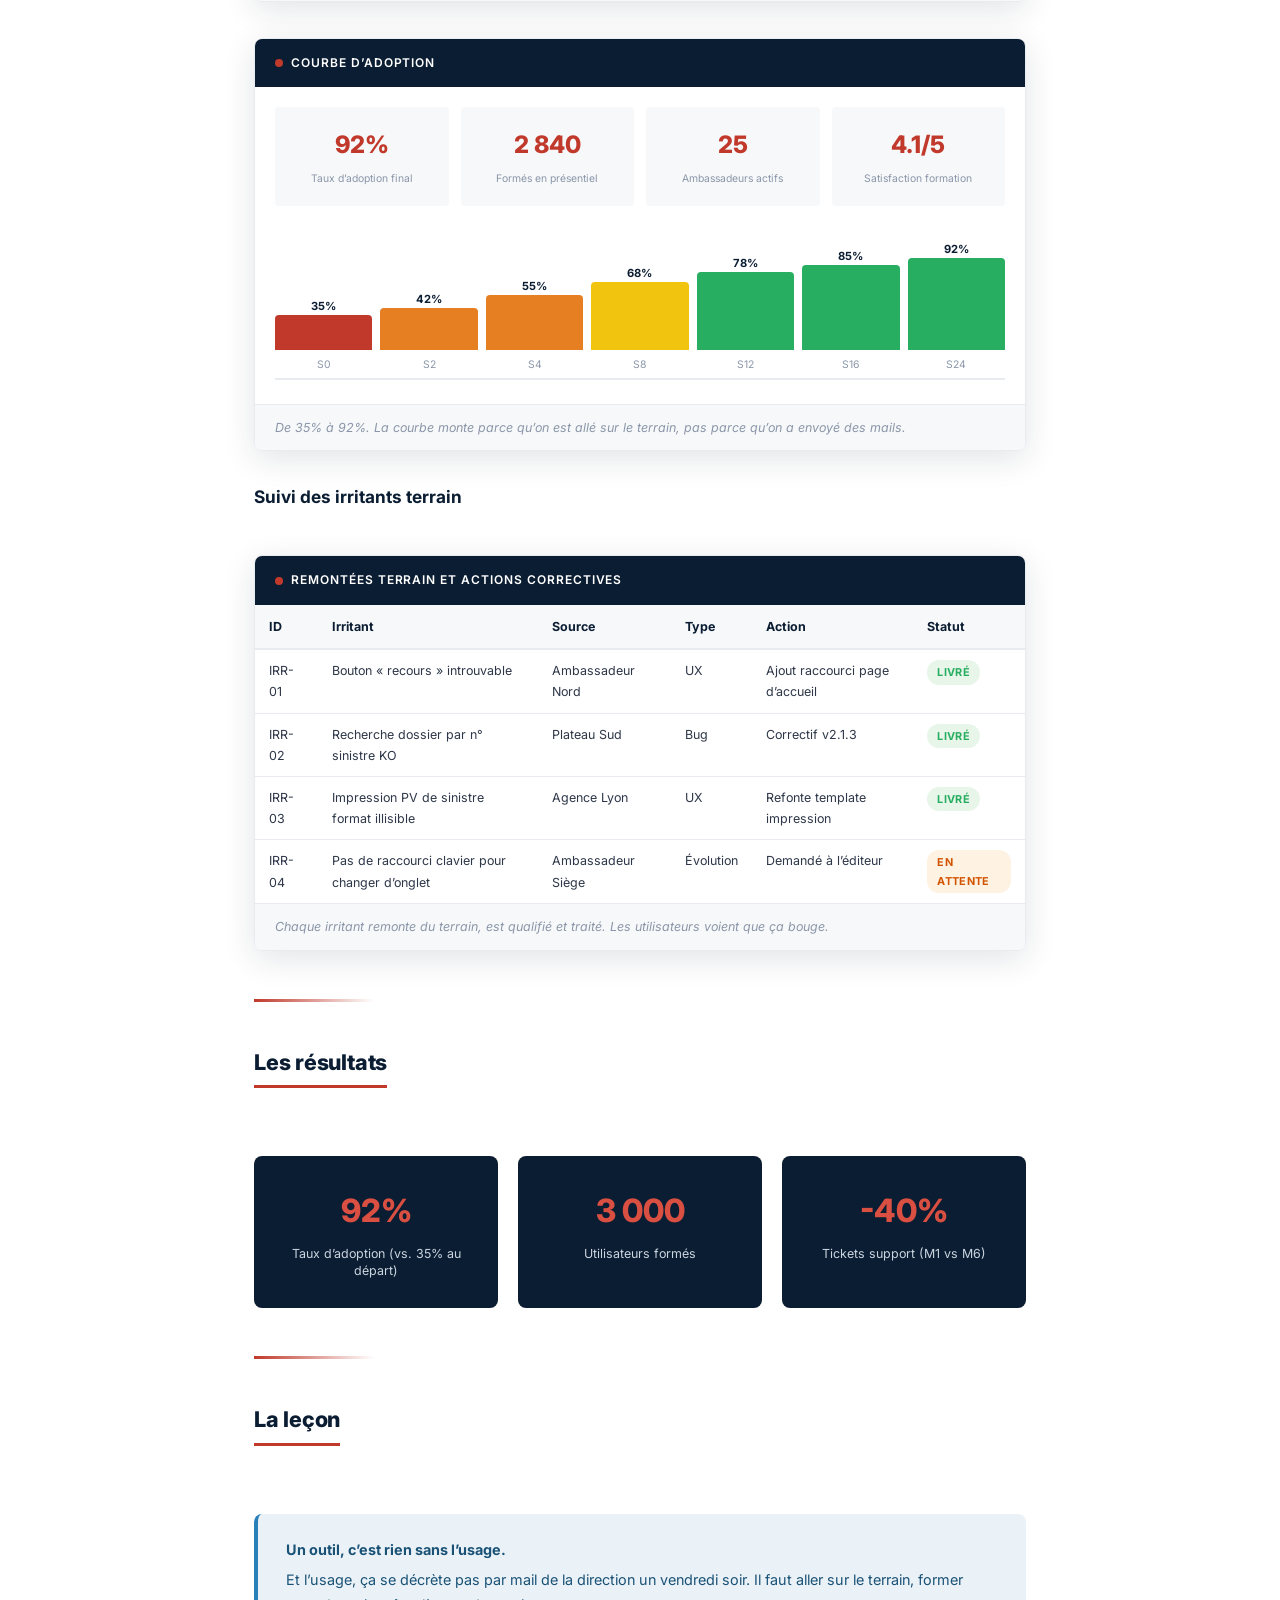
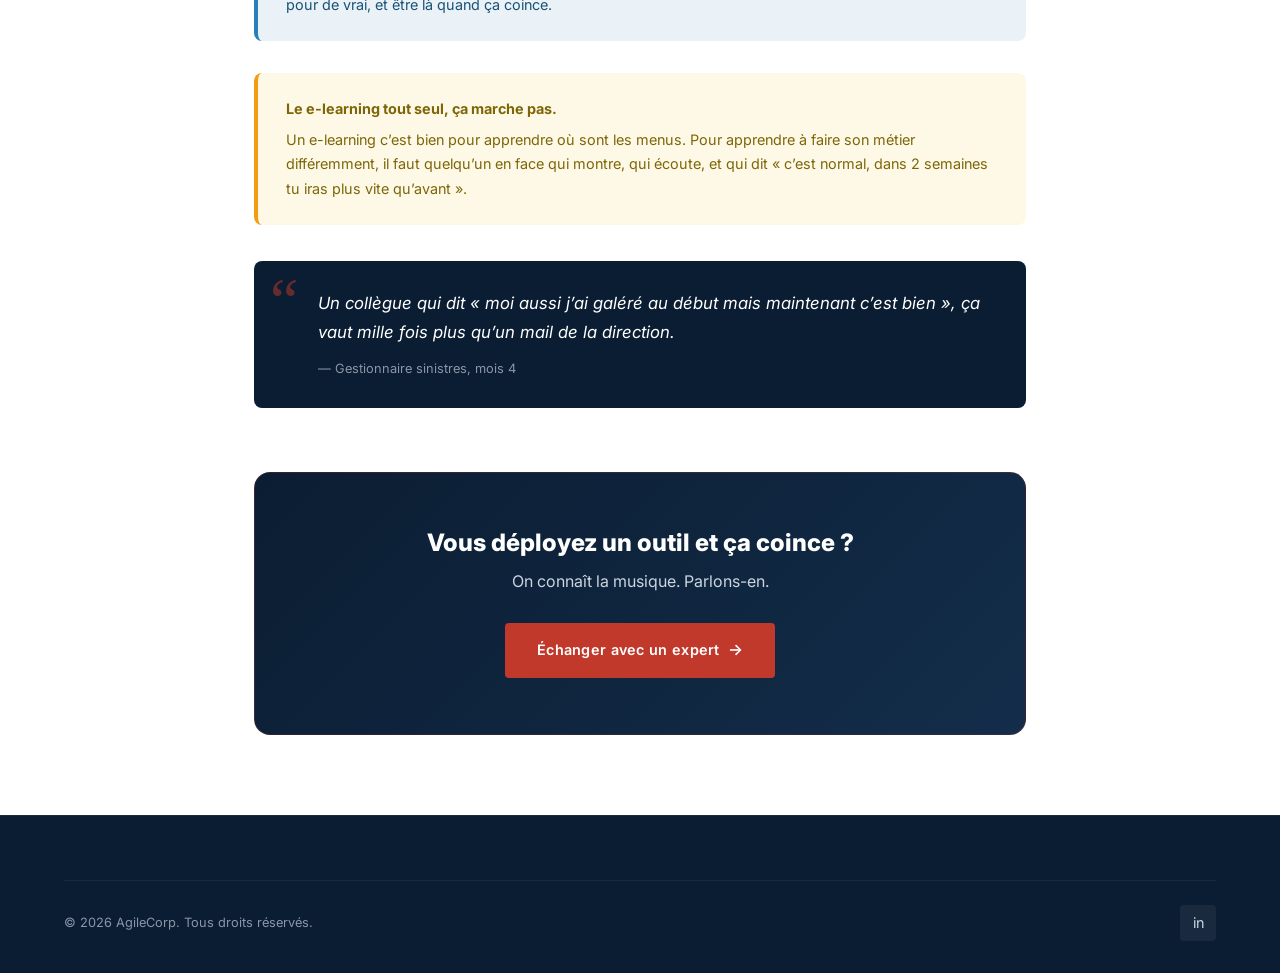
<file: articles/deploiement-3000-utilisateurs.html>
<!DOCTYPE html>
<html lang="fr">
<head>
  <meta charset="UTF-8">
  <meta name="viewport" content="width=device-width, initial-scale=1.0">
  <meta name="description" content="Retour de mission : d&eacute;ployer un outil quand les utilisateurs disent 'c'&eacute;tait mieux avant'.">
  <title>&laquo; C'&eacute;tait mieux avant &raquo; &mdash; retour conduite du changement | AgileCorp</title>
  <link rel="preconnect" href="https://fonts.googleapis.com">
  <link rel="preconnect" href="https://fonts.gstatic.com" crossorigin>
  <link href="https://fonts.googleapis.com/css2?family=Inter:wght@400;500;600;700;800;900&display=swap" rel="stylesheet">
  <link rel="stylesheet" href="../css/style.css">
  <link rel="stylesheet" href="../css/article.css">
  <link rel="canonical" href="https://agilecorp.fr/articles/deploiement-3000-utilisateurs.html">
  <link rel="icon" type="image/png" href="../logo-agile-corp.png">
</head>
<body>

  <header class="header header--solid">
    <div class="container">
      <a href="../index.html" class="logo">
        <img src="../logo-agile-corp-blanc-baseline.png" alt="AgileCorp" class="logo-img">
      </a>
      <nav class="nav-links">
        <a href="../index.html#expertise">Expertise</a>
        <a href="../index.html#terrain">Terrain</a>
        <a href="../index.html#contact" class="btn btn-primary btn-sm nav-cta">Parlons-en</a>
      </nav>
      <button class="nav-toggle" aria-label="Menu">
        <span></span><span></span><span></span>
      </button>
    </div>
  </header>

  <article class="article">
    <div class="container">

      <a href="../index.html#terrain" class="article-back">&larr; Retours de terrain</a>

      <div class="article-header">
        <div class="insight-tag">Conduite du changement</div>
        <h1>&laquo;&nbsp;C&rsquo;&eacute;tait mieux avant&nbsp;&raquo; &mdash; d&eacute;ployer un outil quand personne n&rsquo;en veut</h1>
        <div class="article-meta">
          <span>Assurance</span>
          <span>6 mois</span>
          <span>Conduite du changement &bull; Formation &bull; Support</span>
        </div>
      </div>

      <div class="article-body">

        <div class="article-section">
          <h2>Le d&eacute;cor</h2>
          <p>Un gros assureur remplace son outil de gestion de sinistres. Le nouvel outil est objectivement meilleur : plus rapide, mieux int&eacute;gr&eacute;, interface moderne. La DSI est contente.</p>
          <p>Sauf que les 3 000 gestionnaires qui utilisent l&rsquo;ancien outil depuis 12 ans ne sont pas contents du tout. Ils connaissent chaque raccourci, chaque astuce, chaque contournement. Le nouvel outil, c&rsquo;est repartir de z&eacute;ro.</p>
        </div>

        <div class="callout callout--danger">
          <strong>La &laquo;&nbsp;conduite du changement&nbsp;&raquo; pr&eacute;vue par le projet :</strong>
          Un mail d&rsquo;annonce de la direction + un lien vers un e-learning de 45 minutes. C&rsquo;est tout.
        </div>

        <div class="terrain-quote">
          <p>Au bout de 3 semaines, le taux d&rsquo;utilisation r&eacute;el est &agrave; 35%. D&egrave;s qu&rsquo;ils peuvent, les gestionnaires rebasculent sur l&rsquo;ancien outil. Certains managers ferment les yeux.</p>
          <div class="quote-source">&mdash; Constat terrain, semaine 3 post-d&eacute;ploiement</div>
        </div>

        <div class="article-section">
          <h2>Diagnostic : pourquoi les gens r&eacute;sistent</h2>
          <p>On n&rsquo;a pas commenc&eacute; par un plan en 47 slides. On est all&eacute; sur le plateau. Deux jours assis &agrave; c&ocirc;t&eacute; des gestionnaires, &agrave; les regarder travailler, &agrave; les &eacute;couter r&acirc;ler.</p>
        </div>

        <div class="before-after">
          <div class="before-col">
            <h4>&#9888; Ce que la DSI pensait</h4>
            <ul>
              <li>Les gens ont peur du changement</li>
              <li>Il faut plus de communication</li>
              <li>Le e-learning suffit</li>
              <li>C&rsquo;est une question de temps</li>
            </ul>
          </div>
          <div class="after-col">
            <h4>&#10003; Ce qu&rsquo;on a vu sur le terrain</h4>
            <ul>
              <li>Personne ne leur a demand&eacute; leur avis</li>
              <li>Le e-learning explique les menus, pas leur boulot</li>
              <li>Quand ils sont bloqu&eacute;s, personne pour aider</li>
              <li>Certains cas m&eacute;tier buggent (param&eacute;trage)</li>
            </ul>
          </div>
        </div>

        <hr class="article-divider">

        <div class="article-section">
          <h2>Notre approche en 4 &eacute;tapes</h2>
        </div>

        <div class="process-flow">
          <div class="process-step">
            <div class="process-step-num">1</div>
            <h5>Terrain</h5>
            <p>Observer, &eacute;couter, comprendre les vrais irritants</p>
          </div>
          <div class="process-step">
            <div class="process-step-num">2</div>
            <h5>Former</h5>
            <p>Pr&eacute;sentiel, cas m&eacute;tier r&eacute;els, petits groupes</p>
          </div>
          <div class="process-step">
            <div class="process-step-num">3</div>
            <h5>Ambassadeurs</h5>
            <p>25 r&eacute;f&eacute;rents terrain form&eacute;s en profondeur</p>
          </div>
          <div class="process-step">
            <div class="process-step-num">4</div>
            <h5>Supporter</h5>
            <p>Permanence, hotline, traiter chaque probl&egrave;me dans la journ&eacute;e</p>
          </div>
        </div>

        <div class="timeline">
          <div class="timeline-step timeline-step--done">
            <div class="timeline-period">Semaine 1-2</div>
            <h4>Diagnostic terrain</h4>
            <p>2 jours sur site. Identification de 3 freins principaux : manque de formation pratique, absence de r&eacute;f&eacute;rents, bugs de param&eacute;trage sur certains cas m&eacute;tier.</p>
          </div>
          <div class="timeline-step timeline-step--done">
            <div class="timeline-period">Mois 1-2</div>
            <h4>Formation par vagues</h4>
            <p>Sessions pr&eacute;sentiel par groupes de 15, 2 demi-journ&eacute;es. Exercices sur des cas r&eacute;els : d&eacute;claration sinistre auto, gestion recours, dossier complexe. Pas de slides g&eacute;n&eacute;riques.</p>
          </div>
          <div class="timeline-step timeline-step--done">
            <div class="timeline-period">Mois 1 (en parall&egrave;le)</div>
            <h4>R&eacute;seau d&rsquo;ambassadeurs</h4>
            <p>25 gestionnaires volontaires form&eacute;s en profondeur. Leur r&ocirc;le : r&eacute;pondre aux questions, remonter les probl&egrave;mes, rassurer les coll&egrave;gues.</p>
          </div>
          <div class="timeline-step timeline-step--done">
            <div class="timeline-period">Mois 3-6</div>
            <h4>Support &amp; pilotage adoption</h4>
            <p>Permanence 2j/semaine + hotline. 12 demandes d&rsquo;&eacute;volution remont&eacute;es du terrain, 8 int&eacute;gr&eacute;es en correctif rapide. Suivi hebdo du taux d&rsquo;adoption.</p>
          </div>
        </div>

        <div class="terrain-quote">
          <p>Le jour o&ugrave; les utilisateurs ont vu que le bouton qu&rsquo;ils demandaient depuis 3 semaines &eacute;tait apparu, la perception a bascul&eacute; : &laquo;&nbsp;ah, ils nous &eacute;coutent en fait&nbsp;&raquo;.</p>
          <div class="quote-source">&mdash; Ambassadeur site r&eacute;gional Nord</div>
        </div>

        <hr class="article-divider">

        <div class="article-section">
          <h2>Les livrables</h2>
        </div>

        <div class="deliverable">
          <div class="deliverable-header">Plan de formation par vagues</div>
          <div class="deliverable-body">
            <table class="mock-table">
              <thead>
                <tr><th>Vague</th><th>Site</th><th>Nb pers.</th><th>Dates</th><th>Formateur</th><th>Statut</th></tr>
              </thead>
              <tbody>
                <tr>
                  <td>V1</td><td>Si&egrave;ge - Sinistres auto</td><td>45</td><td>3-7 f&eacute;v</td><td>A.D. + support</td>
                  <td><span class="status-badge status-badge--green">Fait</span></td>
                </tr>
                <tr>
                  <td>V2</td><td>Plateforme Nord</td><td>120</td><td>10-21 f&eacute;v</td><td>A.D. + 2 ambassadeurs</td>
                  <td><span class="status-badge status-badge--green">Fait</span></td>
                </tr>
                <tr>
                  <td>V3</td><td>Plateforme Sud</td><td>95</td><td>24 f&eacute;v - 7 mars</td><td>A.D. + 2 ambassadeurs</td>
                  <td><span class="status-badge status-badge--green">Fait</span></td>
                </tr>
                <tr>
                  <td>V4</td><td>Agences lot 1</td><td>350</td><td>10-28 mars</td><td>6 ambassadeurs</td>
                  <td><span class="status-badge status-badge--blue">En cours</span></td>
                </tr>
                <tr>
                  <td>V5-8</td><td>Agences lots 2-5</td><td>2 390</td><td>Avril - Juin</td><td>Ambassadeurs + support</td>
                  <td><span class="status-badge status-badge--gray">Planifi&eacute;</span></td>
                </tr>
              </tbody>
            </table>
          </div>
          <div class="deliverable-caption">On forme d&rsquo;abord les &eacute;quipes motiv&eacute;es, elles deviennent des mod&egrave;les pour les suivantes.</div>
        </div>

        <div class="deliverable">
          <div class="deliverable-header">Courbe d&rsquo;adoption</div>
          <div class="deliverable-body">
            <div class="mock-kpi-row">
              <div class="mock-kpi">
                <div class="mock-kpi-value">92%</div>
                <div class="mock-kpi-label">Taux d&rsquo;adoption final</div>
              </div>
              <div class="mock-kpi">
                <div class="mock-kpi-value">2 840</div>
                <div class="mock-kpi-label">Form&eacute;s en pr&eacute;sentiel</div>
              </div>
              <div class="mock-kpi">
                <div class="mock-kpi-value">25</div>
                <div class="mock-kpi-label">Ambassadeurs actifs</div>
              </div>
              <div class="mock-kpi">
                <div class="mock-kpi-value">4.1/5</div>
                <div class="mock-kpi-label">Satisfaction formation</div>
              </div>
            </div>
            <div class="mock-chart">
              <div class="mock-bar-chart">
                <div class="mock-bar" style="height: 35%; background: #c0392b;"><span class="mock-bar-value">35%</span><span class="mock-bar-label">S0</span></div>
                <div class="mock-bar" style="height: 42%; background: #e67e22;"><span class="mock-bar-value">42%</span><span class="mock-bar-label">S2</span></div>
                <div class="mock-bar" style="height: 55%; background: #e67e22;"><span class="mock-bar-value">55%</span><span class="mock-bar-label">S4</span></div>
                <div class="mock-bar" style="height: 68%; background: #f1c40f;"><span class="mock-bar-value">68%</span><span class="mock-bar-label">S8</span></div>
                <div class="mock-bar" style="height: 78%; background: #27ae60;"><span class="mock-bar-value">78%</span><span class="mock-bar-label">S12</span></div>
                <div class="mock-bar" style="height: 85%; background: #27ae60;"><span class="mock-bar-value">85%</span><span class="mock-bar-label">S16</span></div>
                <div class="mock-bar" style="height: 92%; background: #27ae60;"><span class="mock-bar-value">92%</span><span class="mock-bar-label">S24</span></div>
              </div>
            </div>
          </div>
          <div class="deliverable-caption">De 35% &agrave; 92%. La courbe monte parce qu&rsquo;on est all&eacute; sur le terrain, pas parce qu&rsquo;on a envoy&eacute; des mails.</div>
        </div>

        <div class="article-section">
          <h3>Suivi des irritants terrain</h3>
        </div>

        <div class="deliverable">
          <div class="deliverable-header">Remont&eacute;es terrain et actions correctives</div>
          <div class="deliverable-body">
            <table class="mock-table">
              <thead>
                <tr><th>ID</th><th>Irritant</th><th>Source</th><th>Type</th><th>Action</th><th>Statut</th></tr>
              </thead>
              <tbody>
                <tr>
                  <td>IRR-01</td><td>Bouton &laquo;&nbsp;recours&nbsp;&raquo; introuvable</td><td>Ambassadeur Nord</td><td>UX</td><td>Ajout raccourci page d&rsquo;accueil</td>
                  <td><span class="status-badge status-badge--green">Livr&eacute;</span></td>
                </tr>
                <tr>
                  <td>IRR-02</td><td>Recherche dossier par n&deg; sinistre KO</td><td>Plateau Sud</td><td>Bug</td><td>Correctif v2.1.3</td>
                  <td><span class="status-badge status-badge--green">Livr&eacute;</span></td>
                </tr>
                <tr>
                  <td>IRR-03</td><td>Impression PV de sinistre format illisible</td><td>Agence Lyon</td><td>UX</td><td>Refonte template impression</td>
                  <td><span class="status-badge status-badge--green">Livr&eacute;</span></td>
                </tr>
                <tr>
                  <td>IRR-04</td><td>Pas de raccourci clavier pour changer d&rsquo;onglet</td><td>Ambassadeur Si&egrave;ge</td><td>&Eacute;volution</td><td>Demand&eacute; &agrave; l&rsquo;&eacute;diteur</td>
                  <td><span class="status-badge status-badge--orange">En attente</span></td>
                </tr>
              </tbody>
            </table>
          </div>
          <div class="deliverable-caption">Chaque irritant remonte du terrain, est qualifi&eacute; et trait&eacute;. Les utilisateurs voient que &ccedil;a bouge.</div>
        </div>

        <hr class="article-divider">

        <div class="article-section">
          <h2>Les r&eacute;sultats</h2>
        </div>

        <div class="article-results">
          <div class="article-result">
            <div class="article-result-value">92%</div>
            <div class="article-result-label">Taux d&rsquo;adoption (vs. 35% au d&eacute;part)</div>
          </div>
          <div class="article-result">
            <div class="article-result-value">3 000</div>
            <div class="article-result-label">Utilisateurs form&eacute;s</div>
          </div>
          <div class="article-result">
            <div class="article-result-value">-40%</div>
            <div class="article-result-label">Tickets support (M1 vs M6)</div>
          </div>
        </div>

        <hr class="article-divider">

        <div class="article-section">
          <h2>La le&ccedil;on</h2>
        </div>

        <div class="callout callout--info">
          <strong>Un outil, c&rsquo;est rien sans l&rsquo;usage.</strong>
          Et l&rsquo;usage, &ccedil;a se d&eacute;cr&egrave;te pas par mail de la direction un vendredi soir. Il faut aller sur le terrain, former pour de vrai, et &ecirc;tre l&agrave; quand &ccedil;a coince.
        </div>

        <div class="callout callout--warning">
          <strong>Le e-learning tout seul, &ccedil;a marche pas.</strong>
          Un e-learning c&rsquo;est bien pour apprendre o&ugrave; sont les menus. Pour apprendre &agrave; faire son m&eacute;tier diff&eacute;remment, il faut quelqu&rsquo;un en face qui montre, qui &eacute;coute, et qui dit &laquo;&nbsp;c&rsquo;est normal, dans 2 semaines tu iras plus vite qu&rsquo;avant&nbsp;&raquo;.
        </div>

        <div class="terrain-quote">
          <p>Un coll&egrave;gue qui dit &laquo;&nbsp;moi aussi j&rsquo;ai gal&eacute;r&eacute; au d&eacute;but mais maintenant c&rsquo;est bien&nbsp;&raquo;, &ccedil;a vaut mille fois plus qu&rsquo;un mail de la direction.</p>
          <div class="quote-source">&mdash; Gestionnaire sinistres, mois 4</div>
        </div>

      </div>

      <div class="article-cta">
        <h3>Vous d&eacute;ployez un outil et &ccedil;a coince ?</h3>
        <p>On conna&icirc;t la musique. Parlons-en.</p>
        <a href="../index.html#contact" class="btn btn-primary btn-arrow">&Eacute;changer avec un expert</a>
      </div>

    </div>
  </article>

  <footer class="footer">
    <div class="container">
      <div class="footer-bottom">
        <p>&copy; 2026 AgileCorp. Tous droits r&eacute;serv&eacute;s.</p>
        <div class="footer-social">
          <a href="https://fr.linkedin.com/company/ades-it" target="_blank" aria-label="LinkedIn">in</a>
        </div>
      </div>
    </div>
  </footer>

  <script src="../js/analytics.js"></script>
  <script src="../js/main.js"></script>
</body>
</html>
</file>
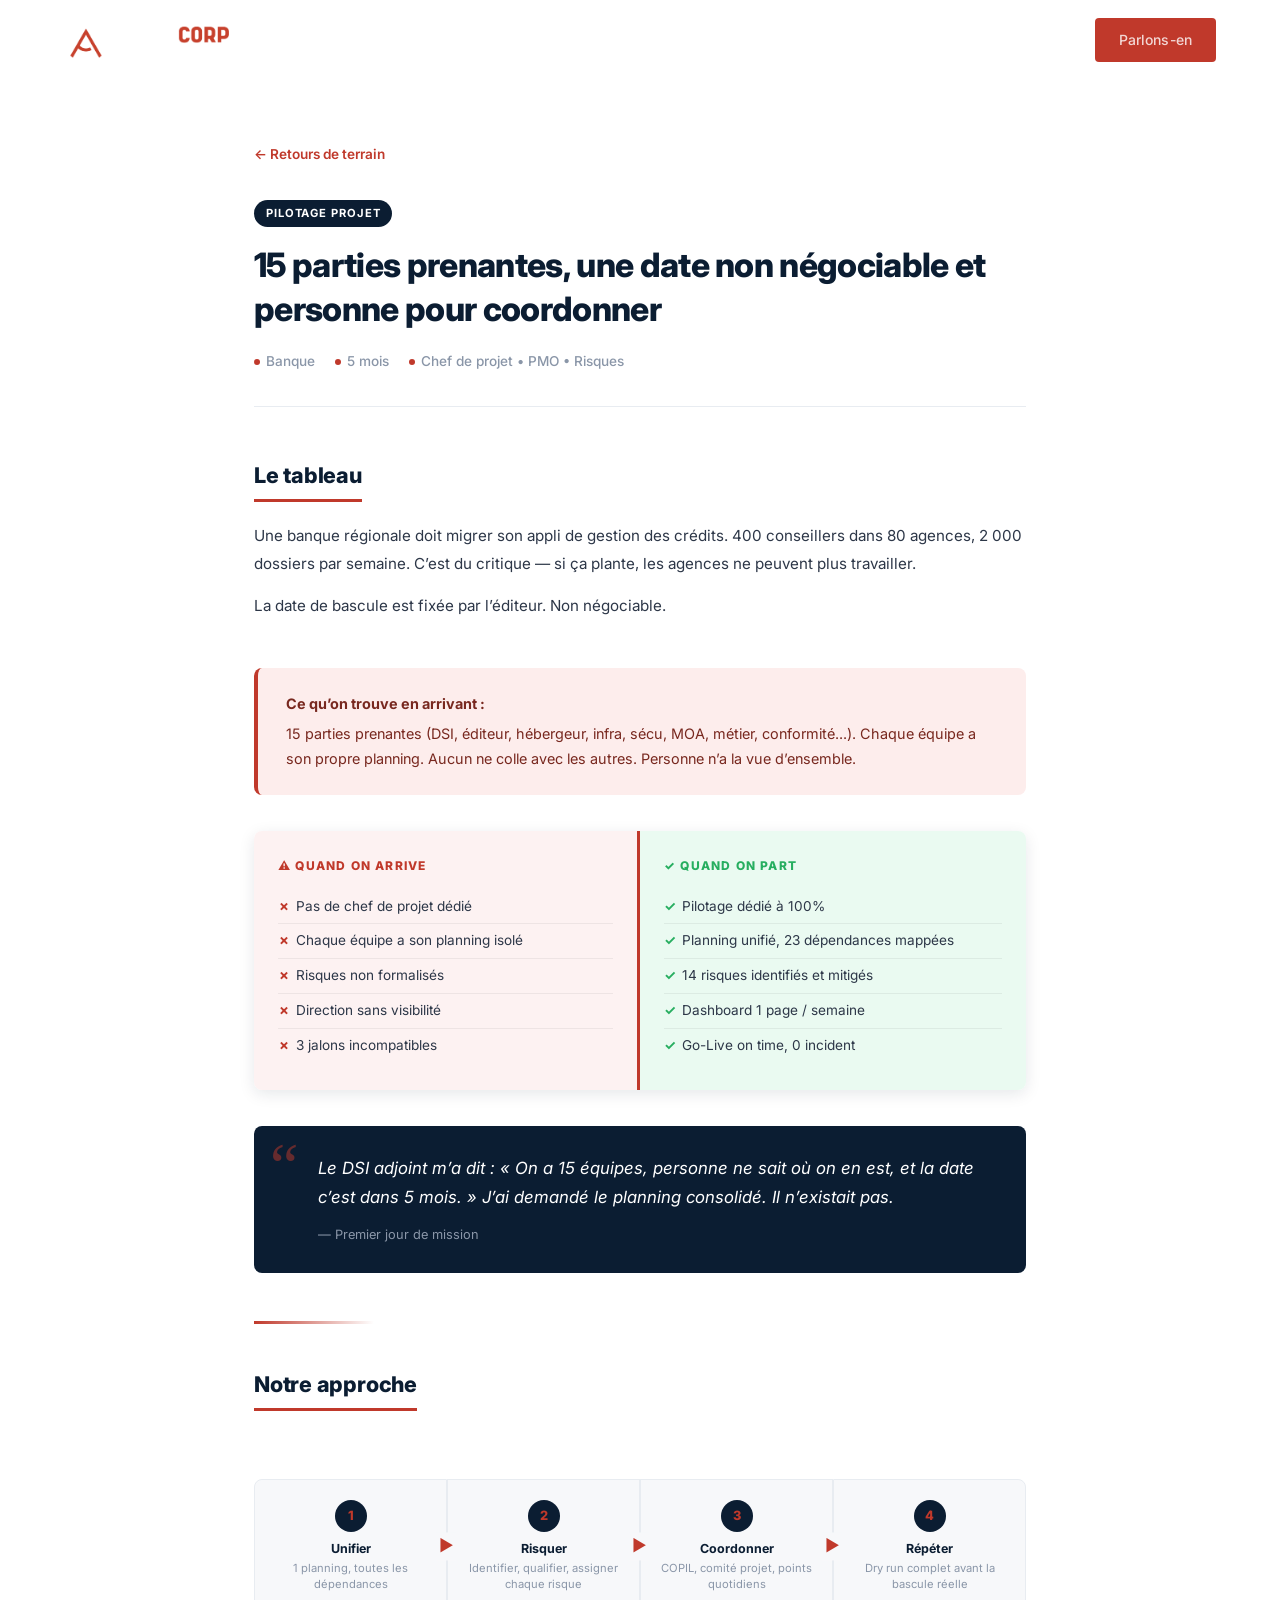
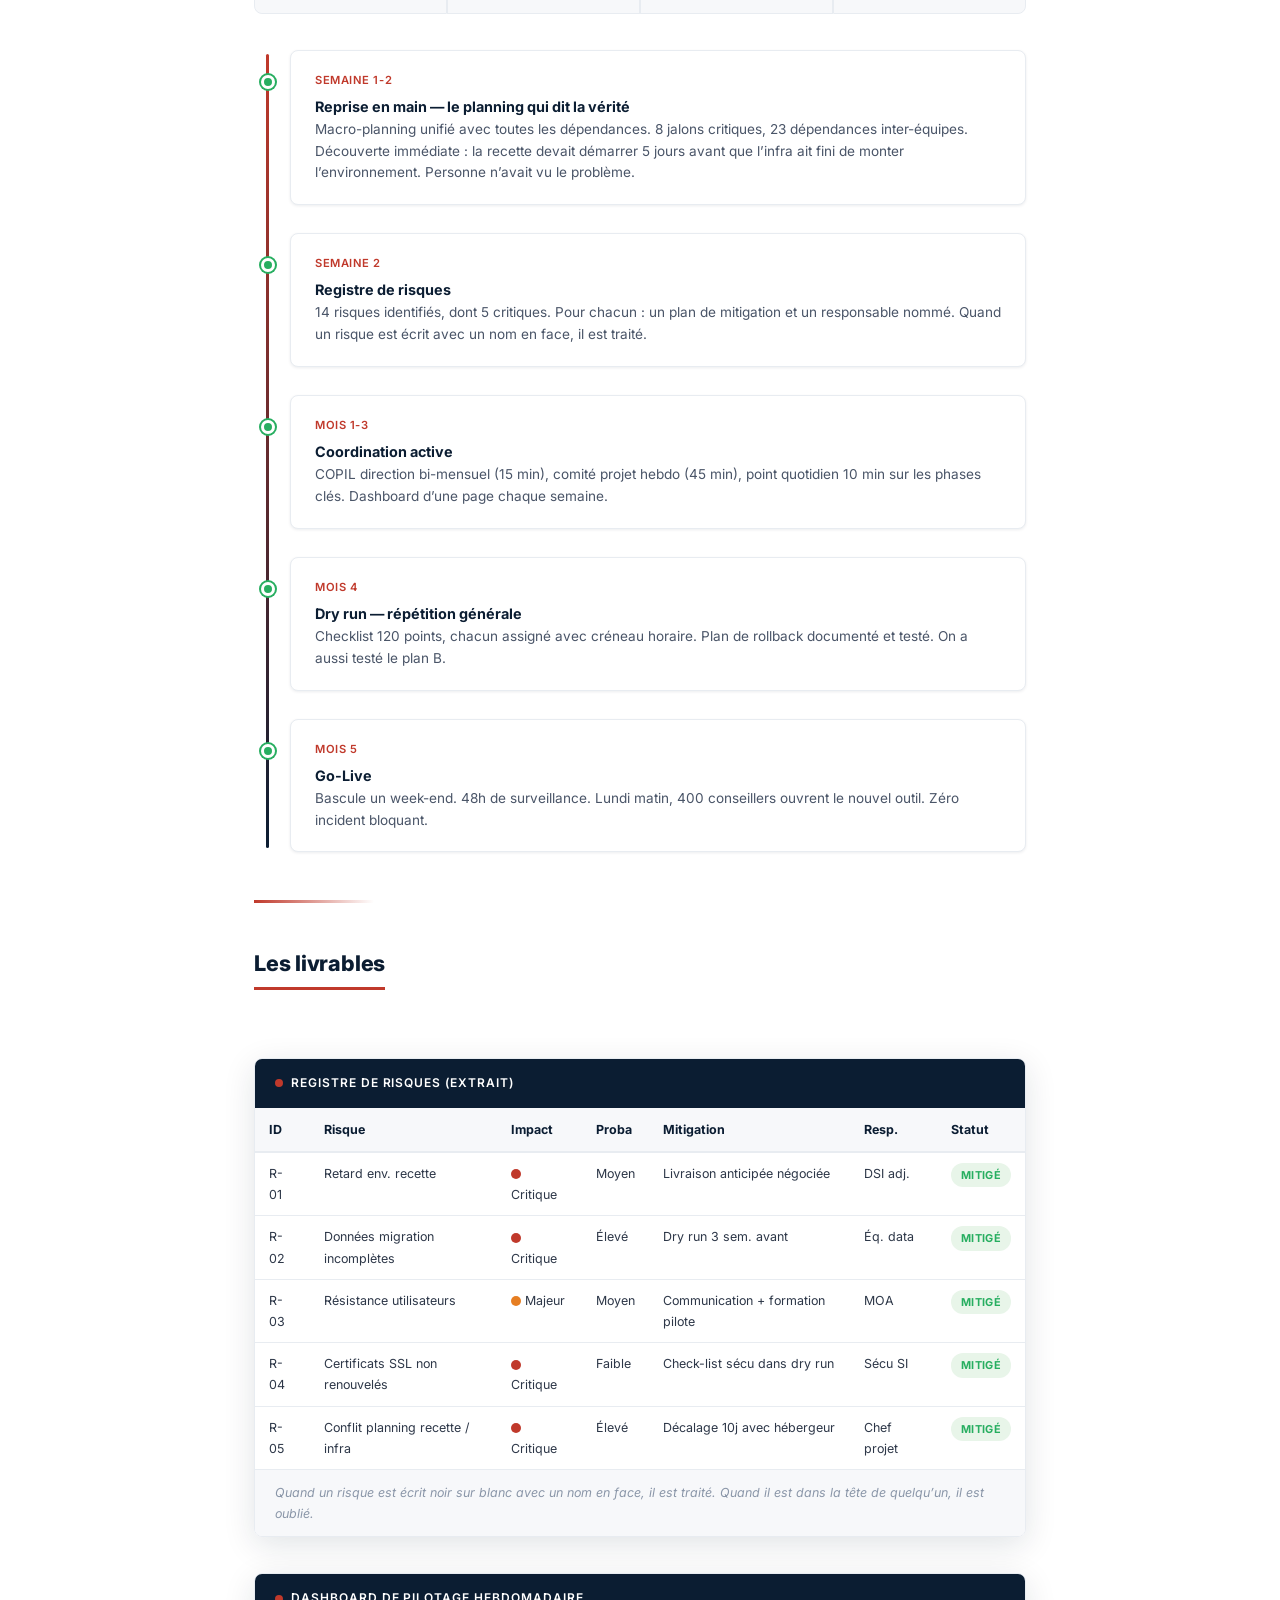
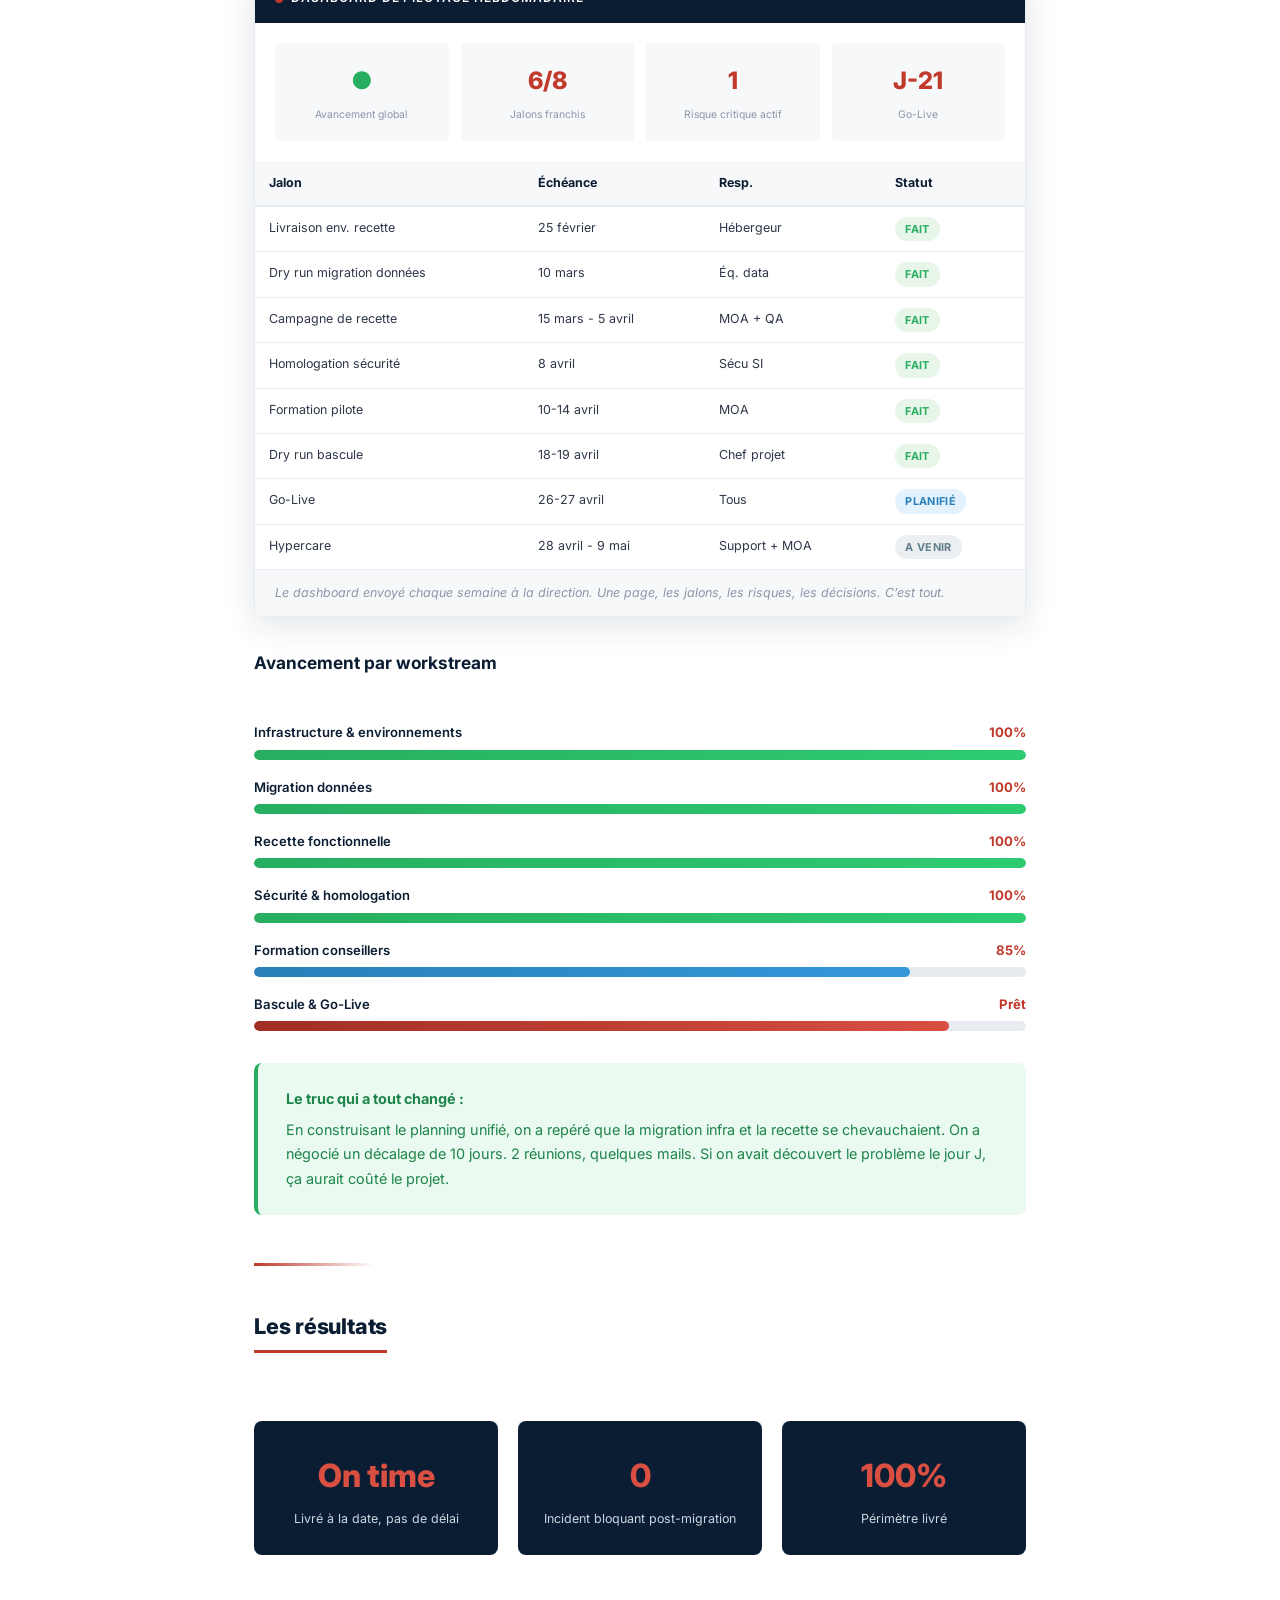
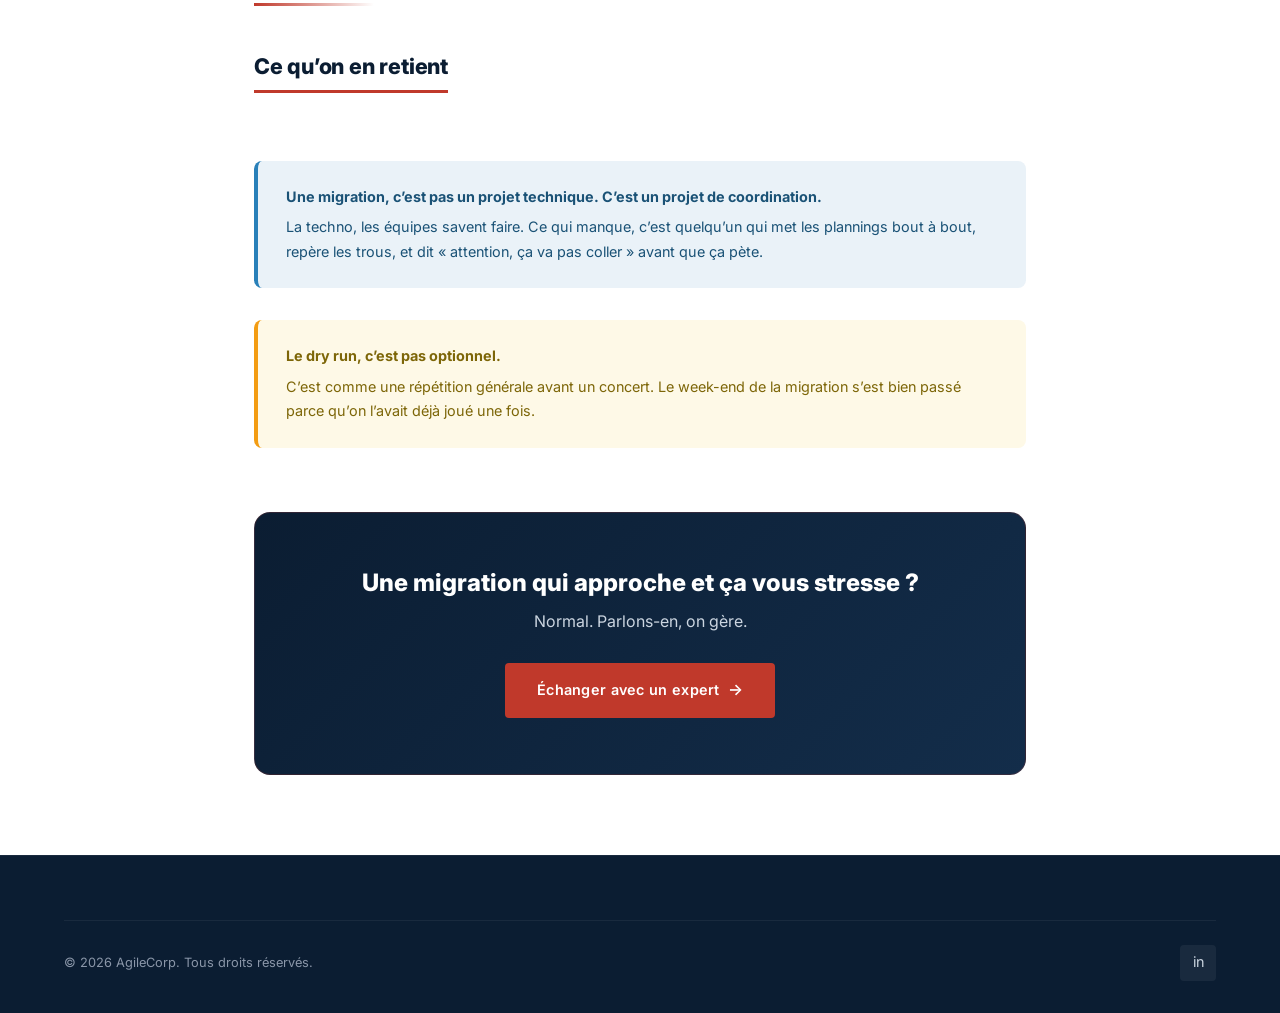
<file: articles/migration-applicative-critique.html>
<!DOCTYPE html>
<html lang="fr">
<head>
  <meta charset="UTF-8">
  <meta name="viewport" content="width=device-width, initial-scale=1.0">
  <meta name="description" content="Retour de mission : 15 parties prenantes, une date non n&eacute;gociable, personne pour coordonner.">
  <title>15 parties prenantes, z&eacute;ro coordination | AgileCorp</title>
  <link rel="preconnect" href="https://fonts.googleapis.com">
  <link rel="preconnect" href="https://fonts.gstatic.com" crossorigin>
  <link href="https://fonts.googleapis.com/css2?family=Inter:wght@400;500;600;700;800;900&display=swap" rel="stylesheet">
  <link rel="stylesheet" href="../css/style.css">
  <link rel="stylesheet" href="../css/article.css">
  <link rel="canonical" href="https://agilecorp.fr/articles/migration-applicative-critique.html">
  <link rel="icon" type="image/png" href="../logo-agile-corp.png">
</head>
<body>

  <header class="header header--solid">
    <div class="container">
      <a href="../index.html" class="logo">
        <img src="../logo-agile-corp-blanc-baseline.png" alt="AgileCorp" class="logo-img">
      </a>
      <nav class="nav-links">
        <a href="../index.html#expertise">Expertise</a>
        <a href="../index.html#terrain">Terrain</a>
        <a href="../index.html#contact" class="btn btn-primary btn-sm nav-cta">Parlons-en</a>
      </nav>
      <button class="nav-toggle" aria-label="Menu">
        <span></span><span></span><span></span>
      </button>
    </div>
  </header>

  <article class="article">
    <div class="container">

      <a href="../index.html#terrain" class="article-back">&larr; Retours de terrain</a>

      <div class="article-header">
        <div class="insight-tag">Pilotage projet</div>
        <h1>15 parties prenantes, une date non n&eacute;gociable et personne pour coordonner</h1>
        <div class="article-meta">
          <span>Banque</span>
          <span>5 mois</span>
          <span>Chef de projet &bull; PMO &bull; Risques</span>
        </div>
      </div>

      <div class="article-body">

        <div class="article-section">
          <h2>Le tableau</h2>
          <p>Une banque r&eacute;gionale doit migrer son appli de gestion des cr&eacute;dits. 400 conseillers dans 80 agences, 2 000 dossiers par semaine. C&rsquo;est du critique &mdash; si &ccedil;a plante, les agences ne peuvent plus travailler.</p>
          <p>La date de bascule est fix&eacute;e par l&rsquo;&eacute;diteur. Non n&eacute;gociable.</p>
        </div>

        <div class="callout callout--danger">
          <strong>Ce qu&rsquo;on trouve en arrivant :</strong>
          15 parties prenantes (DSI, &eacute;diteur, h&eacute;bergeur, infra, s&eacute;cu, MOA, m&eacute;tier, conformit&eacute;...). Chaque &eacute;quipe a son propre planning. Aucun ne colle avec les autres. Personne n&rsquo;a la vue d&rsquo;ensemble.
        </div>

        <div class="before-after">
          <div class="before-col">
            <h4>&#9888; Quand on arrive</h4>
            <ul>
              <li>Pas de chef de projet d&eacute;di&eacute;</li>
              <li>Chaque &eacute;quipe a son planning isol&eacute;</li>
              <li>Risques non formalis&eacute;s</li>
              <li>Direction sans visibilit&eacute;</li>
              <li>3 jalons incompatibles</li>
            </ul>
          </div>
          <div class="after-col">
            <h4>&#10003; Quand on part</h4>
            <ul>
              <li>Pilotage d&eacute;di&eacute; &agrave; 100%</li>
              <li>Planning unifi&eacute;, 23 d&eacute;pendances mapp&eacute;es</li>
              <li>14 risques identifi&eacute;s et mitig&eacute;s</li>
              <li>Dashboard 1 page / semaine</li>
              <li>Go-Live on time, 0 incident</li>
            </ul>
          </div>
        </div>

        <div class="terrain-quote">
          <p>Le DSI adjoint m&rsquo;a dit : &laquo;&nbsp;On a 15 &eacute;quipes, personne ne sait o&ugrave; on en est, et la date c&rsquo;est dans 5 mois.&nbsp;&raquo; J&rsquo;ai demand&eacute; le planning consolid&eacute;. Il n&rsquo;existait pas.</p>
          <div class="quote-source">&mdash; Premier jour de mission</div>
        </div>

        <hr class="article-divider">

        <div class="article-section">
          <h2>Notre approche</h2>
        </div>

        <div class="process-flow">
          <div class="process-step">
            <div class="process-step-num">1</div>
            <h5>Unifier</h5>
            <p>1 planning, toutes les d&eacute;pendances</p>
          </div>
          <div class="process-step">
            <div class="process-step-num">2</div>
            <h5>Risquer</h5>
            <p>Identifier, qualifier, assigner chaque risque</p>
          </div>
          <div class="process-step">
            <div class="process-step-num">3</div>
            <h5>Coordonner</h5>
            <p>COPIL, comit&eacute; projet, points quotidiens</p>
          </div>
          <div class="process-step">
            <div class="process-step-num">4</div>
            <h5>R&eacute;p&eacute;ter</h5>
            <p>Dry run complet avant la bascule r&eacute;elle</p>
          </div>
        </div>

        <div class="timeline">
          <div class="timeline-step timeline-step--done">
            <div class="timeline-period">Semaine 1-2</div>
            <h4>Reprise en main &mdash; le planning qui dit la v&eacute;rit&eacute;</h4>
            <p>Macro-planning unifi&eacute; avec toutes les d&eacute;pendances. 8 jalons critiques, 23 d&eacute;pendances inter-&eacute;quipes. D&eacute;couverte imm&eacute;diate : la recette devait d&eacute;marrer 5 jours avant que l&rsquo;infra ait fini de monter l&rsquo;environnement. Personne n&rsquo;avait vu le probl&egrave;me.</p>
          </div>
          <div class="timeline-step timeline-step--done">
            <div class="timeline-period">Semaine 2</div>
            <h4>Registre de risques</h4>
            <p>14 risques identifi&eacute;s, dont 5 critiques. Pour chacun : un plan de mitigation et un responsable nomm&eacute;. Quand un risque est &eacute;crit avec un nom en face, il est trait&eacute;.</p>
          </div>
          <div class="timeline-step timeline-step--done">
            <div class="timeline-period">Mois 1-3</div>
            <h4>Coordination active</h4>
            <p>COPIL direction bi-mensuel (15 min), comit&eacute; projet hebdo (45 min), point quotidien 10 min sur les phases cl&eacute;s. Dashboard d&rsquo;une page chaque semaine.</p>
          </div>
          <div class="timeline-step timeline-step--done">
            <div class="timeline-period">Mois 4</div>
            <h4>Dry run &mdash; r&eacute;p&eacute;tition g&eacute;n&eacute;rale</h4>
            <p>Checklist 120 points, chacun assign&eacute; avec cr&eacute;neau horaire. Plan de rollback document&eacute; et test&eacute;. On a aussi test&eacute; le plan B.</p>
          </div>
          <div class="timeline-step timeline-step--done">
            <div class="timeline-period">Mois 5</div>
            <h4>Go-Live</h4>
            <p>Bascule un week-end. 48h de surveillance. Lundi matin, 400 conseillers ouvrent le nouvel outil. Z&eacute;ro incident bloquant.</p>
          </div>
        </div>

        <hr class="article-divider">

        <div class="article-section">
          <h2>Les livrables</h2>
        </div>

        <div class="deliverable">
          <div class="deliverable-header">Registre de risques (extrait)</div>
          <div class="deliverable-body">
            <table class="mock-table">
              <thead>
                <tr><th>ID</th><th>Risque</th><th>Impact</th><th>Proba</th><th>Mitigation</th><th>Resp.</th><th>Statut</th></tr>
              </thead>
              <tbody>
                <tr>
                  <td>R-01</td><td>Retard env. recette</td>
                  <td><span class="prio-dot prio-dot--critical"></span>Critique</td><td>Moyen</td>
                  <td>Livraison anticip&eacute;e n&eacute;goci&eacute;e</td><td>DSI adj.</td>
                  <td><span class="status-badge status-badge--green">Mitig&eacute;</span></td>
                </tr>
                <tr>
                  <td>R-02</td><td>Donn&eacute;es migration incompl&egrave;tes</td>
                  <td><span class="prio-dot prio-dot--critical"></span>Critique</td><td>&Eacute;lev&eacute;</td>
                  <td>Dry run 3 sem. avant</td><td>&Eacute;q. data</td>
                  <td><span class="status-badge status-badge--green">Mitig&eacute;</span></td>
                </tr>
                <tr>
                  <td>R-03</td><td>R&eacute;sistance utilisateurs</td>
                  <td><span class="prio-dot prio-dot--high"></span>Majeur</td><td>Moyen</td>
                  <td>Communication + formation pilote</td><td>MOA</td>
                  <td><span class="status-badge status-badge--green">Mitig&eacute;</span></td>
                </tr>
                <tr>
                  <td>R-04</td><td>Certificats SSL non renouvel&eacute;s</td>
                  <td><span class="prio-dot prio-dot--critical"></span>Critique</td><td>Faible</td>
                  <td>Check-list s&eacute;cu dans dry run</td><td>S&eacute;cu SI</td>
                  <td><span class="status-badge status-badge--green">Mitig&eacute;</span></td>
                </tr>
                <tr>
                  <td>R-05</td><td>Conflit planning recette / infra</td>
                  <td><span class="prio-dot prio-dot--critical"></span>Critique</td><td>&Eacute;lev&eacute;</td>
                  <td>D&eacute;calage 10j avec h&eacute;bergeur</td><td>Chef projet</td>
                  <td><span class="status-badge status-badge--green">Mitig&eacute;</span></td>
                </tr>
              </tbody>
            </table>
          </div>
          <div class="deliverable-caption">Quand un risque est &eacute;crit noir sur blanc avec un nom en face, il est trait&eacute;. Quand il est dans la t&ecirc;te de quelqu&rsquo;un, il est oubli&eacute;.</div>
        </div>

        <div class="deliverable">
          <div class="deliverable-header">Dashboard de pilotage hebdomadaire</div>
          <div class="deliverable-body">
            <div class="mock-kpi-row">
              <div class="mock-kpi">
                <div class="mock-kpi-value" style="color: #27ae60;">&#9679;</div>
                <div class="mock-kpi-label">Avancement global</div>
              </div>
              <div class="mock-kpi">
                <div class="mock-kpi-value">6/8</div>
                <div class="mock-kpi-label">Jalons franchis</div>
              </div>
              <div class="mock-kpi">
                <div class="mock-kpi-value">1</div>
                <div class="mock-kpi-label">Risque critique actif</div>
              </div>
              <div class="mock-kpi">
                <div class="mock-kpi-value">J-21</div>
                <div class="mock-kpi-label">Go-Live</div>
              </div>
            </div>
            <table class="mock-table">
              <thead>
                <tr><th>Jalon</th><th>&Eacute;ch&eacute;ance</th><th>Resp.</th><th>Statut</th></tr>
              </thead>
              <tbody>
                <tr><td>Livraison env. recette</td><td>25 f&eacute;vrier</td><td>H&eacute;bergeur</td><td><span class="status-badge status-badge--green">Fait</span></td></tr>
                <tr><td>Dry run migration donn&eacute;es</td><td>10 mars</td><td>&Eacute;q. data</td><td><span class="status-badge status-badge--green">Fait</span></td></tr>
                <tr><td>Campagne de recette</td><td>15 mars - 5 avril</td><td>MOA + QA</td><td><span class="status-badge status-badge--green">Fait</span></td></tr>
                <tr><td>Homologation s&eacute;curit&eacute;</td><td>8 avril</td><td>S&eacute;cu SI</td><td><span class="status-badge status-badge--green">Fait</span></td></tr>
                <tr><td>Formation pilote</td><td>10-14 avril</td><td>MOA</td><td><span class="status-badge status-badge--green">Fait</span></td></tr>
                <tr><td>Dry run bascule</td><td>18-19 avril</td><td>Chef projet</td><td><span class="status-badge status-badge--green">Fait</span></td></tr>
                <tr><td>Go-Live</td><td>26-27 avril</td><td>Tous</td><td><span class="status-badge status-badge--blue">Planifi&eacute;</span></td></tr>
                <tr><td>Hypercare</td><td>28 avril - 9 mai</td><td>Support + MOA</td><td><span class="status-badge status-badge--gray">A venir</span></td></tr>
              </tbody>
            </table>
          </div>
          <div class="deliverable-caption">Le dashboard envoy&eacute; chaque semaine &agrave; la direction. Une page, les jalons, les risques, les d&eacute;cisions. C&rsquo;est tout.</div>
        </div>

        <div class="article-section">
          <h3>Avancement par workstream</h3>
        </div>

        <div class="progress-group">
          <div class="progress-item">
            <div class="progress-item-header">
              <span class="progress-item-label">Infrastructure &amp; environnements</span>
              <span class="progress-item-value">100%</span>
            </div>
            <div class="progress-bar"><div class="progress-fill progress-fill--green" style="width: 100%;"></div></div>
          </div>
          <div class="progress-item">
            <div class="progress-item-header">
              <span class="progress-item-label">Migration donn&eacute;es</span>
              <span class="progress-item-value">100%</span>
            </div>
            <div class="progress-bar"><div class="progress-fill progress-fill--green" style="width: 100%;"></div></div>
          </div>
          <div class="progress-item">
            <div class="progress-item-header">
              <span class="progress-item-label">Recette fonctionnelle</span>
              <span class="progress-item-value">100%</span>
            </div>
            <div class="progress-bar"><div class="progress-fill progress-fill--green" style="width: 100%;"></div></div>
          </div>
          <div class="progress-item">
            <div class="progress-item-header">
              <span class="progress-item-label">S&eacute;curit&eacute; &amp; homologation</span>
              <span class="progress-item-value">100%</span>
            </div>
            <div class="progress-bar"><div class="progress-fill progress-fill--green" style="width: 100%;"></div></div>
          </div>
          <div class="progress-item">
            <div class="progress-item-header">
              <span class="progress-item-label">Formation conseillers</span>
              <span class="progress-item-value">85%</span>
            </div>
            <div class="progress-bar"><div class="progress-fill progress-fill--blue" style="width: 85%;"></div></div>
          </div>
          <div class="progress-item">
            <div class="progress-item-header">
              <span class="progress-item-label">Bascule &amp; Go-Live</span>
              <span class="progress-item-value">Pr&ecirc;t</span>
            </div>
            <div class="progress-bar"><div class="progress-fill progress-fill--accent" style="width: 90%;"></div></div>
          </div>
        </div>

        <div class="callout callout--success">
          <strong>Le truc qui a tout chang&eacute; :</strong>
          En construisant le planning unifi&eacute;, on a rep&eacute;r&eacute; que la migration infra et la recette se chevauchaient. On a n&eacute;goci&eacute; un d&eacute;calage de 10 jours. 2 r&eacute;unions, quelques mails. Si on avait d&eacute;couvert le probl&egrave;me le jour J, &ccedil;a aurait co&ucirc;t&eacute; le projet.
        </div>

        <hr class="article-divider">

        <div class="article-section">
          <h2>Les r&eacute;sultats</h2>
        </div>

        <div class="article-results">
          <div class="article-result">
            <div class="article-result-value">On time</div>
            <div class="article-result-label">Livr&eacute; &agrave; la date, pas de d&eacute;lai</div>
          </div>
          <div class="article-result">
            <div class="article-result-value">0</div>
            <div class="article-result-label">Incident bloquant post-migration</div>
          </div>
          <div class="article-result">
            <div class="article-result-value">100%</div>
            <div class="article-result-label">P&eacute;rim&egrave;tre livr&eacute;</div>
          </div>
        </div>

        <hr class="article-divider">

        <div class="article-section">
          <h2>Ce qu&rsquo;on en retient</h2>
        </div>

        <div class="callout callout--info">
          <strong>Une migration, c&rsquo;est pas un projet technique. C&rsquo;est un projet de coordination.</strong>
          La techno, les &eacute;quipes savent faire. Ce qui manque, c&rsquo;est quelqu&rsquo;un qui met les plannings bout &agrave; bout, rep&egrave;re les trous, et dit &laquo;&nbsp;attention, &ccedil;a va pas coller&nbsp;&raquo; avant que &ccedil;a p&egrave;te.
        </div>

        <div class="callout callout--warning">
          <strong>Le dry run, c&rsquo;est pas optionnel.</strong>
          C&rsquo;est comme une r&eacute;p&eacute;tition g&eacute;n&eacute;rale avant un concert. Le week-end de la migration s&rsquo;est bien pass&eacute; parce qu&rsquo;on l&rsquo;avait d&eacute;j&agrave; jou&eacute; une fois.
        </div>

      </div>

      <div class="article-cta">
        <h3>Une migration qui approche et &ccedil;a vous stresse ?</h3>
        <p>Normal. Parlons-en, on g&egrave;re.</p>
        <a href="../index.html#contact" class="btn btn-primary btn-arrow">&Eacute;changer avec un expert</a>
      </div>

    </div>
  </article>

  <footer class="footer">
    <div class="container">
      <div class="footer-bottom">
        <p>&copy; 2026 AgileCorp. Tous droits r&eacute;serv&eacute;s.</p>
        <div class="footer-social">
          <a href="https://fr.linkedin.com/company/ades-it" target="_blank" aria-label="LinkedIn">in</a>
        </div>
      </div>
    </div>
  </footer>

  <script src="../js/analytics.js"></script>
  <script src="../js/main.js"></script>
</body>
</html>
</file>
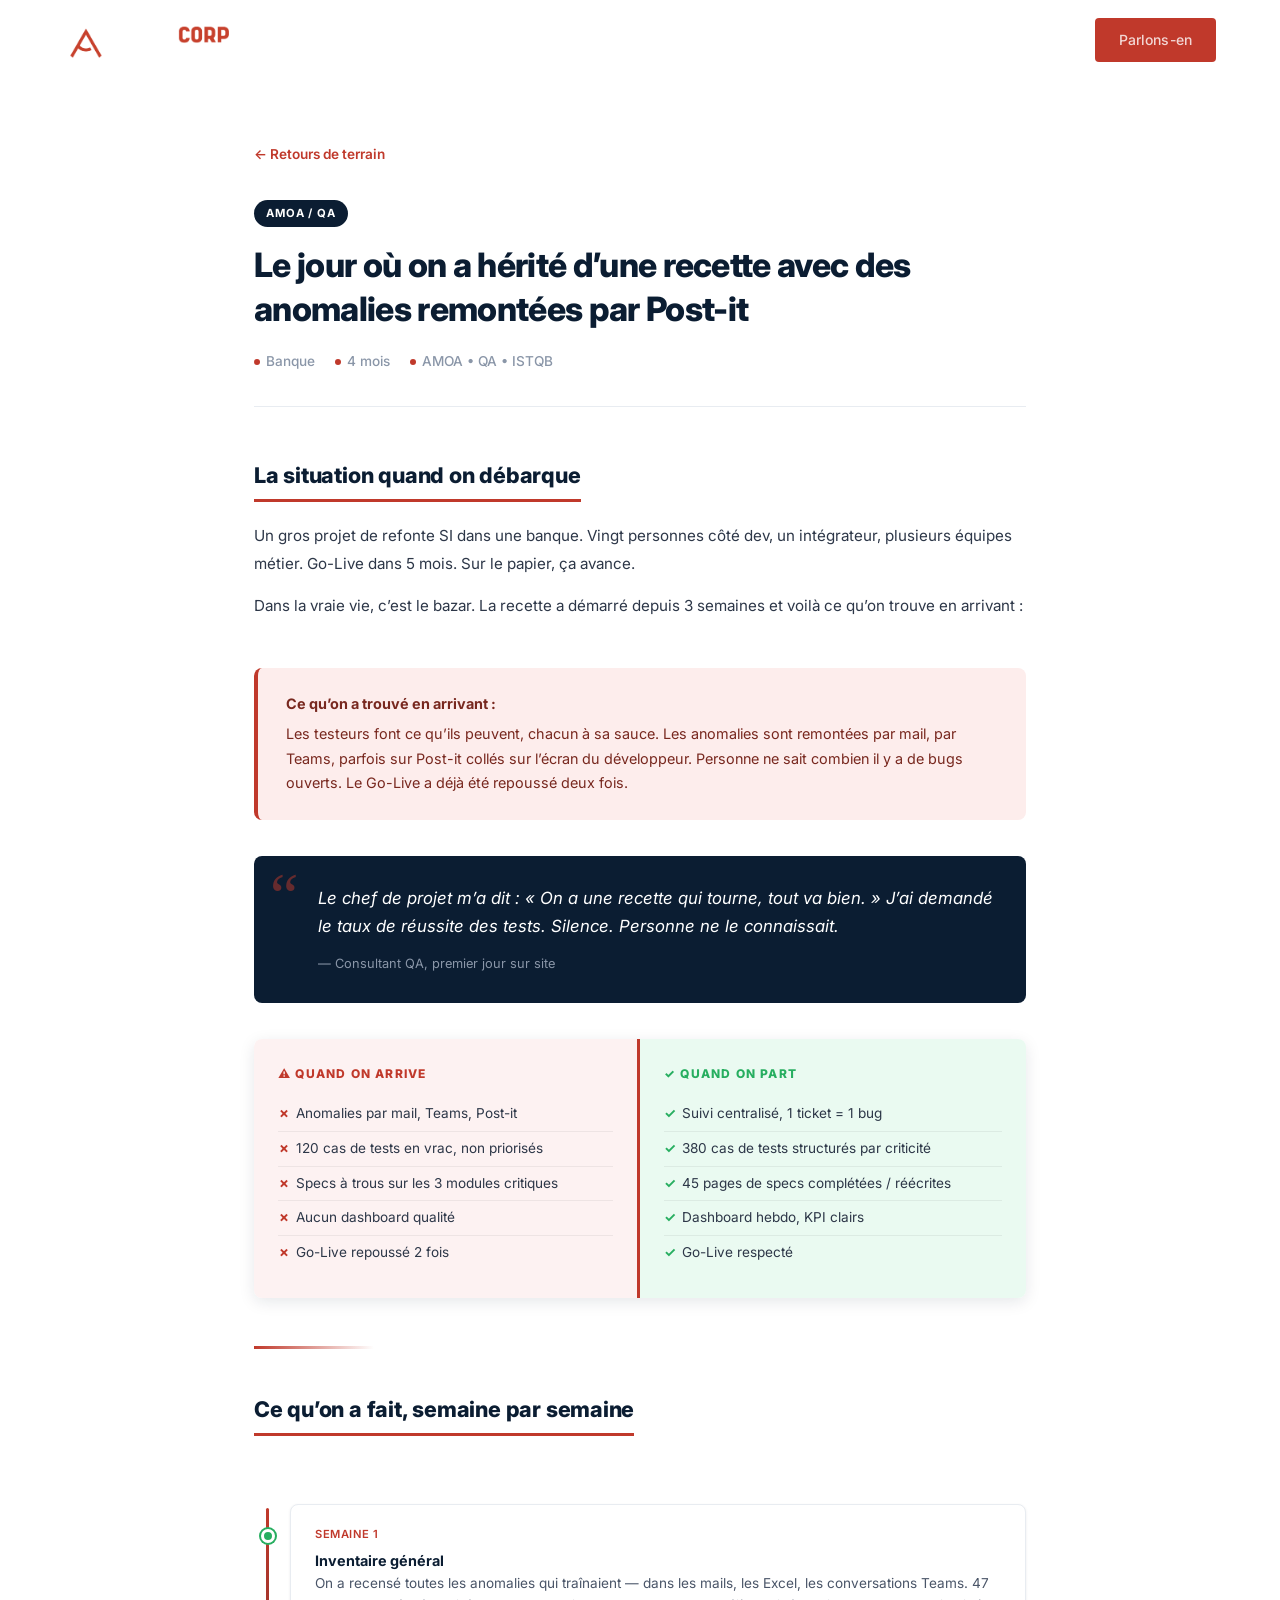
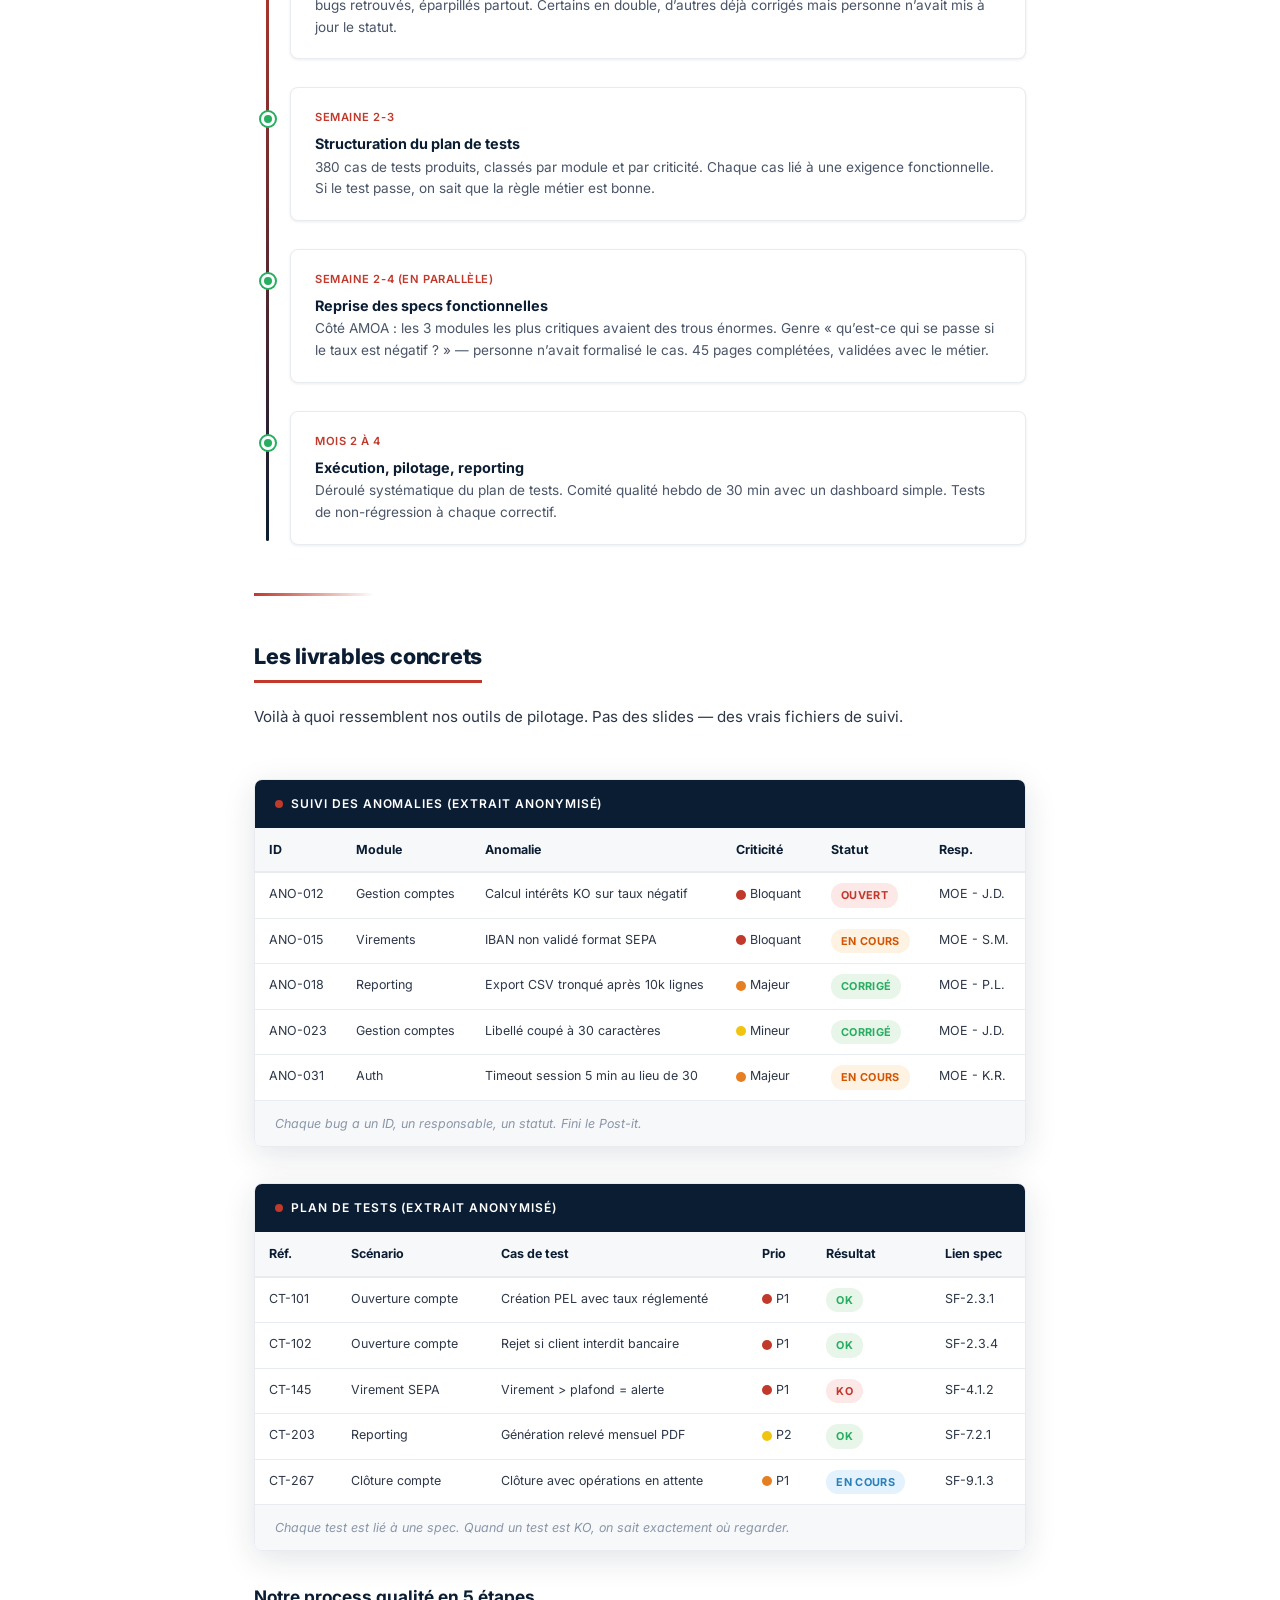
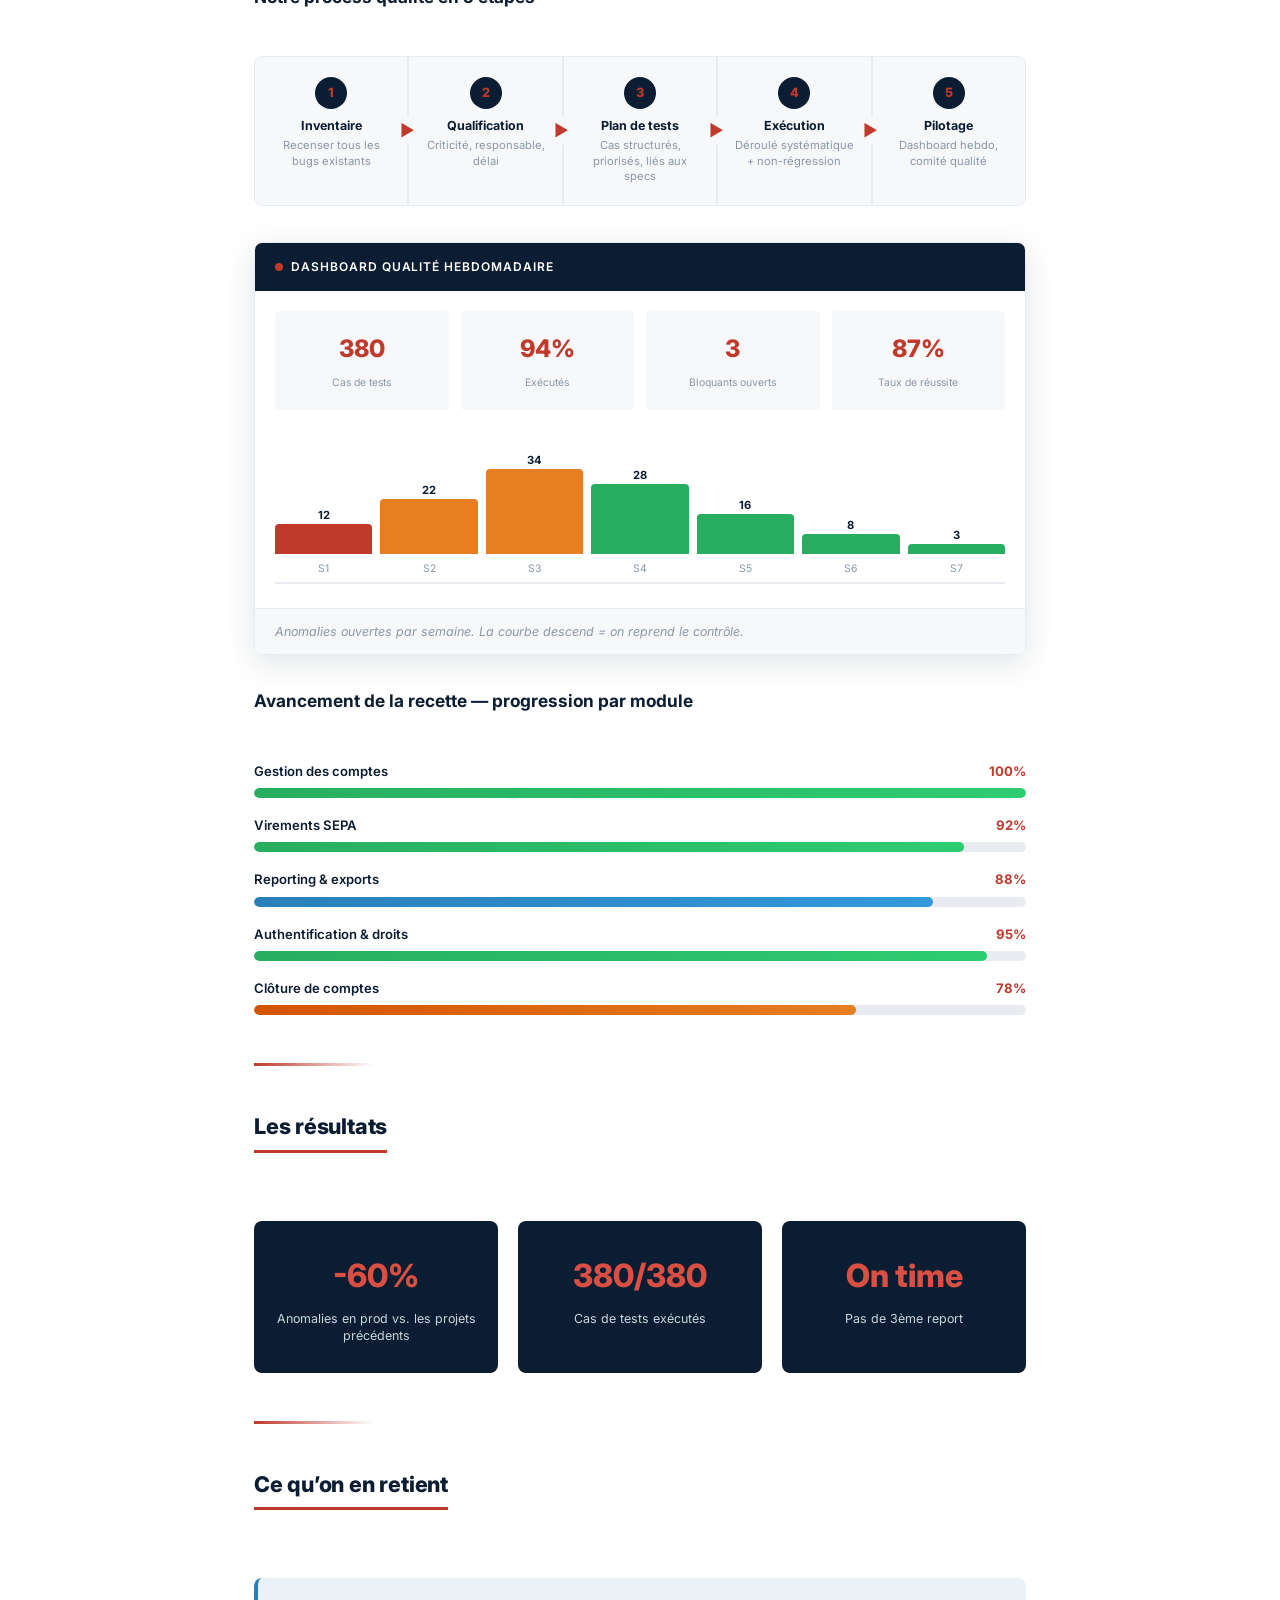
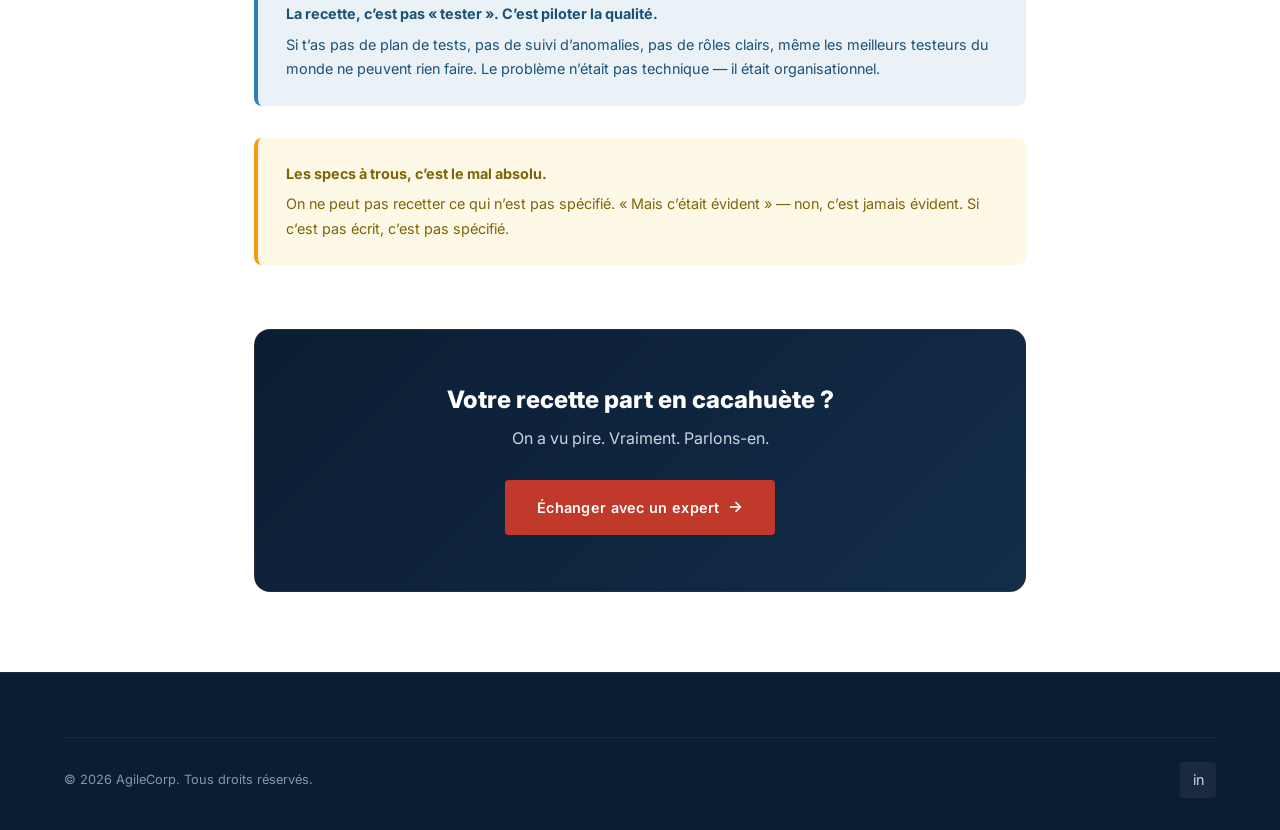
<file: articles/recette-refonte-si-bancaire.html>
<!DOCTYPE html>
<html lang="fr">
<head>
  <meta charset="UTF-8">
  <meta name="viewport" content="width=device-width, initial-scale=1.0">
  <meta name="description" content="Retour de mission : quand la recette part en vrille et que les bugs sont track&eacute;s par Post-it.">
  <title>Des anomalies par Post-it &mdash; retour de mission QA | AgileCorp</title>
  <link rel="preconnect" href="https://fonts.googleapis.com">
  <link rel="preconnect" href="https://fonts.gstatic.com" crossorigin>
  <link href="https://fonts.googleapis.com/css2?family=Inter:wght@400;500;600;700;800;900&display=swap" rel="stylesheet">
  <link rel="stylesheet" href="../css/style.css">
  <link rel="stylesheet" href="../css/article.css">
  <link rel="canonical" href="https://agilecorp.fr/articles/recette-refonte-si-bancaire.html">
  <link rel="icon" type="image/png" href="../logo-agile-corp.png">
</head>
<body>

  <header class="header header--solid">
    <div class="container">
      <a href="../index.html" class="logo">
        <img src="../logo-agile-corp-blanc-baseline.png" alt="AgileCorp" class="logo-img">
      </a>
      <nav class="nav-links">
        <a href="../index.html#expertise">Expertise</a>
        <a href="../index.html#terrain">Terrain</a>
        <a href="../index.html#contact" class="btn btn-primary btn-sm nav-cta">Parlons-en</a>
      </nav>
      <button class="nav-toggle" aria-label="Menu">
        <span></span><span></span><span></span>
      </button>
    </div>
  </header>

  <article class="article">
    <div class="container">

      <a href="../index.html#terrain" class="article-back">&larr; Retours de terrain</a>

      <div class="article-header">
        <div class="insight-tag">AMOA / QA</div>
        <h1>Le jour o&ugrave; on a h&eacute;rit&eacute; d&rsquo;une recette avec des anomalies remont&eacute;es par Post-it</h1>
        <div class="article-meta">
          <span>Banque</span>
          <span>4 mois</span>
          <span>AMOA &bull; QA &bull; ISTQB</span>
        </div>
      </div>

      <div class="article-body">

        <div class="article-section">
          <h2>La situation quand on d&eacute;barque</h2>
          <p>Un gros projet de refonte SI dans une banque. Vingt personnes c&ocirc;t&eacute; dev, un int&eacute;grateur, plusieurs &eacute;quipes m&eacute;tier. Go-Live dans 5 mois. Sur le papier, &ccedil;a avance.</p>
          <p>Dans la vraie vie, c&rsquo;est le bazar. La recette a d&eacute;marr&eacute; depuis 3 semaines et voil&agrave; ce qu&rsquo;on trouve en arrivant :</p>
        </div>

        <div class="callout callout--danger">
          <strong>Ce qu&rsquo;on a trouv&eacute; en arrivant :</strong>
          Les testeurs font ce qu&rsquo;ils peuvent, chacun &agrave; sa sauce. Les anomalies sont remont&eacute;es par mail, par Teams, parfois sur Post-it coll&eacute;s sur l&rsquo;&eacute;cran du d&eacute;veloppeur. Personne ne sait combien il y a de bugs ouverts. Le Go-Live a d&eacute;j&agrave; &eacute;t&eacute; repouss&eacute; deux fois.
        </div>

        <div class="terrain-quote">
          <p>Le chef de projet m&rsquo;a dit : &laquo;&nbsp;On a une recette qui tourne, tout va bien.&nbsp;&raquo; J&rsquo;ai demand&eacute; le taux de r&eacute;ussite des tests. Silence. Personne ne le connaissait.</p>
          <div class="quote-source">&mdash; Consultant QA, premier jour sur site</div>
        </div>

        <div class="before-after">
          <div class="before-col">
            <h4>&#9888; Quand on arrive</h4>
            <ul>
              <li>Anomalies par mail, Teams, Post-it</li>
              <li>120 cas de tests en vrac, non prioris&eacute;s</li>
              <li>Specs &agrave; trous sur les 3 modules critiques</li>
              <li>Aucun dashboard qualit&eacute;</li>
              <li>Go-Live repouss&eacute; 2 fois</li>
            </ul>
          </div>
          <div class="after-col">
            <h4>&#10003; Quand on part</h4>
            <ul>
              <li>Suivi centralis&eacute;, 1 ticket = 1 bug</li>
              <li>380 cas de tests structur&eacute;s par criticit&eacute;</li>
              <li>45 pages de specs compl&eacute;t&eacute;es / r&eacute;&eacute;crites</li>
              <li>Dashboard hebdo, KPI clairs</li>
              <li>Go-Live respect&eacute;</li>
            </ul>
          </div>
        </div>

        <hr class="article-divider">

        <div class="article-section">
          <h2>Ce qu&rsquo;on a fait, semaine par semaine</h2>
        </div>

        <div class="timeline">
          <div class="timeline-step timeline-step--done">
            <div class="timeline-period">Semaine 1</div>
            <h4>Inventaire g&eacute;n&eacute;ral</h4>
            <p>On a recens&eacute; toutes les anomalies qui tra&icirc;naient &mdash; dans les mails, les Excel, les conversations Teams. 47 bugs retrouv&eacute;s, &eacute;parpill&eacute;s partout. Certains en double, d&rsquo;autres d&eacute;j&agrave; corrig&eacute;s mais personne n&rsquo;avait mis &agrave; jour le statut.</p>
          </div>
          <div class="timeline-step timeline-step--done">
            <div class="timeline-period">Semaine 2-3</div>
            <h4>Structuration du plan de tests</h4>
            <p>380 cas de tests produits, class&eacute;s par module et par criticit&eacute;. Chaque cas li&eacute; &agrave; une exigence fonctionnelle. Si le test passe, on sait que la r&egrave;gle m&eacute;tier est bonne.</p>
          </div>
          <div class="timeline-step timeline-step--done">
            <div class="timeline-period">Semaine 2-4 (en parall&egrave;le)</div>
            <h4>Reprise des specs fonctionnelles</h4>
            <p>C&ocirc;t&eacute; AMOA : les 3 modules les plus critiques avaient des trous &eacute;normes. Genre &laquo;&nbsp;qu&rsquo;est-ce qui se passe si le taux est n&eacute;gatif ?&nbsp;&raquo; &mdash; personne n&rsquo;avait formalis&eacute; le cas. 45 pages compl&eacute;t&eacute;es, valid&eacute;es avec le m&eacute;tier.</p>
          </div>
          <div class="timeline-step timeline-step--done">
            <div class="timeline-period">Mois 2 &agrave; 4</div>
            <h4>Ex&eacute;cution, pilotage, reporting</h4>
            <p>D&eacute;roul&eacute; syst&eacute;matique du plan de tests. Comit&eacute; qualit&eacute; hebdo de 30 min avec un dashboard simple. Tests de non-r&eacute;gression &agrave; chaque correctif.</p>
          </div>
        </div>

        <hr class="article-divider">

        <div class="article-section">
          <h2>Les livrables concrets</h2>
          <p>Voil&agrave; &agrave; quoi ressemblent nos outils de pilotage. Pas des slides &mdash; des vrais fichiers de suivi.</p>
        </div>

        <div class="deliverable">
          <div class="deliverable-header">Suivi des anomalies (extrait anonymis&eacute;)</div>
          <div class="deliverable-body">
            <table class="mock-table">
              <thead>
                <tr><th>ID</th><th>Module</th><th>Anomalie</th><th>Criticit&eacute;</th><th>Statut</th><th>Resp.</th></tr>
              </thead>
              <tbody>
                <tr>
                  <td>ANO-012</td><td>Gestion comptes</td><td>Calcul int&eacute;r&ecirc;ts KO sur taux n&eacute;gatif</td>
                  <td><span class="prio-dot prio-dot--critical"></span>Bloquant</td>
                  <td><span class="status-badge status-badge--red">Ouvert</span></td><td>MOE - J.D.</td>
                </tr>
                <tr>
                  <td>ANO-015</td><td>Virements</td><td>IBAN non valid&eacute; format SEPA</td>
                  <td><span class="prio-dot prio-dot--critical"></span>Bloquant</td>
                  <td><span class="status-badge status-badge--orange">En cours</span></td><td>MOE - S.M.</td>
                </tr>
                <tr>
                  <td>ANO-018</td><td>Reporting</td><td>Export CSV tronqu&eacute; apr&egrave;s 10k lignes</td>
                  <td><span class="prio-dot prio-dot--high"></span>Majeur</td>
                  <td><span class="status-badge status-badge--green">Corrig&eacute;</span></td><td>MOE - P.L.</td>
                </tr>
                <tr>
                  <td>ANO-023</td><td>Gestion comptes</td><td>Libell&eacute; coup&eacute; &agrave; 30 caract&egrave;res</td>
                  <td><span class="prio-dot prio-dot--medium"></span>Mineur</td>
                  <td><span class="status-badge status-badge--green">Corrig&eacute;</span></td><td>MOE - J.D.</td>
                </tr>
                <tr>
                  <td>ANO-031</td><td>Auth</td><td>Timeout session 5 min au lieu de 30</td>
                  <td><span class="prio-dot prio-dot--high"></span>Majeur</td>
                  <td><span class="status-badge status-badge--orange">En cours</span></td><td>MOE - K.R.</td>
                </tr>
              </tbody>
            </table>
          </div>
          <div class="deliverable-caption">Chaque bug a un ID, un responsable, un statut. Fini le Post-it.</div>
        </div>

        <div class="deliverable">
          <div class="deliverable-header">Plan de tests (extrait anonymis&eacute;)</div>
          <div class="deliverable-body">
            <table class="mock-table">
              <thead>
                <tr><th>R&eacute;f.</th><th>Sc&eacute;nario</th><th>Cas de test</th><th>Prio</th><th>R&eacute;sultat</th><th>Lien spec</th></tr>
              </thead>
              <tbody>
                <tr>
                  <td>CT-101</td><td>Ouverture compte</td><td>Cr&eacute;ation PEL avec taux r&eacute;glement&eacute;</td>
                  <td><span class="prio-dot prio-dot--critical"></span>P1</td>
                  <td><span class="status-badge status-badge--green">OK</span></td><td>SF-2.3.1</td>
                </tr>
                <tr>
                  <td>CT-102</td><td>Ouverture compte</td><td>Rejet si client interdit bancaire</td>
                  <td><span class="prio-dot prio-dot--critical"></span>P1</td>
                  <td><span class="status-badge status-badge--green">OK</span></td><td>SF-2.3.4</td>
                </tr>
                <tr>
                  <td>CT-145</td><td>Virement SEPA</td><td>Virement &gt; plafond = alerte</td>
                  <td><span class="prio-dot prio-dot--critical"></span>P1</td>
                  <td><span class="status-badge status-badge--red">KO</span></td><td>SF-4.1.2</td>
                </tr>
                <tr>
                  <td>CT-203</td><td>Reporting</td><td>G&eacute;n&eacute;ration relev&eacute; mensuel PDF</td>
                  <td><span class="prio-dot prio-dot--medium"></span>P2</td>
                  <td><span class="status-badge status-badge--green">OK</span></td><td>SF-7.2.1</td>
                </tr>
                <tr>
                  <td>CT-267</td><td>Cl&ocirc;ture compte</td><td>Cl&ocirc;ture avec op&eacute;rations en attente</td>
                  <td><span class="prio-dot prio-dot--high"></span>P1</td>
                  <td><span class="status-badge status-badge--blue">En cours</span></td><td>SF-9.1.3</td>
                </tr>
              </tbody>
            </table>
          </div>
          <div class="deliverable-caption">Chaque test est li&eacute; &agrave; une spec. Quand un test est KO, on sait exactement o&ugrave; regarder.</div>
        </div>

        <div class="article-section">
          <h3>Notre process qualit&eacute; en 5 &eacute;tapes</h3>
        </div>

        <div class="process-flow">
          <div class="process-step">
            <div class="process-step-num">1</div>
            <h5>Inventaire</h5>
            <p>Recenser tous les bugs existants</p>
          </div>
          <div class="process-step">
            <div class="process-step-num">2</div>
            <h5>Qualification</h5>
            <p>Criticit&eacute;, responsable, d&eacute;lai</p>
          </div>
          <div class="process-step">
            <div class="process-step-num">3</div>
            <h5>Plan de tests</h5>
            <p>Cas structur&eacute;s, prioris&eacute;s, li&eacute;s aux specs</p>
          </div>
          <div class="process-step">
            <div class="process-step-num">4</div>
            <h5>Ex&eacute;cution</h5>
            <p>D&eacute;roul&eacute; syst&eacute;matique + non-r&eacute;gression</p>
          </div>
          <div class="process-step">
            <div class="process-step-num">5</div>
            <h5>Pilotage</h5>
            <p>Dashboard hebdo, comit&eacute; qualit&eacute;</p>
          </div>
        </div>

        <div class="deliverable">
          <div class="deliverable-header">Dashboard qualit&eacute; hebdomadaire</div>
          <div class="deliverable-body">
            <div class="mock-kpi-row">
              <div class="mock-kpi">
                <div class="mock-kpi-value">380</div>
                <div class="mock-kpi-label">Cas de tests</div>
              </div>
              <div class="mock-kpi">
                <div class="mock-kpi-value">94%</div>
                <div class="mock-kpi-label">Ex&eacute;cut&eacute;s</div>
              </div>
              <div class="mock-kpi">
                <div class="mock-kpi-value">3</div>
                <div class="mock-kpi-label">Bloquants ouverts</div>
              </div>
              <div class="mock-kpi">
                <div class="mock-kpi-value">87%</div>
                <div class="mock-kpi-label">Taux de r&eacute;ussite</div>
              </div>
            </div>
            <div class="mock-chart">
              <div class="mock-bar-chart">
                <div class="mock-bar" style="height: 30%; background: #c0392b;"><span class="mock-bar-value">12</span><span class="mock-bar-label">S1</span></div>
                <div class="mock-bar" style="height: 55%; background: #e67e22;"><span class="mock-bar-value">22</span><span class="mock-bar-label">S2</span></div>
                <div class="mock-bar" style="height: 85%; background: #e67e22;"><span class="mock-bar-value">34</span><span class="mock-bar-label">S3</span></div>
                <div class="mock-bar" style="height: 70%; background: #27ae60;"><span class="mock-bar-value">28</span><span class="mock-bar-label">S4</span></div>
                <div class="mock-bar" style="height: 40%; background: #27ae60;"><span class="mock-bar-value">16</span><span class="mock-bar-label">S5</span></div>
                <div class="mock-bar" style="height: 20%; background: #27ae60;"><span class="mock-bar-value">8</span><span class="mock-bar-label">S6</span></div>
                <div class="mock-bar" style="height: 10%; background: #27ae60;"><span class="mock-bar-value">3</span><span class="mock-bar-label">S7</span></div>
              </div>
            </div>
          </div>
          <div class="deliverable-caption">Anomalies ouvertes par semaine. La courbe descend = on reprend le contr&ocirc;le.</div>
        </div>

        <div class="article-section">
          <h3>Avancement de la recette &mdash; progression par module</h3>
        </div>

        <div class="progress-group">
          <div class="progress-item">
            <div class="progress-item-header">
              <span class="progress-item-label">Gestion des comptes</span>
              <span class="progress-item-value">100%</span>
            </div>
            <div class="progress-bar"><div class="progress-fill progress-fill--green" style="width: 100%;"></div></div>
          </div>
          <div class="progress-item">
            <div class="progress-item-header">
              <span class="progress-item-label">Virements SEPA</span>
              <span class="progress-item-value">92%</span>
            </div>
            <div class="progress-bar"><div class="progress-fill progress-fill--green" style="width: 92%;"></div></div>
          </div>
          <div class="progress-item">
            <div class="progress-item-header">
              <span class="progress-item-label">Reporting &amp; exports</span>
              <span class="progress-item-value">88%</span>
            </div>
            <div class="progress-bar"><div class="progress-fill progress-fill--blue" style="width: 88%;"></div></div>
          </div>
          <div class="progress-item">
            <div class="progress-item-header">
              <span class="progress-item-label">Authentification &amp; droits</span>
              <span class="progress-item-value">95%</span>
            </div>
            <div class="progress-bar"><div class="progress-fill progress-fill--green" style="width: 95%;"></div></div>
          </div>
          <div class="progress-item">
            <div class="progress-item-header">
              <span class="progress-item-label">Cl&ocirc;ture de comptes</span>
              <span class="progress-item-value">78%</span>
            </div>
            <div class="progress-bar"><div class="progress-fill progress-fill--orange" style="width: 78%;"></div></div>
          </div>
        </div>

        <hr class="article-divider">

        <div class="article-section">
          <h2>Les r&eacute;sultats</h2>
        </div>

        <div class="article-results">
          <div class="article-result">
            <div class="article-result-value">-60%</div>
            <div class="article-result-label">Anomalies en prod vs. les projets pr&eacute;c&eacute;dents</div>
          </div>
          <div class="article-result">
            <div class="article-result-value">380/380</div>
            <div class="article-result-label">Cas de tests ex&eacute;cut&eacute;s</div>
          </div>
          <div class="article-result">
            <div class="article-result-value">On time</div>
            <div class="article-result-label">Pas de 3&egrave;me report</div>
          </div>
        </div>

        <hr class="article-divider">

        <div class="article-section">
          <h2>Ce qu&rsquo;on en retient</h2>
        </div>

        <div class="callout callout--info">
          <strong>La recette, c&rsquo;est pas &laquo;&nbsp;tester&nbsp;&raquo;. C&rsquo;est piloter la qualit&eacute;.</strong>
          Si t&rsquo;as pas de plan de tests, pas de suivi d&rsquo;anomalies, pas de r&ocirc;les clairs, m&ecirc;me les meilleurs testeurs du monde ne peuvent rien faire. Le probl&egrave;me n&rsquo;&eacute;tait pas technique &mdash; il &eacute;tait organisationnel.
        </div>

        <div class="callout callout--warning">
          <strong>Les specs &agrave; trous, c&rsquo;est le mal absolu.</strong>
          On ne peut pas recetter ce qui n&rsquo;est pas sp&eacute;cifi&eacute;. &laquo;&nbsp;Mais c&rsquo;&eacute;tait &eacute;vident&nbsp;&raquo; &mdash; non, c&rsquo;est jamais &eacute;vident. Si c&rsquo;est pas &eacute;crit, c&rsquo;est pas sp&eacute;cifi&eacute;.
        </div>

      </div>

      <div class="article-cta">
        <h3>Votre recette part en cacahu&egrave;te ?</h3>
        <p>On a vu pire. Vraiment. Parlons-en.</p>
        <a href="../index.html#contact" class="btn btn-primary btn-arrow">&Eacute;changer avec un expert</a>
      </div>

    </div>
  </article>

  <footer class="footer">
    <div class="container">
      <div class="footer-bottom">
        <p>&copy; 2026 AgileCorp. Tous droits r&eacute;serv&eacute;s.</p>
        <div class="footer-social">
          <a href="https://fr.linkedin.com/company/ades-it" target="_blank" aria-label="LinkedIn">in</a>
        </div>
      </div>
    </div>
  </footer>

  <script src="../js/analytics.js"></script>
  <script src="../js/main.js"></script>
</body>
</html>
</file>
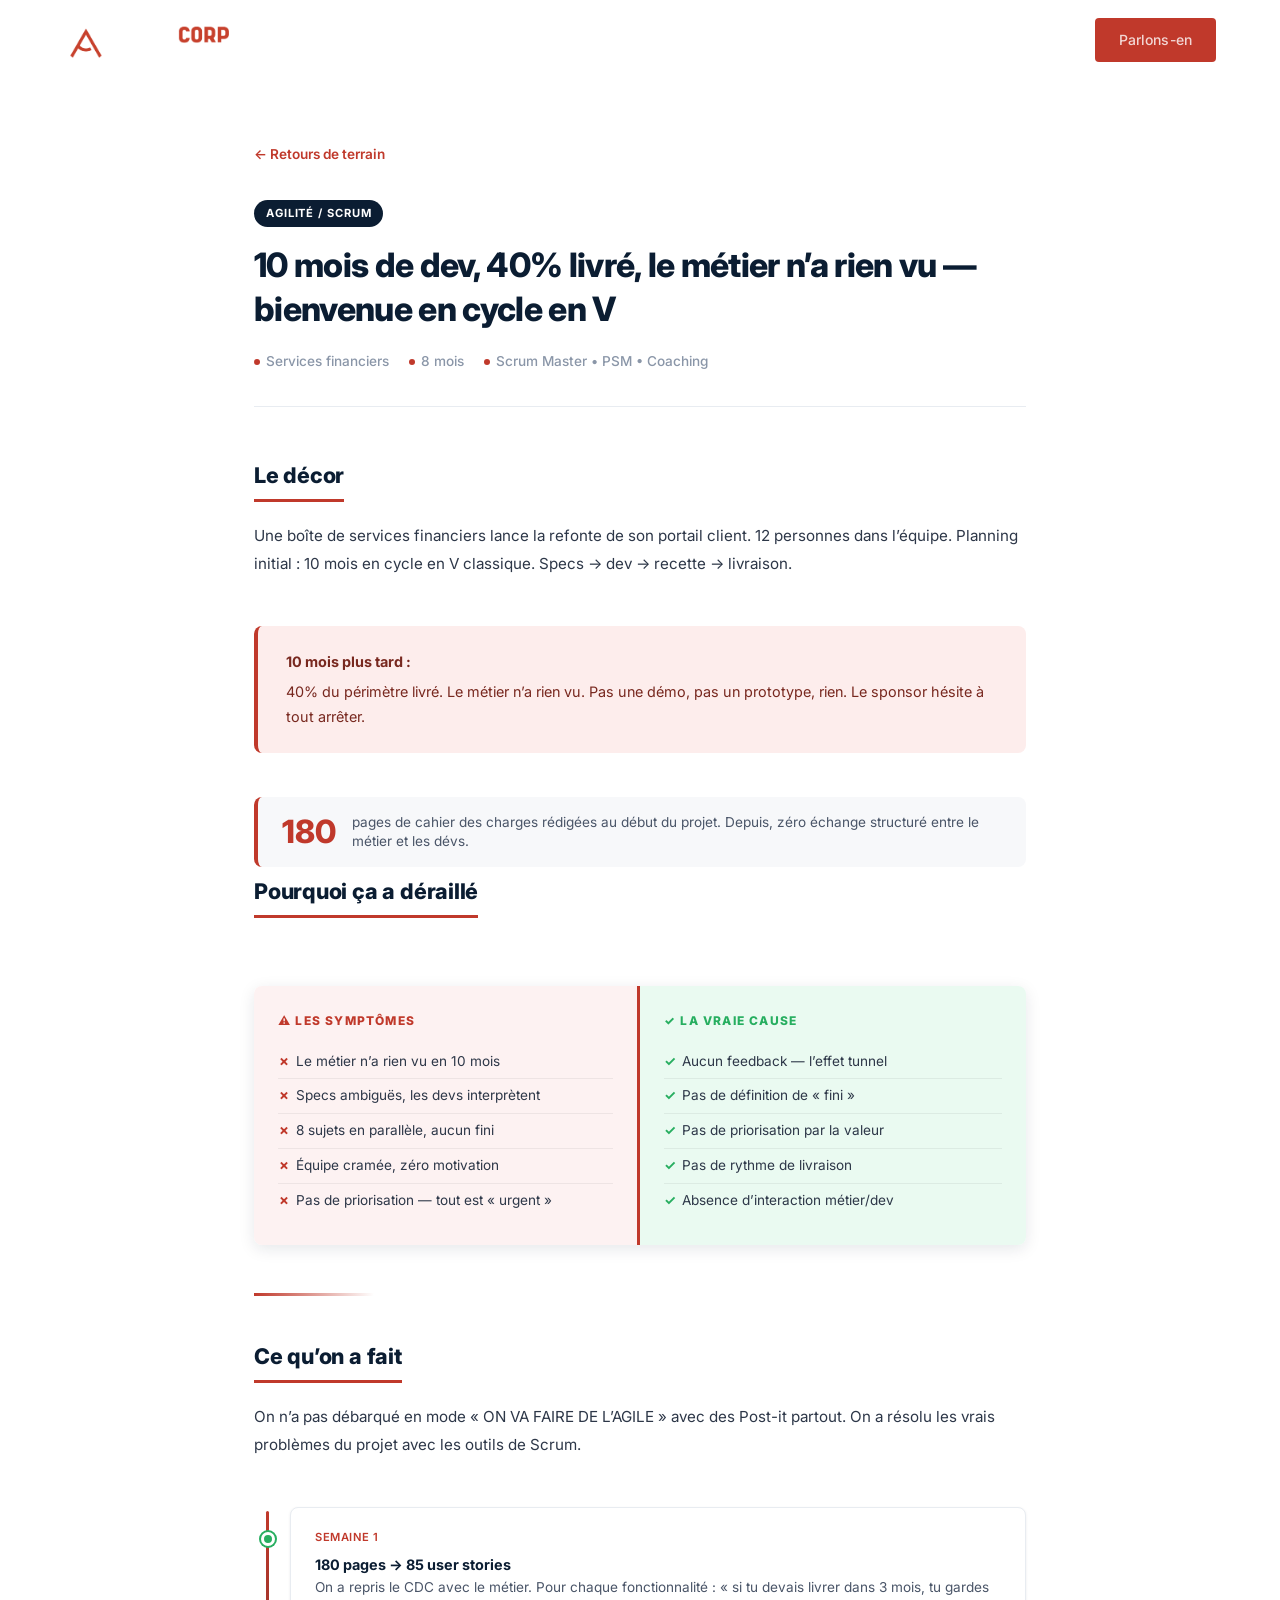
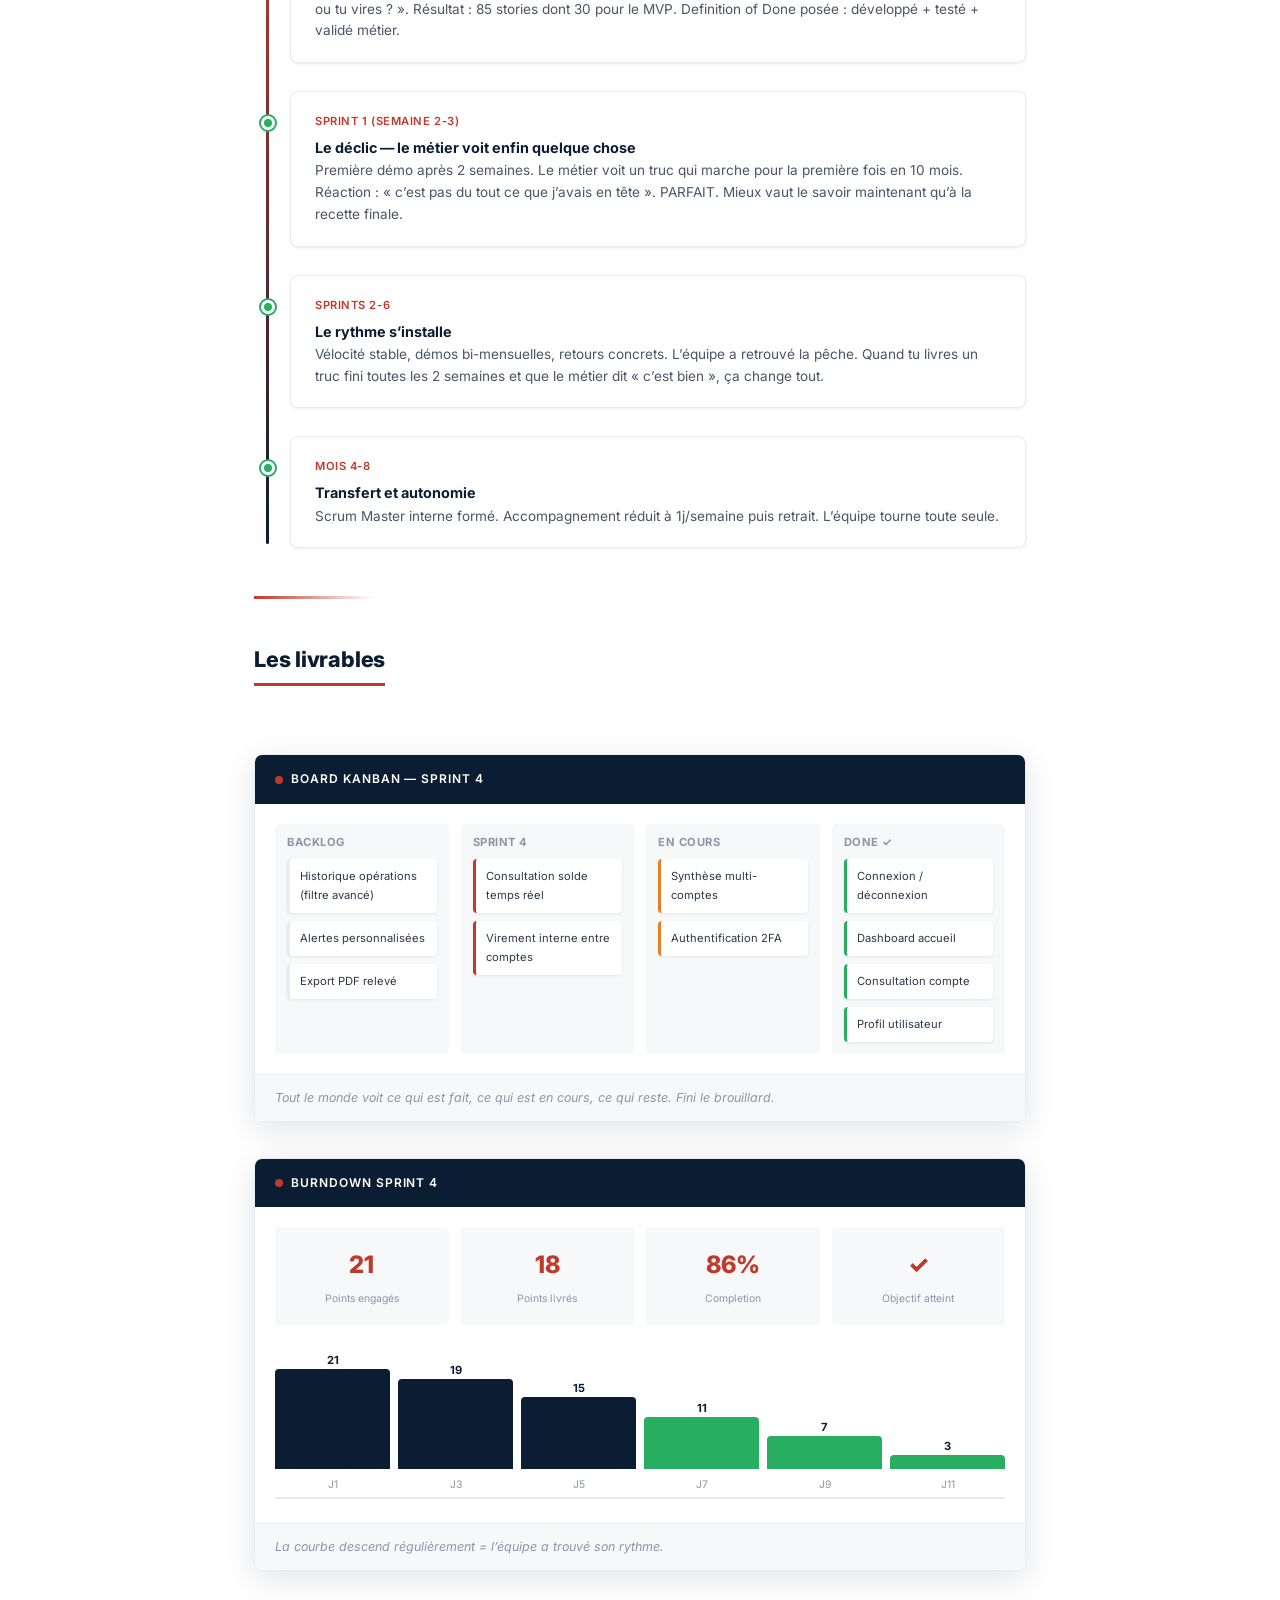
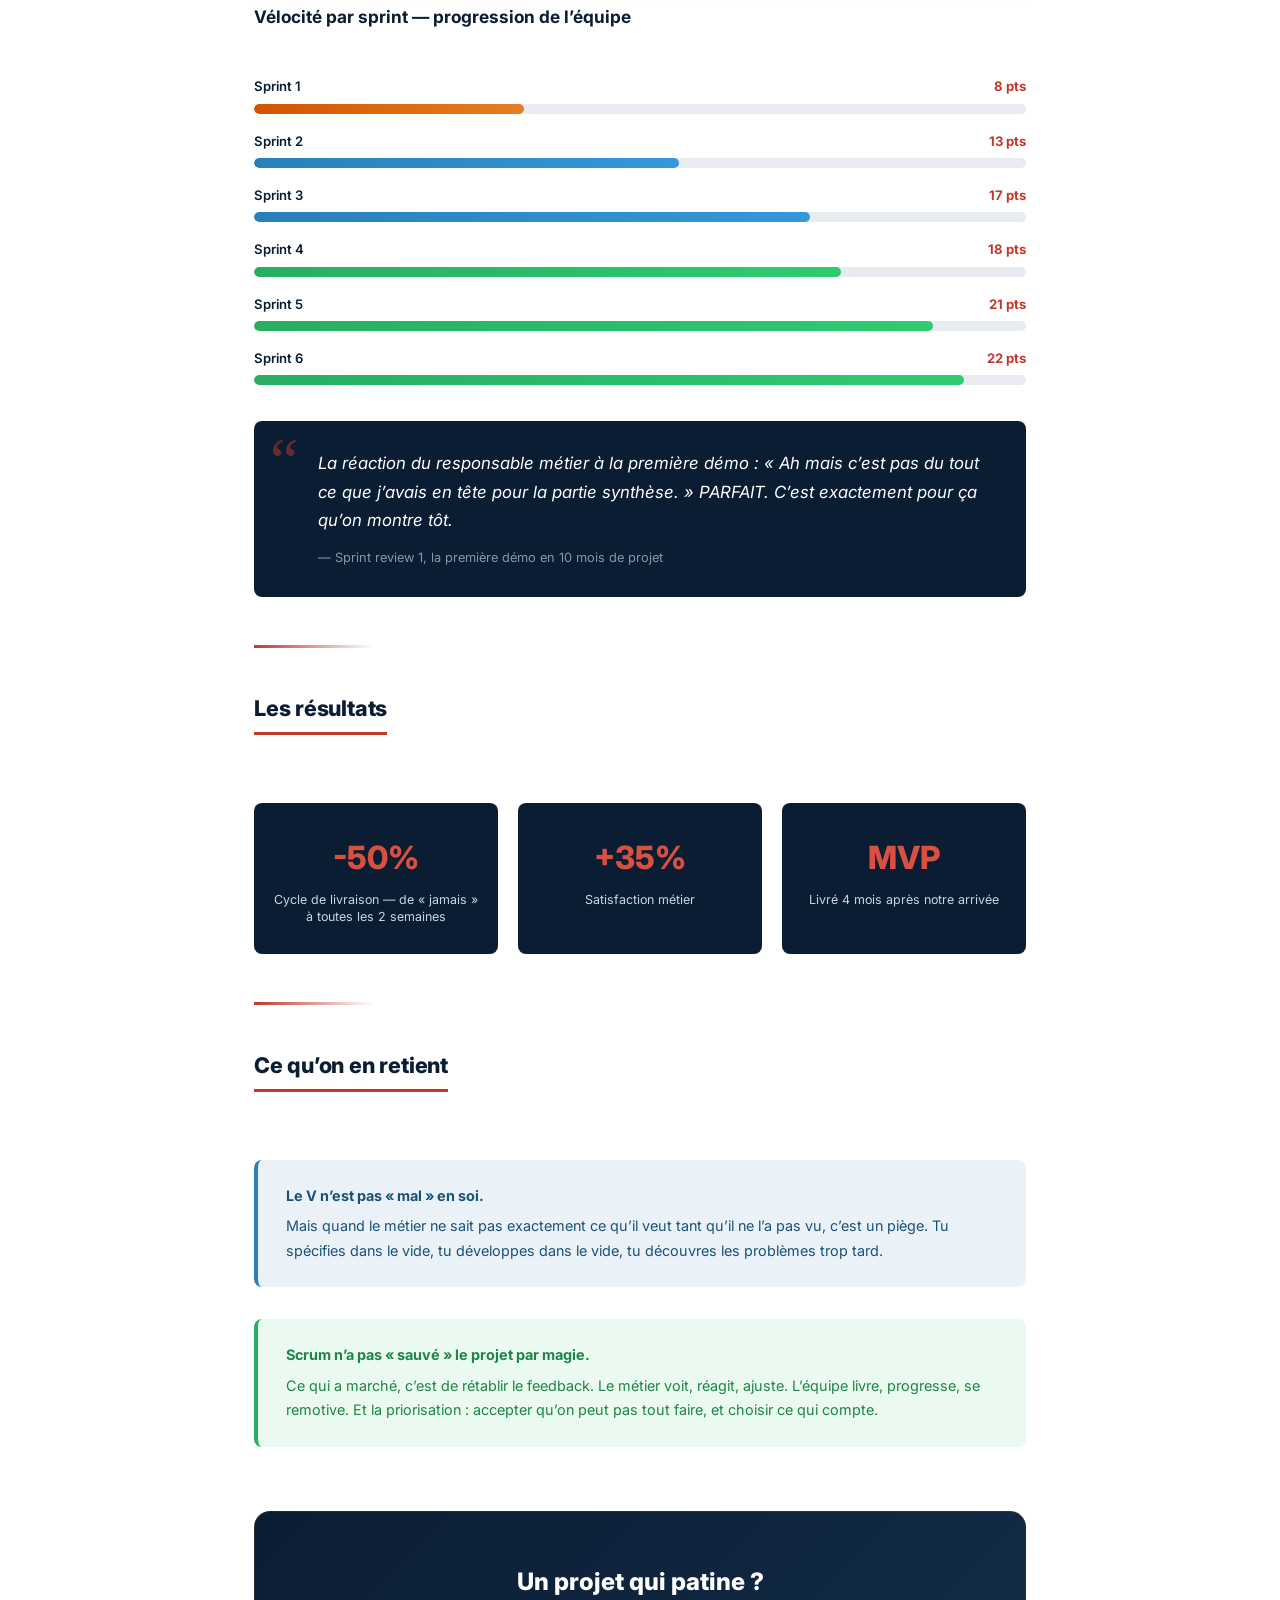
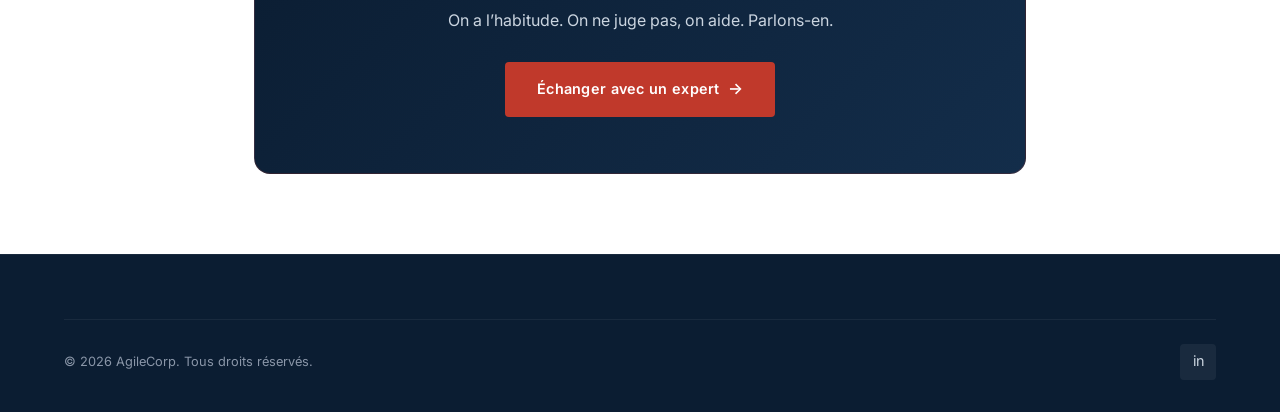
<file: articles/sauver-projet-agile.html>
<!DOCTYPE html>
<html lang="fr">
<head>
  <meta charset="UTF-8">
  <meta name="viewport" content="width=device-width, initial-scale=1.0">
  <meta name="description" content="Retour de mission : un projet en cycle en V avec 6 mois de retard, un CDC de 180 pages et le m&eacute;tier qui n&rsquo;a rien vu.">
  <title>10 mois de dev, 40% livr&eacute; &mdash; retour de mission agile | AgileCorp</title>
  <link rel="preconnect" href="https://fonts.googleapis.com">
  <link rel="preconnect" href="https://fonts.gstatic.com" crossorigin>
  <link href="https://fonts.googleapis.com/css2?family=Inter:wght@400;500;600;700;800;900&display=swap" rel="stylesheet">
  <link rel="stylesheet" href="../css/style.css">
  <link rel="stylesheet" href="../css/article.css">
  <link rel="canonical" href="https://agilecorp.fr/articles/sauver-projet-agile.html">
  <link rel="icon" type="image/png" href="../logo-agile-corp.png">
</head>
<body>

  <header class="header header--solid">
    <div class="container">
      <a href="../index.html" class="logo">
        <img src="../logo-agile-corp-blanc-baseline.png" alt="AgileCorp" class="logo-img">
      </a>
      <nav class="nav-links">
        <a href="../index.html#expertise">Expertise</a>
        <a href="../index.html#terrain">Terrain</a>
        <a href="../index.html#contact" class="btn btn-primary btn-sm nav-cta">Parlons-en</a>
      </nav>
      <button class="nav-toggle" aria-label="Menu">
        <span></span><span></span><span></span>
      </button>
    </div>
  </header>

  <article class="article">
    <div class="container">

      <a href="../index.html#terrain" class="article-back">&larr; Retours de terrain</a>

      <div class="article-header">
        <div class="insight-tag">Agilit&eacute; / Scrum</div>
        <h1>10 mois de dev, 40% livr&eacute;, le m&eacute;tier n&rsquo;a rien vu &mdash; bienvenue en cycle en V</h1>
        <div class="article-meta">
          <span>Services financiers</span>
          <span>8 mois</span>
          <span>Scrum Master &bull; PSM &bull; Coaching</span>
        </div>
      </div>

      <div class="article-body">

        <div class="article-section">
          <h2>Le d&eacute;cor</h2>
          <p>Une bo&icirc;te de services financiers lance la refonte de son portail client. 12 personnes dans l&rsquo;&eacute;quipe. Planning initial : 10 mois en cycle en V classique. Specs &rarr; dev &rarr; recette &rarr; livraison.</p>
        </div>

        <div class="callout callout--danger">
          <strong>10 mois plus tard :</strong>
          40% du p&eacute;rim&egrave;tre livr&eacute;. Le m&eacute;tier n&rsquo;a rien vu. Pas une d&eacute;mo, pas un prototype, rien. Le sponsor h&eacute;site &agrave; tout arr&ecirc;ter.
        </div>

        <div class="key-number">
          <div class="key-number-val">180</div>
          <div class="key-number-desc">pages de cahier des charges r&eacute;dig&eacute;es au d&eacute;but du projet. Depuis, z&eacute;ro &eacute;change structur&eacute; entre le m&eacute;tier et les d&eacute;vs.</div>
        </div>

        <div class="article-section">
          <h2>Pourquoi &ccedil;a a d&eacute;raill&eacute;</h2>
        </div>

        <div class="before-after">
          <div class="before-col">
            <h4>&#9888; Les sympt&ocirc;mes</h4>
            <ul>
              <li>Le m&eacute;tier n&rsquo;a rien vu en 10 mois</li>
              <li>Specs ambigu&euml;s, les devs interpr&egrave;tent</li>
              <li>8 sujets en parall&egrave;le, aucun fini</li>
              <li>&Eacute;quipe cram&eacute;e, z&eacute;ro motivation</li>
              <li>Pas de priorisation &mdash; tout est &laquo;&nbsp;urgent&nbsp;&raquo;</li>
            </ul>
          </div>
          <div class="after-col">
            <h4>&#10003; La vraie cause</h4>
            <ul>
              <li>Aucun feedback &mdash; l&rsquo;effet tunnel</li>
              <li>Pas de d&eacute;finition de &laquo;&nbsp;fini&nbsp;&raquo;</li>
              <li>Pas de priorisation par la valeur</li>
              <li>Pas de rythme de livraison</li>
              <li>Absence d&rsquo;interaction m&eacute;tier/dev</li>
            </ul>
          </div>
        </div>

        <hr class="article-divider">

        <div class="article-section">
          <h2>Ce qu&rsquo;on a fait</h2>
          <p>On n&rsquo;a pas d&eacute;barqu&eacute; en mode &laquo;&nbsp;ON VA FAIRE DE L&rsquo;AGILE&nbsp;&raquo; avec des Post-it partout. On a r&eacute;solu les vrais probl&egrave;mes du projet avec les outils de Scrum.</p>
        </div>

        <div class="timeline">
          <div class="timeline-step timeline-step--done">
            <div class="timeline-period">Semaine 1</div>
            <h4>180 pages &rarr; 85 user stories</h4>
            <p>On a repris le CDC avec le m&eacute;tier. Pour chaque fonctionnalit&eacute; : &laquo;&nbsp;si tu devais livrer dans 3 mois, tu gardes ou tu vires ?&nbsp;&raquo;. R&eacute;sultat : 85 stories dont 30 pour le MVP. Definition of Done pos&eacute;e : d&eacute;velopp&eacute; + test&eacute; + valid&eacute; m&eacute;tier.</p>
          </div>
          <div class="timeline-step timeline-step--done">
            <div class="timeline-period">Sprint 1 (semaine 2-3)</div>
            <h4>Le d&eacute;clic &mdash; le m&eacute;tier voit enfin quelque chose</h4>
            <p>Premi&egrave;re d&eacute;mo apr&egrave;s 2 semaines. Le m&eacute;tier voit un truc qui marche pour la premi&egrave;re fois en 10 mois. R&eacute;action : &laquo;&nbsp;c&rsquo;est pas du tout ce que j&rsquo;avais en t&ecirc;te&nbsp;&raquo;. PARFAIT. Mieux vaut le savoir maintenant qu&rsquo;&agrave; la recette finale.</p>
          </div>
          <div class="timeline-step timeline-step--done">
            <div class="timeline-period">Sprints 2-6</div>
            <h4>Le rythme s&rsquo;installe</h4>
            <p>V&eacute;locit&eacute; stable, d&eacute;mos bi-mensuelles, retours concrets. L&rsquo;&eacute;quipe a retrouv&eacute; la p&ecirc;che. Quand tu livres un truc fini toutes les 2 semaines et que le m&eacute;tier dit &laquo;&nbsp;c&rsquo;est bien&nbsp;&raquo;, &ccedil;a change tout.</p>
          </div>
          <div class="timeline-step timeline-step--done">
            <div class="timeline-period">Mois 4-8</div>
            <h4>Transfert et autonomie</h4>
            <p>Scrum Master interne form&eacute;. Accompagnement r&eacute;duit &agrave; 1j/semaine puis retrait. L&rsquo;&eacute;quipe tourne toute seule.</p>
          </div>
        </div>

        <hr class="article-divider">

        <div class="article-section">
          <h2>Les livrables</h2>
        </div>

        <div class="deliverable">
          <div class="deliverable-header">Board Kanban &mdash; Sprint 4</div>
          <div class="deliverable-body">
            <div class="mock-kanban">
              <div class="mock-kanban-col">
                <h5>Backlog</h5>
                <div class="mock-kanban-card">Historique op&eacute;rations (filtre avanc&eacute;)</div>
                <div class="mock-kanban-card">Alertes personnalis&eacute;es</div>
                <div class="mock-kanban-card">Export PDF relev&eacute;</div>
              </div>
              <div class="mock-kanban-col">
                <h5>Sprint 4</h5>
                <div class="mock-kanban-card mock-kanban-card--accent">Consultation solde temps r&eacute;el</div>
                <div class="mock-kanban-card mock-kanban-card--accent">Virement interne entre comptes</div>
              </div>
              <div class="mock-kanban-col">
                <h5>En cours</h5>
                <div class="mock-kanban-card mock-kanban-card--orange">Synth&egrave;se multi-comptes</div>
                <div class="mock-kanban-card mock-kanban-card--orange">Authentification 2FA</div>
              </div>
              <div class="mock-kanban-col">
                <h5>Done &#10003;</h5>
                <div class="mock-kanban-card mock-kanban-card--green">Connexion / d&eacute;connexion</div>
                <div class="mock-kanban-card mock-kanban-card--green">Dashboard accueil</div>
                <div class="mock-kanban-card mock-kanban-card--green">Consultation compte</div>
                <div class="mock-kanban-card mock-kanban-card--green">Profil utilisateur</div>
              </div>
            </div>
          </div>
          <div class="deliverable-caption">Tout le monde voit ce qui est fait, ce qui est en cours, ce qui reste. Fini le brouillard.</div>
        </div>

        <div class="deliverable">
          <div class="deliverable-header">Burndown Sprint 4</div>
          <div class="deliverable-body">
            <div class="mock-kpi-row">
              <div class="mock-kpi">
                <div class="mock-kpi-value">21</div>
                <div class="mock-kpi-label">Points engag&eacute;s</div>
              </div>
              <div class="mock-kpi">
                <div class="mock-kpi-value">18</div>
                <div class="mock-kpi-label">Points livr&eacute;s</div>
              </div>
              <div class="mock-kpi">
                <div class="mock-kpi-value">86%</div>
                <div class="mock-kpi-label">Completion</div>
              </div>
              <div class="mock-kpi">
                <div class="mock-kpi-value">&#10003;</div>
                <div class="mock-kpi-label">Objectif atteint</div>
              </div>
            </div>
            <div class="mock-chart">
              <div class="mock-bar-chart">
                <div class="mock-bar" style="height: 100%; background: var(--color-primary);"><span class="mock-bar-value">21</span><span class="mock-bar-label">J1</span></div>
                <div class="mock-bar" style="height: 90%; background: var(--color-primary);"><span class="mock-bar-value">19</span><span class="mock-bar-label">J3</span></div>
                <div class="mock-bar" style="height: 72%; background: var(--color-primary);"><span class="mock-bar-value">15</span><span class="mock-bar-label">J5</span></div>
                <div class="mock-bar" style="height: 52%; background: #27ae60;"><span class="mock-bar-value">11</span><span class="mock-bar-label">J7</span></div>
                <div class="mock-bar" style="height: 33%; background: #27ae60;"><span class="mock-bar-value">7</span><span class="mock-bar-label">J9</span></div>
                <div class="mock-bar" style="height: 14%; background: #27ae60;"><span class="mock-bar-value">3</span><span class="mock-bar-label">J11</span></div>
              </div>
            </div>
          </div>
          <div class="deliverable-caption">La courbe descend r&eacute;guli&egrave;rement = l&rsquo;&eacute;quipe a trouv&eacute; son rythme.</div>
        </div>

        <div class="article-section">
          <h3>V&eacute;locit&eacute; par sprint &mdash; progression de l&rsquo;&eacute;quipe</h3>
        </div>

        <div class="progress-group">
          <div class="progress-item">
            <div class="progress-item-header">
              <span class="progress-item-label">Sprint 1</span>
              <span class="progress-item-value">8 pts</span>
            </div>
            <div class="progress-bar"><div class="progress-fill progress-fill--orange" style="width: 35%;"></div></div>
          </div>
          <div class="progress-item">
            <div class="progress-item-header">
              <span class="progress-item-label">Sprint 2</span>
              <span class="progress-item-value">13 pts</span>
            </div>
            <div class="progress-bar"><div class="progress-fill progress-fill--blue" style="width: 55%;"></div></div>
          </div>
          <div class="progress-item">
            <div class="progress-item-header">
              <span class="progress-item-label">Sprint 3</span>
              <span class="progress-item-value">17 pts</span>
            </div>
            <div class="progress-bar"><div class="progress-fill progress-fill--blue" style="width: 72%;"></div></div>
          </div>
          <div class="progress-item">
            <div class="progress-item-header">
              <span class="progress-item-label">Sprint 4</span>
              <span class="progress-item-value">18 pts</span>
            </div>
            <div class="progress-bar"><div class="progress-fill progress-fill--green" style="width: 76%;"></div></div>
          </div>
          <div class="progress-item">
            <div class="progress-item-header">
              <span class="progress-item-label">Sprint 5</span>
              <span class="progress-item-value">21 pts</span>
            </div>
            <div class="progress-bar"><div class="progress-fill progress-fill--green" style="width: 88%;"></div></div>
          </div>
          <div class="progress-item">
            <div class="progress-item-header">
              <span class="progress-item-label">Sprint 6</span>
              <span class="progress-item-value">22 pts</span>
            </div>
            <div class="progress-bar"><div class="progress-fill progress-fill--green" style="width: 92%;"></div></div>
          </div>
        </div>

        <div class="terrain-quote">
          <p>La r&eacute;action du responsable m&eacute;tier &agrave; la premi&egrave;re d&eacute;mo : &laquo;&nbsp;Ah mais c&rsquo;est pas du tout ce que j&rsquo;avais en t&ecirc;te pour la partie synth&egrave;se.&nbsp;&raquo; PARFAIT. C&rsquo;est exactement pour &ccedil;a qu&rsquo;on montre t&ocirc;t.</p>
          <div class="quote-source">&mdash; Sprint review 1, la premi&egrave;re d&eacute;mo en 10 mois de projet</div>
        </div>

        <hr class="article-divider">

        <div class="article-section">
          <h2>Les r&eacute;sultats</h2>
        </div>

        <div class="article-results">
          <div class="article-result">
            <div class="article-result-value">-50%</div>
            <div class="article-result-label">Cycle de livraison &mdash; de &laquo;&nbsp;jamais&nbsp;&raquo; &agrave; toutes les 2 semaines</div>
          </div>
          <div class="article-result">
            <div class="article-result-value">+35%</div>
            <div class="article-result-label">Satisfaction m&eacute;tier</div>
          </div>
          <div class="article-result">
            <div class="article-result-value">MVP</div>
            <div class="article-result-label">Livr&eacute; 4 mois apr&egrave;s notre arriv&eacute;e</div>
          </div>
        </div>

        <hr class="article-divider">

        <div class="article-section">
          <h2>Ce qu&rsquo;on en retient</h2>
        </div>

        <div class="callout callout--info">
          <strong>Le V n&rsquo;est pas &laquo;&nbsp;mal&nbsp;&raquo; en soi.</strong>
          Mais quand le m&eacute;tier ne sait pas exactement ce qu&rsquo;il veut tant qu&rsquo;il ne l&rsquo;a pas vu, c&rsquo;est un pi&egrave;ge. Tu sp&eacute;cifies dans le vide, tu d&eacute;veloppes dans le vide, tu d&eacute;couvres les probl&egrave;mes trop tard.
        </div>

        <div class="callout callout--success">
          <strong>Scrum n&rsquo;a pas &laquo;&nbsp;sauv&eacute;&nbsp;&raquo; le projet par magie.</strong>
          Ce qui a march&eacute;, c&rsquo;est de r&eacute;tablir le feedback. Le m&eacute;tier voit, r&eacute;agit, ajuste. L&rsquo;&eacute;quipe livre, progresse, se remotive. Et la priorisation : accepter qu&rsquo;on peut pas tout faire, et choisir ce qui compte.
        </div>

      </div>

      <div class="article-cta">
        <h3>Un projet qui patine ?</h3>
        <p>On a l&rsquo;habitude. On ne juge pas, on aide. Parlons-en.</p>
        <a href="../index.html#contact" class="btn btn-primary btn-arrow">&Eacute;changer avec un expert</a>
      </div>

    </div>
  </article>

  <footer class="footer">
    <div class="container">
      <div class="footer-bottom">
        <p>&copy; 2026 AgileCorp. Tous droits r&eacute;serv&eacute;s.</p>
        <div class="footer-social">
          <a href="https://fr.linkedin.com/company/ades-it" target="_blank" aria-label="LinkedIn">in</a>
        </div>
      </div>
    </div>
  </footer>

  <script src="../js/analytics.js"></script>
  <script src="../js/main.js"></script>
</body>
</html>
</file>
<file: css/style.css>
/* ============================================
   AGILECORP - Premium Consulting Website
   Design System & Styles
   ============================================ */

/* --- CSS Variables / Design Tokens --- */
:root {
  --color-primary: #0B1D32;
  --color-primary-light: #132D4A;
  --color-secondary: #1A3A5C;
  --color-accent: #C0392B;
  --color-accent-light: #D94F42;
  --color-accent-dark: #A02E23;
  --color-white: #FFFFFF;
  --color-off-white: #F7F8FA;
  --color-light-gray: #E8ECF1;
  --color-mid-gray: #8A96A8;
  --color-dark-gray: #4A5568;
  --color-text: #2D3748;
  --color-text-light: #CBD5E0;

  --font-heading: 'Inter', 'Segoe UI', -apple-system, sans-serif;
  --font-body: 'Inter', 'Segoe UI', -apple-system, sans-serif;

  --shadow-sm: 0 1px 3px rgba(11, 29, 50, 0.08);
  --shadow-md: 0 4px 16px rgba(11, 29, 50, 0.10);
  --shadow-lg: 0 8px 32px rgba(11, 29, 50, 0.12);
  --shadow-xl: 0 16px 48px rgba(11, 29, 50, 0.16);

  --radius-sm: 4px;
  --radius-md: 8px;
  --radius-lg: 16px;

  --transition: 0.3s cubic-bezier(0.4, 0, 0.2, 1);
  --max-width: 1200px;
}

/* --- Reset & Base --- */
*, *::before, *::after { box-sizing: border-box; margin: 0; padding: 0; }

html {
  scroll-behavior: smooth;
  font-size: 16px;
}

body {
  font-family: var(--font-body);
  color: var(--color-text);
  background: var(--color-white);
  line-height: 1.7;
  -webkit-font-smoothing: antialiased;
  -moz-osx-font-smoothing: grayscale;
  overflow-x: hidden;
}

img { max-width: 100%; height: auto; display: block; }
a { text-decoration: none; color: inherit; transition: var(--transition); }
ul, ol { list-style: none; }

.container {
  width: 100%;
  max-width: var(--max-width);
  margin: 0 auto;
  padding: 0 24px;
}

/* --- Typography --- */
h1, h2, h3, h4, h5 {
  font-family: var(--font-heading);
  font-weight: 700;
  line-height: 1.2;
  color: var(--color-primary);
}

h1 { font-size: clamp(2.2rem, 5vw, 3.5rem); letter-spacing: -0.02em; }
h2 { font-size: clamp(1.8rem, 3.5vw, 2.5rem); letter-spacing: -0.01em; }
h3 { font-size: clamp(1.2rem, 2vw, 1.5rem); }
h4 { font-size: 1.125rem; }

.section-label {
  display: inline-block;
  font-size: 0.75rem;
  font-weight: 700;
  letter-spacing: 0.2em;
  text-transform: uppercase;
  color: var(--color-accent);
  margin-bottom: 12px;
}

.section-title {
  margin-bottom: 20px;
}

.section-subtitle {
  font-size: 1.125rem;
  color: var(--color-dark-gray);
  max-width: 640px;
  line-height: 1.8;
}

/* --- Buttons --- */
.btn {
  display: inline-flex;
  align-items: center;
  gap: 8px;
  padding: 14px 32px;
  font-family: var(--font-body);
  font-size: 0.9rem;
  font-weight: 600;
  letter-spacing: 0.02em;
  border: none;
  border-radius: var(--radius-sm);
  cursor: pointer;
  transition: var(--transition);
  white-space: nowrap;
}

.btn-primary {
  background: var(--color-accent);
  color: var(--color-white);
}
.btn-primary:hover {
  background: var(--color-accent-light);
  transform: translateY(-1px);
  box-shadow: var(--shadow-md);
}

.btn-secondary {
  background: transparent;
  color: var(--color-white);
  border: 1.5px solid rgba(255,255,255,0.3);
}
.btn-secondary:hover {
  border-color: var(--color-accent);
  color: var(--color-accent);
}

.btn-outline {
  background: transparent;
  color: var(--color-primary);
  border: 1.5px solid var(--color-primary);
}
.btn-outline:hover {
  background: var(--color-primary);
  color: var(--color-white);
}

.btn-dark {
  background: var(--color-primary);
  color: var(--color-white);
}
.btn-dark:hover {
  background: var(--color-primary-light);
  transform: translateY(-1px);
  box-shadow: var(--shadow-md);
}

.btn-sm { padding: 10px 24px; font-size: 0.85rem; }
.btn-arrow::after { content: '\2192'; font-size: 1.1em; }

/* ============================================
   HEADER / NAVIGATION
   ============================================ */
.header {
  position: fixed;
  top: 0;
  left: 0;
  right: 0;
  z-index: 1000;
  padding: 0 0;
  transition: var(--transition);
}

.header--transparent {
  background: transparent;
}

.header--solid {
  background: rgba(11, 29, 50, 0.97);
  backdrop-filter: blur(12px);
  box-shadow: 0 1px 8px rgba(0,0,0,0.15);
}

.header .container {
  display: flex;
  align-items: center;
  justify-content: space-between;
  height: 80px;
}

.logo {
  display: flex;
  align-items: center;
  gap: 10px;
  font-size: 1.4rem;
  font-weight: 800;
  color: var(--color-white);
  letter-spacing: -0.02em;
}

.logo-img {
  height: 44px;
  width: auto;
}

.logo-icon {
  width: 36px;
  height: 36px;
  background: var(--color-accent);
  border-radius: var(--radius-sm);
  display: flex;
  align-items: center;
  justify-content: center;
  font-weight: 900;
  font-size: 1rem;
  color: var(--color-white);
}

.nav-links {
  display: flex;
  align-items: center;
  gap: 32px;
}

.nav-links a {
  font-size: 0.875rem;
  font-weight: 500;
  color: rgba(255,255,255,0.8);
  letter-spacing: 0.01em;
  position: relative;
}

.nav-links a:hover {
  color: var(--color-accent);
}

.nav-links a::after {
  content: '';
  position: absolute;
  bottom: -4px;
  left: 0;
  width: 0;
  height: 2px;
  background: var(--color-accent);
  transition: var(--transition);
}

.nav-links a:hover::after {
  width: 100%;
}

.nav-cta {
  margin-left: 16px;
}

/* Language switcher */
.nav-links a.lang-switch {
  font-size: 0.8125rem;
  font-weight: 700;
  letter-spacing: 0.06em;
  color: rgba(255,255,255,0.7);
  border: 1px solid rgba(255,255,255,0.3);
  border-radius: var(--radius-sm);
  padding: 5px 10px;
}

.nav-links a.lang-switch:hover {
  color: var(--color-white);
  border-color: var(--color-accent);
}

.nav-links a.lang-switch::after {
  display: none;
}

.nav-toggle {
  display: none;
  flex-direction: column;
  gap: 5px;
  cursor: pointer;
  background: none;
  border: none;
  padding: 8px;
}

.nav-toggle span {
  width: 24px;
  height: 2px;
  background: var(--color-white);
  transition: var(--transition);
}

/* ============================================
   HERO
   ============================================ */
.hero {
  position: relative;
  min-height: 100vh;
  display: flex;
  align-items: center;
  background: linear-gradient(135deg, var(--color-primary) 0%, var(--color-secondary) 50%, var(--color-primary-light) 100%);
  overflow: hidden;
}

.hero::before {
  content: '';
  position: absolute;
  top: 0;
  left: 0;
  right: 0;
  bottom: 0;
  background:
    radial-gradient(ellipse at 20% 80%, rgba(201, 168, 76, 0.08) 0%, transparent 50%),
    radial-gradient(ellipse at 80% 20%, rgba(26, 58, 92, 0.3) 0%, transparent 50%);
}

.hero-grid {
  position: absolute;
  top: 0;
  left: 0;
  right: 0;
  bottom: 0;
  background-image:
    linear-gradient(rgba(255,255,255,0.03) 1px, transparent 1px),
    linear-gradient(90deg, rgba(255,255,255,0.03) 1px, transparent 1px);
  background-size: 60px 60px;
}

.hero .container {
  position: relative;
  z-index: 2;
  display: grid;
  grid-template-columns: 1fr 1fr;
  gap: 80px;
  align-items: center;
  padding-top: 80px;
}

.hero-content {
  max-width: 600px;
}

.hero-badge {
  display: inline-flex;
  align-items: center;
  gap: 8px;
  padding: 6px 16px;
  background: rgba(201, 168, 76, 0.15);
  border: 1px solid rgba(201, 168, 76, 0.3);
  border-radius: 100px;
  font-size: 0.8rem;
  font-weight: 600;
  color: var(--color-accent);
  margin-bottom: 32px;
  letter-spacing: 0.05em;
  text-transform: uppercase;
}

.hero-badge::before {
  content: '';
  width: 6px;
  height: 6px;
  background: var(--color-accent);
  border-radius: 50%;
}

.hero h1 {
  color: var(--color-white);
  margin-bottom: 24px;
  line-height: 1.15;
}

.hero h1 .accent {
  color: var(--color-accent);
}

.hero-text {
  font-size: 1.15rem;
  color: var(--color-text-light);
  line-height: 1.8;
  margin-bottom: 40px;
  max-width: 500px;
}

.hero-buttons {
  display: flex;
  gap: 16px;
  flex-wrap: wrap;
}

.hero-metrics {
  display: grid;
  grid-template-columns: repeat(2, 1fr);
  gap: 24px;
}

.metric-card {
  background: rgba(255,255,255,0.05);
  backdrop-filter: blur(8px);
  border: 1px solid rgba(255,255,255,0.08);
  border-radius: var(--radius-md);
  padding: 32px 28px;
  text-align: center;
  transition: var(--transition);
}

.metric-card:hover {
  background: rgba(255,255,255,0.08);
  border-color: rgba(201, 168, 76, 0.3);
  transform: translateY(-4px);
}

.metric-value {
  font-size: 2.5rem;
  font-weight: 800;
  color: var(--color-accent);
  line-height: 1;
  margin-bottom: 8px;
}

.metric-label {
  font-size: 0.85rem;
  color: var(--color-text-light);
  font-weight: 500;
}

/* ============================================
   TRUST BAR
   ============================================ */
.trust-bar {
  background: var(--color-off-white);
  padding: 32px 0;
  border-bottom: 1px solid var(--color-light-gray);
}

.trust-bar .container {
  display: flex;
  align-items: center;
  justify-content: center;
  gap: 48px;
  flex-wrap: wrap;
}

.trust-label {
  font-size: 0.8rem;
  font-weight: 600;
  letter-spacing: 0.1em;
  text-transform: uppercase;
  color: var(--color-mid-gray);
  white-space: nowrap;
}

.trust-logos {
  display: flex;
  align-items: center;
  gap: 40px;
  flex-wrap: wrap;
}

.trust-logo {
  font-size: 0.9rem;
  font-weight: 700;
  color: var(--color-mid-gray);
  opacity: 0.6;
  letter-spacing: 0.05em;
  text-transform: uppercase;
  white-space: nowrap;
}

/* ============================================
   SECTIONS COMMON
   ============================================ */
.section {
  padding: 100px 0;
}

.section--gray {
  background: var(--color-off-white);
}

.section--dark {
  background: var(--color-primary);
}

.section--dark h2,
.section--dark h3,
.section--dark h4,
.section--dark p,
.section--dark .section-subtitle {
  color: var(--color-white);
}

.section--dark .section-subtitle {
  color: var(--color-text-light);
}

.section-header {
  text-align: center;
  margin-bottom: 64px;
}

.section-header .section-subtitle {
  margin: 0 auto;
}

/* ============================================
   EXPERTISE / SERVICES
   ============================================ */
.services-grid {
  display: grid;
  grid-template-columns: repeat(3, 1fr);
  gap: 24px;
}

.service-card {
  background: var(--color-white);
  border: 1px solid var(--color-light-gray);
  border-radius: var(--radius-md);
  padding: 40px 32px;
  transition: var(--transition);
  position: relative;
  overflow: hidden;
}

.service-card::before {
  content: '';
  position: absolute;
  top: 0;
  left: 0;
  right: 0;
  height: 3px;
  background: var(--color-accent);
  transform: scaleX(0);
  transition: var(--transition);
}

.service-card:hover {
  transform: translateY(-4px);
  box-shadow: var(--shadow-lg);
  border-color: transparent;
}

.service-card:hover::before {
  transform: scaleX(1);
}

.service-icon {
  width: 56px;
  height: 56px;
  background: rgba(201, 168, 76, 0.1);
  border-radius: var(--radius-md);
  display: flex;
  align-items: center;
  justify-content: center;
  font-size: 1.5rem;
  margin-bottom: 24px;
  color: var(--color-accent-dark);
}

.service-card h3 {
  margin-bottom: 12px;
}

.service-card p {
  color: var(--color-dark-gray);
  font-size: 0.95rem;
  line-height: 1.7;
  margin-bottom: 20px;
}

.service-tags {
  display: flex;
  flex-wrap: wrap;
  gap: 8px;
}

.service-tag {
  font-size: 0.75rem;
  font-weight: 600;
  padding: 4px 12px;
  background: var(--color-off-white);
  color: var(--color-dark-gray);
  border-radius: 100px;
}

/* ============================================
   DIFFERENTIATORS
   ============================================ */
.diff-grid {
  display: grid;
  grid-template-columns: repeat(3, 1fr);
  gap: 32px;
  margin-top: 48px;
}

.diff-card {
  text-align: center;
  padding: 48px 32px;
  border-radius: var(--radius-md);
  background: rgba(255,255,255,0.04);
  border: 1px solid rgba(255,255,255,0.08);
  transition: var(--transition);
}

.diff-card:hover {
  background: rgba(255,255,255,0.08);
  border-color: rgba(201, 168, 76, 0.3);
}

.diff-icon {
  font-size: 2.5rem;
  margin-bottom: 24px;
}

.diff-card h3 {
  color: var(--color-accent);
  margin-bottom: 12px;
}

.diff-card p {
  font-size: 0.95rem;
  line-height: 1.7;
}

.diff-versus {
  margin-top: 16px;
  font-size: 0.8rem;
  font-weight: 600;
  color: var(--color-mid-gray);
  font-style: italic;
}

/* ============================================
   SECTORS
   ============================================ */
.sectors-grid {
  display: grid;
  grid-template-columns: repeat(4, 1fr);
  gap: 24px;
}

.sector-card {
  background: var(--color-white);
  border: 1px solid var(--color-light-gray);
  border-radius: var(--radius-md);
  padding: 36px 28px;
  text-align: center;
  transition: var(--transition);
}

.sector-card:hover {
  transform: translateY(-4px);
  box-shadow: var(--shadow-lg);
  border-color: var(--color-accent);
}

.sector-icon {
  font-size: 2.5rem;
  margin-bottom: 20px;
}

.sector-card h3 {
  font-size: 1.1rem;
  margin-bottom: 12px;
}

.sector-card p {
  font-size: 0.875rem;
  color: var(--color-dark-gray);
  line-height: 1.6;
}

/* ============================================
   CASE STUDIES
   ============================================ */
.cases-grid {
  display: grid;
  grid-template-columns: repeat(2, 1fr);
  gap: 32px;
}

.case-card {
  background: var(--color-white);
  border: 1px solid var(--color-light-gray);
  border-radius: var(--radius-md);
  overflow: hidden;
  transition: var(--transition);
}

.case-card:hover {
  box-shadow: var(--shadow-lg);
  transform: translateY(-4px);
}

.case-header {
  padding: 32px 32px 24px;
  border-bottom: 1px solid var(--color-light-gray);
}

.case-sector {
  display: inline-block;
  font-size: 0.7rem;
  font-weight: 700;
  letter-spacing: 0.1em;
  text-transform: uppercase;
  color: var(--color-accent-dark);
  background: rgba(201, 168, 76, 0.1);
  padding: 4px 12px;
  border-radius: 100px;
  margin-bottom: 12px;
}

.case-card h3 {
  font-size: 1.2rem;
  margin-bottom: 12px;
}

.case-context {
  font-size: 0.9rem;
  color: var(--color-dark-gray);
  line-height: 1.6;
}

.case-body {
  padding: 24px 32px;
}

.case-challenge, .case-solution {
  margin-bottom: 20px;
}

.case-body h4 {
  font-size: 0.8rem;
  font-weight: 700;
  letter-spacing: 0.1em;
  text-transform: uppercase;
  color: var(--color-mid-gray);
  margin-bottom: 8px;
}

.case-body p {
  font-size: 0.9rem;
  color: var(--color-dark-gray);
  line-height: 1.6;
}

.case-results {
  display: grid;
  grid-template-columns: repeat(3, 1fr);
  gap: 16px;
  padding: 24px 32px;
  background: var(--color-off-white);
}

.case-result {
  text-align: center;
}

.case-result-value {
  font-size: 1.5rem;
  font-weight: 800;
  color: var(--color-accent-dark);
}

.case-result-label {
  font-size: 0.75rem;
  color: var(--color-dark-gray);
  margin-top: 4px;
}

/* ============================================
   RETOURS DE TERRAIN (INSIGHTS)
   ============================================ */
.insights-grid {
  display: grid;
  grid-template-columns: repeat(2, 1fr);
  gap: 32px;
}

.insight-card {
  display: flex;
  flex-direction: column;
  background: var(--color-white);
  border: 1px solid var(--color-light-gray);
  border-radius: var(--radius-md);
  padding: 32px;
  text-decoration: none;
  color: inherit;
  transition: var(--transition);
  position: relative;
}

.insight-card:hover {
  box-shadow: var(--shadow-lg);
  border-color: var(--color-accent);
  transform: translateY(-4px);
}

.insight-tag {
  display: inline-block;
  background: var(--color-primary);
  color: var(--color-white);
  font-size: 0.7rem;
  font-weight: 700;
  text-transform: uppercase;
  letter-spacing: 0.08em;
  padding: 4px 12px;
  border-radius: 20px;
  margin-bottom: 16px;
  align-self: flex-start;
}

.insight-card h3 {
  font-size: 1.1rem;
  font-weight: 700;
  line-height: 1.4;
  margin-bottom: 12px;
  color: var(--color-primary);
}

.insight-card p {
  font-size: 0.9rem;
  color: var(--color-dark-gray);
  line-height: 1.6;
  margin-bottom: 16px;
  flex: 1;
}

.insight-meta {
  display: flex;
  gap: 24px;
  font-size: 0.75rem;
  color: var(--color-mid-gray);
  font-weight: 500;
  margin-bottom: 12px;
}

.insight-link {
  font-size: 0.85rem;
  font-weight: 600;
  color: var(--color-accent);
  transition: var(--transition);
}

.insight-card:hover .insight-link {
  color: var(--color-accent-dark);
}

/* ============================================
   METHODOLOGY
   ============================================ */
.method-steps {
  display: grid;
  grid-template-columns: repeat(4, 1fr);
  gap: 32px;
  position: relative;
}

.method-steps::before {
  content: '';
  position: absolute;
  top: 40px;
  left: 12.5%;
  right: 12.5%;
  height: 2px;
  background: linear-gradient(90deg, var(--color-accent), var(--color-light-gray));
}

.method-step {
  text-align: center;
  position: relative;
}

.step-number {
  width: 80px;
  height: 80px;
  background: var(--color-primary);
  border-radius: 50%;
  display: flex;
  align-items: center;
  justify-content: center;
  font-size: 1.5rem;
  font-weight: 800;
  color: var(--color-accent);
  margin: 0 auto 24px;
  border: 3px solid var(--color-accent);
  position: relative;
  z-index: 2;
}

.method-step h3 {
  font-size: 1rem;
  margin-bottom: 8px;
}

.method-step p {
  font-size: 0.875rem;
  color: var(--color-dark-gray);
  line-height: 1.6;
}

/* ============================================
   PARTNERSHIPS
   ============================================ */
.partner-content {
  display: grid;
  grid-template-columns: 1fr 1fr;
  gap: 64px;
  align-items: start;
}

.partner-text h3 {
  font-size: 1.3rem;
  margin-bottom: 16px;
}

.partner-text p {
  color: var(--color-dark-gray);
  margin-bottom: 24px;
  line-height: 1.7;
}

.partner-benefits {
  margin-bottom: 32px;
}

.partner-benefit {
  display: flex;
  align-items: flex-start;
  gap: 16px;
  margin-bottom: 20px;
}

.partner-benefit-icon {
  width: 40px;
  height: 40px;
  min-width: 40px;
  background: rgba(201, 168, 76, 0.1);
  border-radius: var(--radius-sm);
  display: flex;
  align-items: center;
  justify-content: center;
  font-size: 1.1rem;
  color: var(--color-accent-dark);
}

.partner-benefit h4 {
  margin-bottom: 4px;
  color: var(--color-primary);
}

.partner-benefit p {
  font-size: 0.9rem;
  margin-bottom: 0;
}

.partner-scenarios {
  background: var(--color-off-white);
  border-radius: var(--radius-md);
  padding: 40px;
}

.partner-scenarios h3 {
  margin-bottom: 24px;
}

.scenario {
  padding: 20px 0;
  border-bottom: 1px solid var(--color-light-gray);
}

.scenario:last-child {
  border-bottom: none;
  padding-bottom: 0;
}

.scenario h4 {
  color: var(--color-primary);
  margin-bottom: 8px;
  display: flex;
  align-items: center;
  gap: 8px;
}

.scenario h4::before {
  content: '';
  width: 8px;
  height: 8px;
  background: var(--color-accent);
  border-radius: 50%;
}

.scenario p {
  font-size: 0.9rem;
  color: var(--color-dark-gray);
  line-height: 1.6;
  padding-left: 24px;
}

/* ============================================
   CAREERS
   ============================================ */
.careers-content {
  display: grid;
  grid-template-columns: 1fr 1fr;
  gap: 64px;
  align-items: center;
}

.careers-values {
  display: grid;
  grid-template-columns: 1fr 1fr;
  gap: 20px;
  margin-top: 32px;
}

.value-item {
  padding: 24px;
  background: rgba(255,255,255,0.04);
  border: 1px solid rgba(255,255,255,0.08);
  border-radius: var(--radius-md);
  transition: var(--transition);
}

.value-item:hover {
  border-color: rgba(201, 168, 76, 0.3);
  background: rgba(255,255,255,0.06);
}

.value-item h4 {
  color: var(--color-accent);
  margin-bottom: 8px;
  font-size: 1rem;
}

.value-item p {
  font-size: 0.875rem;
  color: var(--color-text-light);
  line-height: 1.6;
}

.careers-profiles h3 {
  color: var(--color-white);
  margin-bottom: 24px;
}

.profile-card {
  background: rgba(255,255,255,0.05);
  border: 1px solid rgba(255,255,255,0.1);
  border-radius: var(--radius-md);
  padding: 24px;
  margin-bottom: 16px;
  transition: var(--transition);
}

.profile-card:hover {
  background: rgba(255,255,255,0.08);
  border-color: rgba(201, 168, 76, 0.3);
}

.profile-card h4 {
  color: var(--color-white);
  margin-bottom: 8px;
}

.profile-card p {
  font-size: 0.875rem;
  color: var(--color-text-light);
  line-height: 1.5;
  margin-bottom: 12px;
}

.profile-tags {
  display: flex;
  gap: 8px;
  flex-wrap: wrap;
}

.profile-tag {
  font-size: 0.7rem;
  font-weight: 600;
  padding: 3px 10px;
  background: rgba(201, 168, 76, 0.15);
  color: var(--color-accent);
  border-radius: 100px;
}

/* ============================================
   CONTACT / CTA
   ============================================ */
.cta-section {
  padding: 100px 0;
  background: linear-gradient(135deg, var(--color-primary) 0%, var(--color-secondary) 100%);
  text-align: center;
  position: relative;
  overflow: hidden;
}

.cta-section::before {
  content: '';
  position: absolute;
  top: -50%;
  left: -50%;
  width: 200%;
  height: 200%;
  background: radial-gradient(ellipse at center, rgba(201, 168, 76, 0.05) 0%, transparent 60%);
}

.cta-section .container {
  position: relative;
  z-index: 2;
}

.cta-section h2 {
  color: var(--color-white);
  margin-bottom: 16px;
}

.cta-text {
  font-size: 1.15rem;
  color: var(--color-text-light);
  margin-bottom: 40px;
  max-width: 600px;
  margin-left: auto;
  margin-right: auto;
  line-height: 1.8;
}

.cta-buttons {
  display: flex;
  gap: 16px;
  justify-content: center;
  flex-wrap: wrap;
}

.contact-grid {
  display: grid;
  grid-template-columns: 1fr 1fr;
  gap: 64px;
  margin-top: 64px;
  text-align: left;
}

.contact-form {
  background: rgba(255,255,255,0.05);
  border: 1px solid rgba(255,255,255,0.1);
  border-radius: var(--radius-md);
  padding: 40px;
}

.form-group {
  margin-bottom: 20px;
}

.form-group label {
  display: block;
  font-size: 0.85rem;
  font-weight: 600;
  color: var(--color-text-light);
  margin-bottom: 8px;
}

.form-group input,
.form-group select,
.form-group textarea {
  width: 100%;
  padding: 12px 16px;
  background: rgba(255,255,255,0.08);
  border: 1px solid rgba(255,255,255,0.15);
  border-radius: var(--radius-sm);
  color: var(--color-white);
  font-family: var(--font-body);
  font-size: 0.95rem;
  transition: var(--transition);
}

.form-group input::placeholder,
.form-group textarea::placeholder {
  color: var(--color-mid-gray);
}

.form-group input:focus,
.form-group select:focus,
.form-group textarea:focus {
  outline: none;
  border-color: var(--color-accent);
  background: rgba(255,255,255,0.1);
}

.form-group select {
  appearance: none;
  cursor: pointer;
}

.form-group select option {
  background: var(--color-primary);
  color: var(--color-white);
}

.form-group textarea {
  resize: vertical;
  min-height: 120px;
}

.form-row {
  display: grid;
  grid-template-columns: 1fr 1fr;
  gap: 16px;
}

.contact-info {
  display: flex;
  flex-direction: column;
  justify-content: center;
}

.contact-info h3 {
  color: var(--color-white);
  font-size: 1.5rem;
  margin-bottom: 16px;
}

.contact-info > p {
  color: var(--color-text-light);
  line-height: 1.8;
  margin-bottom: 32px;
}

.contact-detail {
  display: flex;
  align-items: center;
  gap: 16px;
  margin-bottom: 24px;
}

.contact-detail-icon {
  width: 48px;
  height: 48px;
  min-width: 48px;
  background: rgba(201, 168, 76, 0.1);
  border-radius: var(--radius-sm);
  display: flex;
  align-items: center;
  justify-content: center;
  font-size: 1.2rem;
}

.contact-detail h4 {
  color: var(--color-white);
  font-size: 0.95rem;
  margin-bottom: 2px;
}

.contact-detail p {
  color: var(--color-text-light);
  font-size: 0.9rem;
}

/* ============================================
   FOOTER
   ============================================ */
.footer {
  background: var(--color-primary);
  border-top: 1px solid rgba(255,255,255,0.06);
  padding: 64px 0 32px;
}

.footer-grid {
  display: grid;
  grid-template-columns: 2fr 1fr 1fr 1fr;
  gap: 48px;
  margin-bottom: 48px;
}

.footer-brand .logo {
  margin-bottom: 16px;
}

.footer-brand p {
  color: var(--color-text-light);
  font-size: 0.9rem;
  line-height: 1.7;
  max-width: 300px;
}

.footer h4 {
  color: var(--color-white);
  font-size: 0.85rem;
  font-weight: 700;
  letter-spacing: 0.1em;
  text-transform: uppercase;
  margin-bottom: 20px;
}

.footer ul li {
  margin-bottom: 12px;
}

.footer ul a {
  font-size: 0.9rem;
  color: var(--color-text-light);
}

.footer ul a:hover {
  color: var(--color-accent);
}

.footer-bottom {
  border-top: 1px solid rgba(255,255,255,0.06);
  padding-top: 24px;
  display: flex;
  align-items: center;
  justify-content: space-between;
}

.footer-bottom p {
  font-size: 0.8rem;
  color: var(--color-mid-gray);
}

.footer-social {
  display: flex;
  gap: 16px;
}

.footer-social a {
  width: 36px;
  height: 36px;
  background: rgba(255,255,255,0.06);
  border-radius: var(--radius-sm);
  display: flex;
  align-items: center;
  justify-content: center;
  color: var(--color-text-light);
  font-size: 0.9rem;
  transition: var(--transition);
}

.footer-social a:hover {
  background: var(--color-accent);
  color: var(--color-white);
}

/* ============================================
   ANIMATIONS
   ============================================ */
.fade-in {
  opacity: 0;
  transform: translateY(30px);
  transition: opacity 0.8s ease, transform 0.8s ease;
}

.fade-in.visible {
  opacity: 1;
  transform: translateY(0);
}

.fade-in-left {
  opacity: 0;
  transform: translateX(-40px);
  transition: opacity 0.8s ease, transform 0.8s ease;
}

.fade-in-left.visible {
  opacity: 1;
  transform: translateX(0);
}

.fade-in-right {
  opacity: 0;
  transform: translateX(40px);
  transition: opacity 0.8s ease, transform 0.8s ease;
}

.fade-in-right.visible {
  opacity: 1;
  transform: translateX(0);
}

/* Stagger children */
.stagger-children > *:nth-child(1) { transition-delay: 0s; }
.stagger-children > *:nth-child(2) { transition-delay: 0.1s; }
.stagger-children > *:nth-child(3) { transition-delay: 0.2s; }
.stagger-children > *:nth-child(4) { transition-delay: 0.3s; }
.stagger-children > *:nth-child(5) { transition-delay: 0.4s; }
.stagger-children > *:nth-child(6) { transition-delay: 0.5s; }

/* ============================================
   RESPONSIVE
   ============================================ */
@media (max-width: 1024px) {
  .hero .container { grid-template-columns: 1fr; gap: 48px; }
  .hero-metrics { grid-template-columns: repeat(4, 1fr); }
  .services-grid { grid-template-columns: repeat(2, 1fr); }
  .sectors-grid { grid-template-columns: repeat(2, 1fr); }
  .method-steps { grid-template-columns: repeat(2, 1fr); gap: 40px; }
  .method-steps::before { display: none; }
  .diff-grid { grid-template-columns: repeat(2, 1fr); }
  .footer-grid { grid-template-columns: repeat(2, 1fr); }
  .insights-grid { grid-template-columns: repeat(2, 1fr); }
}

@media (max-width: 768px) {
  .section { padding: 64px 0; }

  .nav-links {
    display: none;
    position: fixed;
    top: 80px;
    left: 0;
    right: 0;
    bottom: 0;
    background: var(--color-primary);
    flex-direction: column;
    align-items: center;
    justify-content: center;
    gap: 32px;
  }

  .nav-links.active { display: flex; }
  .nav-cta { margin-left: 0; }
  .nav-toggle { display: flex; }

  .hero { min-height: auto; padding: 120px 0 80px; }
  .hero-metrics { grid-template-columns: repeat(2, 1fr); }
  .services-grid { grid-template-columns: 1fr; }
  .cases-grid { grid-template-columns: 1fr; }
  .sectors-grid { grid-template-columns: repeat(2, 1fr); }
  .diff-grid { grid-template-columns: 1fr; }
  .insights-grid { grid-template-columns: 1fr; }
  .partner-content { grid-template-columns: 1fr; }
  .careers-content { grid-template-columns: 1fr; }
  .contact-grid { grid-template-columns: 1fr; }
  .form-row { grid-template-columns: 1fr; }
  .footer-grid { grid-template-columns: 1fr; }
  .footer-bottom { flex-direction: column; gap: 16px; text-align: center; }
  .method-steps { grid-template-columns: 1fr; }
  .cta-buttons { flex-direction: column; align-items: center; }
}

@media (max-width: 480px) {
  .container { padding: 0 16px; }
  .hero-metrics { grid-template-columns: 1fr 1fr; gap: 12px; }
  .metric-card { padding: 20px 16px; }
  .sectors-grid { grid-template-columns: 1fr; }
  .careers-values { grid-template-columns: 1fr; }
}
</file>
<file: css/article.css>
/* ============================================
   ARTICLE PAGES
   ============================================ */

.article {
  padding: 140px 0 80px;
}

.article .container {
  max-width: 820px;
}

.article-back {
  display: inline-block;
  font-size: 0.85rem;
  font-weight: 600;
  color: var(--color-accent);
  text-decoration: none;
  margin-bottom: 32px;
  transition: var(--transition);
}

.article-back:hover {
  color: var(--color-accent-dark);
}

.article-header {
  margin-bottom: 56px;
  padding-bottom: 32px;
  border-bottom: 1px solid var(--color-light-gray);
}

.article-header h1 {
  font-size: 2.1rem;
  font-weight: 800;
  line-height: 1.3;
  color: var(--color-primary);
  margin-bottom: 20px;
}

.article-meta {
  display: flex;
  flex-wrap: wrap;
  gap: 20px;
  font-size: 0.85rem;
  color: var(--color-mid-gray);
  font-weight: 500;
}

.article-meta span {
  display: flex;
  align-items: center;
  gap: 6px;
}

.article-meta span::before {
  content: '';
  width: 6px;
  height: 6px;
  border-radius: 50%;
  background: var(--color-accent);
}

.article-body {
  margin-bottom: 64px;
}

.article-section {
  margin-bottom: 48px;
}

.article-section h2 {
  font-size: 1.35rem;
  font-weight: 800;
  color: var(--color-primary);
  margin-bottom: 20px;
  padding-bottom: 10px;
  border-bottom: 3px solid var(--color-accent);
  display: inline-block;
}

.article-section h3 {
  font-size: 1.08rem;
  font-weight: 700;
  color: var(--color-primary);
  margin: 28px 0 12px;
}

.article-section p {
  font-size: 0.95rem;
  line-height: 1.85;
  color: var(--color-text);
  margin-bottom: 14px;
}

.article-section ul {
  margin: 14px 0 18px 0;
  padding-left: 0;
  list-style: none;
}

.article-section ul li {
  font-size: 0.95rem;
  line-height: 1.75;
  color: var(--color-text);
  margin-bottom: 10px;
  padding-left: 24px;
  position: relative;
}

.article-section ul li::before {
  content: '';
  position: absolute;
  left: 0;
  top: 9px;
  width: 8px;
  height: 8px;
  border-radius: 50%;
  background: var(--color-accent);
}

.article-results {
  display: grid;
  grid-template-columns: repeat(3, 1fr);
  gap: 20px;
  margin-top: 24px;
}

.article-result {
  background: var(--color-primary);
  border-radius: var(--radius-md);
  padding: 28px 20px;
  text-align: center;
}

.article-result-value {
  font-size: 2rem;
  font-weight: 800;
  color: var(--color-accent-light);
  margin-bottom: 6px;
}

.article-result-label {
  font-size: 0.78rem;
  color: var(--color-text-light);
  line-height: 1.4;
}

.article-cta {
  background: linear-gradient(135deg, var(--color-primary) 0%, var(--color-primary-light) 100%);
  border-radius: var(--radius-lg);
  padding: 56px 48px;
  text-align: center;
  border: 1px solid rgba(192, 57, 43, 0.2);
}

.article-cta h3 {
  font-size: 1.5rem;
  font-weight: 800;
  color: var(--color-white);
  margin-bottom: 10px;
}

.article-cta p {
  color: var(--color-text-light);
  margin-bottom: 28px;
  font-size: 1rem;
}

/* ============================================
   CALLOUT / QUOTE BLOCKS
   ============================================ */
.callout {
  margin: 32px 0;
  padding: 24px 28px;
  border-radius: var(--radius-md);
  font-size: 0.9rem;
  line-height: 1.7;
}

.callout--warning {
  background: #fef9e7;
  border-left: 4px solid #f39c12;
  color: #7d6608;
}

.callout--info {
  background: #eaf2f8;
  border-left: 4px solid #2980b9;
  color: #1a5276;
}

.callout--danger {
  background: #fdedec;
  border-left: 4px solid #c0392b;
  color: #78281f;
}

.callout--success {
  background: #eafaf1;
  border-left: 4px solid #27ae60;
  color: #1e8449;
}

.callout strong {
  display: block;
  margin-bottom: 6px;
  font-weight: 700;
}

.terrain-quote {
  margin: 36px 0;
  padding: 28px 32px;
  background: var(--color-primary);
  border-radius: var(--radius-md);
  position: relative;
}

.terrain-quote::before {
  content: '\201C';
  position: absolute;
  top: 8px;
  left: 16px;
  font-size: 4rem;
  color: var(--color-accent);
  font-family: Georgia, serif;
  line-height: 1;
  opacity: 0.5;
}

.terrain-quote p {
  color: var(--color-white);
  font-size: 1.05rem;
  font-style: italic;
  line-height: 1.7;
  margin: 0;
  padding-left: 32px;
}

.terrain-quote .quote-source {
  color: var(--color-mid-gray);
  font-size: 0.8rem;
  font-style: normal;
  margin-top: 12px;
  padding-left: 32px;
}

/* ============================================
   BEFORE / AFTER BLOCK
   ============================================ */
.before-after {
  display: grid;
  grid-template-columns: 1fr 1fr;
  gap: 0;
  margin: 36px 0;
  border-radius: var(--radius-md);
  overflow: hidden;
  box-shadow: var(--shadow-md);
}

.before-col, .after-col {
  padding: 28px 24px;
}

.before-col {
  background: #fdf2f2;
  border-right: 3px solid var(--color-accent);
}

.after-col {
  background: #eafaf1;
}

.before-col h4, .after-col h4 {
  font-size: 0.75rem;
  font-weight: 800;
  text-transform: uppercase;
  letter-spacing: 0.1em;
  margin-bottom: 16px;
  display: flex;
  align-items: center;
  gap: 8px;
}

.before-col h4 { color: #c0392b; }
.after-col h4 { color: #27ae60; }

.before-col ul, .after-col ul {
  list-style: none;
  padding: 0;
  margin: 0;
}

.before-col li, .after-col li {
  font-size: 0.85rem;
  line-height: 1.6;
  padding: 6px 0;
  border-bottom: 1px solid rgba(0,0,0,0.06);
}

.before-col li:last-child, .after-col li:last-child {
  border-bottom: none;
}

.before-col li::before { content: '\2717 '; color: #c0392b; font-weight: 700; margin-right: 6px; }
.after-col li::before { content: '\2713 '; color: #27ae60; font-weight: 700; margin-right: 6px; }

/* ============================================
   TIMELINE
   ============================================ */
.timeline {
  margin: 36px 0;
  position: relative;
  padding-left: 36px;
}

.timeline::before {
  content: '';
  position: absolute;
  left: 12px;
  top: 4px;
  bottom: 4px;
  width: 3px;
  background: linear-gradient(180deg, var(--color-accent) 0%, var(--color-primary) 100%);
  border-radius: 2px;
}

.timeline-step {
  position: relative;
  margin-bottom: 28px;
  padding: 20px 24px;
  background: var(--color-white);
  border-radius: var(--radius-md);
  box-shadow: var(--shadow-sm);
  border: 1px solid var(--color-light-gray);
}

.timeline-step::before {
  content: '';
  position: absolute;
  left: -30px;
  top: 24px;
  width: 14px;
  height: 14px;
  border-radius: 50%;
  background: var(--color-accent);
  border: 3px solid var(--color-white);
  box-shadow: 0 0 0 2px var(--color-accent);
}

.timeline-step--done::before {
  background: #27ae60;
  box-shadow: 0 0 0 2px #27ae60;
}

.timeline-step--active::before {
  background: var(--color-accent);
  box-shadow: 0 0 0 2px var(--color-accent), 0 0 0 6px rgba(192,57,43,0.15);
}

.timeline-step h4 {
  font-size: 0.9rem;
  font-weight: 700;
  color: var(--color-primary);
  margin-bottom: 4px;
}

.timeline-step .timeline-period {
  font-size: 0.7rem;
  font-weight: 600;
  color: var(--color-accent);
  text-transform: uppercase;
  letter-spacing: 0.05em;
  margin-bottom: 8px;
}

.timeline-step p {
  font-size: 0.85rem;
  color: var(--color-dark-gray);
  line-height: 1.6;
  margin: 0;
}

/* ============================================
   PROCESS FLOW (horizontal)
   ============================================ */
.process-flow {
  display: flex;
  align-items: stretch;
  gap: 0;
  margin: 36px 0;
  overflow-x: auto;
}

.process-step {
  flex: 1;
  min-width: 140px;
  padding: 20px 16px;
  text-align: center;
  position: relative;
  background: var(--color-off-white);
  border: 1px solid var(--color-light-gray);
}

.process-step:first-child {
  border-radius: var(--radius-md) 0 0 var(--radius-md);
}

.process-step:last-child {
  border-radius: 0 var(--radius-md) var(--radius-md) 0;
}

.process-step:not(:last-child)::after {
  content: '\25B6';
  position: absolute;
  right: -10px;
  top: 50%;
  transform: translateY(-50%);
  color: var(--color-accent);
  font-size: 1rem;
  z-index: 2;
  background: var(--color-off-white);
  width: 20px;
  text-align: center;
}

.process-step-num {
  width: 32px;
  height: 32px;
  background: var(--color-primary);
  color: var(--color-accent);
  border-radius: 50%;
  display: flex;
  align-items: center;
  justify-content: center;
  margin: 0 auto 10px;
  font-size: 0.8rem;
  font-weight: 800;
}

.process-step h5 {
  font-size: 0.78rem;
  font-weight: 700;
  color: var(--color-primary);
  margin-bottom: 4px;
}

.process-step p {
  font-size: 0.7rem;
  color: var(--color-mid-gray);
  line-height: 1.4;
  margin: 0;
}

/* ============================================
   PROGRESS BARS
   ============================================ */
.progress-group {
  margin: 28px 0;
}

.progress-item {
  margin-bottom: 16px;
}

.progress-item-header {
  display: flex;
  justify-content: space-between;
  margin-bottom: 6px;
  font-size: 0.82rem;
}

.progress-item-label {
  font-weight: 600;
  color: var(--color-primary);
}

.progress-item-value {
  font-weight: 700;
  color: var(--color-accent);
}

.progress-bar {
  height: 10px;
  background: var(--color-light-gray);
  border-radius: 5px;
  overflow: hidden;
}

.progress-fill {
  height: 100%;
  border-radius: 5px;
  transition: width 0.6s ease;
}

.progress-fill--red { background: linear-gradient(90deg, #c0392b, #e74c3c); }
.progress-fill--orange { background: linear-gradient(90deg, #d35400, #e67e22); }
.progress-fill--green { background: linear-gradient(90deg, #27ae60, #2ecc71); }
.progress-fill--blue { background: linear-gradient(90deg, #2980b9, #3498db); }
.progress-fill--accent { background: linear-gradient(90deg, var(--color-accent-dark), var(--color-accent-light)); }

/* ============================================
   SPLIT LAYOUT (text + visual side by side)
   ============================================ */
.split-block {
  display: grid;
  grid-template-columns: 1fr 1fr;
  gap: 32px;
  margin: 36px 0;
  align-items: start;
}

.split-block--reverse {
  direction: rtl;
}

.split-block--reverse > * {
  direction: ltr;
}

.split-text {
  font-size: 0.92rem;
  line-height: 1.8;
  color: var(--color-text);
}

.split-text p {
  margin-bottom: 12px;
}

.split-visual {
  border-radius: var(--radius-md);
  overflow: hidden;
  box-shadow: var(--shadow-md);
  border: 1px solid var(--color-light-gray);
}

/* ============================================
   KEY NUMBER (big stat inline)
   ============================================ */
.key-number {
  display: inline-flex;
  align-items: center;
  gap: 16px;
  background: var(--color-off-white);
  border-radius: var(--radius-md);
  padding: 16px 24px;
  margin: 12px 0;
  border-left: 4px solid var(--color-accent);
}

.key-number-val {
  font-size: 2rem;
  font-weight: 800;
  color: var(--color-accent);
  line-height: 1;
}

.key-number-desc {
  font-size: 0.85rem;
  color: var(--color-dark-gray);
  line-height: 1.4;
}

/* ============================================
   SECTION DIVIDER
   ============================================ */
.article-divider {
  border: none;
  height: 3px;
  background: linear-gradient(90deg, var(--color-accent) 0%, transparent 100%);
  margin: 48px 0;
  max-width: 120px;
}

/* ============================================
   DELIVERABLE MOCKUPS
   ============================================ */
.deliverable {
  margin: 36px 0;
  border-radius: var(--radius-md);
  overflow: hidden;
  box-shadow: var(--shadow-lg);
  border: 1px solid var(--color-light-gray);
}

.deliverable-header {
  background: var(--color-primary);
  color: var(--color-white);
  padding: 14px 20px;
  font-size: 0.75rem;
  font-weight: 600;
  text-transform: uppercase;
  letter-spacing: 0.08em;
  display: flex;
  align-items: center;
  gap: 8px;
}

.deliverable-header::before {
  content: '';
  width: 8px;
  height: 8px;
  background: var(--color-accent);
  border-radius: 50%;
  flex-shrink: 0;
}

.deliverable-caption {
  background: var(--color-off-white);
  padding: 12px 20px;
  font-size: 0.78rem;
  color: var(--color-mid-gray);
  font-style: italic;
  border-top: 1px solid var(--color-light-gray);
}

.deliverable-body {
  padding: 0;
  background: var(--color-white);
  overflow-x: auto;
}

.mock-table {
  width: 100%;
  border-collapse: collapse;
  font-size: 0.78rem;
}

.mock-table th {
  background: var(--color-off-white);
  padding: 11px 14px;
  text-align: left;
  font-weight: 700;
  color: var(--color-primary);
  border-bottom: 2px solid var(--color-light-gray);
  white-space: nowrap;
}

.mock-table td {
  padding: 10px 14px;
  border-bottom: 1px solid var(--color-light-gray);
  color: var(--color-text);
  vertical-align: top;
}

.mock-table tr:last-child td {
  border-bottom: none;
}

.mock-table tr:hover td {
  background: #f0f4f8;
}

.status-badge {
  display: inline-block;
  padding: 3px 10px;
  border-radius: 12px;
  font-size: 0.68rem;
  font-weight: 700;
  text-transform: uppercase;
  letter-spacing: 0.03em;
}

.status-badge--red { background: #fde8e8; color: #c0392b; }
.status-badge--orange { background: #fef3e2; color: #d35400; }
.status-badge--green { background: #e8f5e9; color: #27ae60; }
.status-badge--blue { background: #e3f2fd; color: #2980b9; }
.status-badge--gray { background: #eceff1; color: #607d8b; }

.prio-dot {
  display: inline-block;
  width: 10px;
  height: 10px;
  border-radius: 50%;
  margin-right: 4px;
  vertical-align: middle;
}

.prio-dot--critical { background: #c0392b; }
.prio-dot--high { background: #e67e22; }
.prio-dot--medium { background: #f1c40f; }
.prio-dot--low { background: #27ae60; }

.mock-chart {
  padding: 24px 20px;
}

.mock-bar-chart {
  display: flex;
  align-items: flex-end;
  gap: 8px;
  height: 130px;
  padding: 0 0 28px;
  border-bottom: 2px solid var(--color-light-gray);
  position: relative;
}

.mock-bar {
  flex: 1;
  border-radius: 4px 4px 0 0;
  position: relative;
  min-width: 30px;
  transition: var(--transition);
}

.mock-bar-label {
  position: absolute;
  bottom: -24px;
  left: 50%;
  transform: translateX(-50%);
  font-size: 0.65rem;
  color: var(--color-mid-gray);
  white-space: nowrap;
}

.mock-bar-value {
  position: absolute;
  top: -18px;
  left: 50%;
  transform: translateX(-50%);
  font-size: 0.7rem;
  font-weight: 700;
  color: var(--color-primary);
}

.mock-kpi-row {
  display: grid;
  grid-template-columns: repeat(4, 1fr);
  gap: 12px;
  padding: 20px;
}

.mock-kpi {
  text-align: center;
  padding: 18px 8px;
  background: var(--color-off-white);
  border-radius: var(--radius-sm);
}

.mock-kpi-value {
  font-size: 1.5rem;
  font-weight: 800;
  color: var(--color-accent);
}

.mock-kpi-label {
  font-size: 0.65rem;
  color: var(--color-mid-gray);
  margin-top: 4px;
}

.mock-kanban {
  display: grid;
  grid-template-columns: repeat(4, 1fr);
  gap: 12px;
  padding: 20px;
}

.mock-kanban-col {
  background: var(--color-off-white);
  border-radius: var(--radius-sm);
  padding: 12px;
}

.mock-kanban-col h5 {
  font-size: 0.7rem;
  font-weight: 700;
  text-transform: uppercase;
  color: var(--color-mid-gray);
  margin-bottom: 10px;
  letter-spacing: 0.05em;
}

.mock-kanban-card {
  background: var(--color-white);
  border-radius: 4px;
  padding: 8px 10px;
  margin-bottom: 8px;
  font-size: 0.7rem;
  color: var(--color-text);
  box-shadow: var(--shadow-sm);
  border-left: 3px solid var(--color-light-gray);
}

.mock-kanban-card:last-child { margin-bottom: 0; }

.mock-kanban-card--accent { border-left-color: var(--color-accent); }
.mock-kanban-card--green { border-left-color: #27ae60; }
.mock-kanban-card--orange { border-left-color: #e67e22; }

/* ============================================
   RESPONSIVE
   ============================================ */
@media (max-width: 768px) {
  .article { padding: 120px 0 60px; }
  .article-header h1 { font-size: 1.5rem; }
  .article-results { grid-template-columns: 1fr; }
  .article-cta { padding: 32px 24px; }
  .article-meta { flex-direction: column; gap: 8px; }
  .mock-kpi-row { grid-template-columns: repeat(2, 1fr); }
  .mock-kanban { grid-template-columns: repeat(2, 1fr); }
  .before-after { grid-template-columns: 1fr; }
  .before-col { border-right: none; border-bottom: 3px solid var(--color-accent); }
  .split-block { grid-template-columns: 1fr; }
  .split-block--reverse { direction: ltr; }
  .process-flow { flex-direction: column; }
  .process-step { border-radius: var(--radius-md) !important; }
  .process-step:not(:last-child)::after { display: none; }
  .key-number { display: flex; width: 100%; }
  .timeline { padding-left: 28px; }
}
</file>
